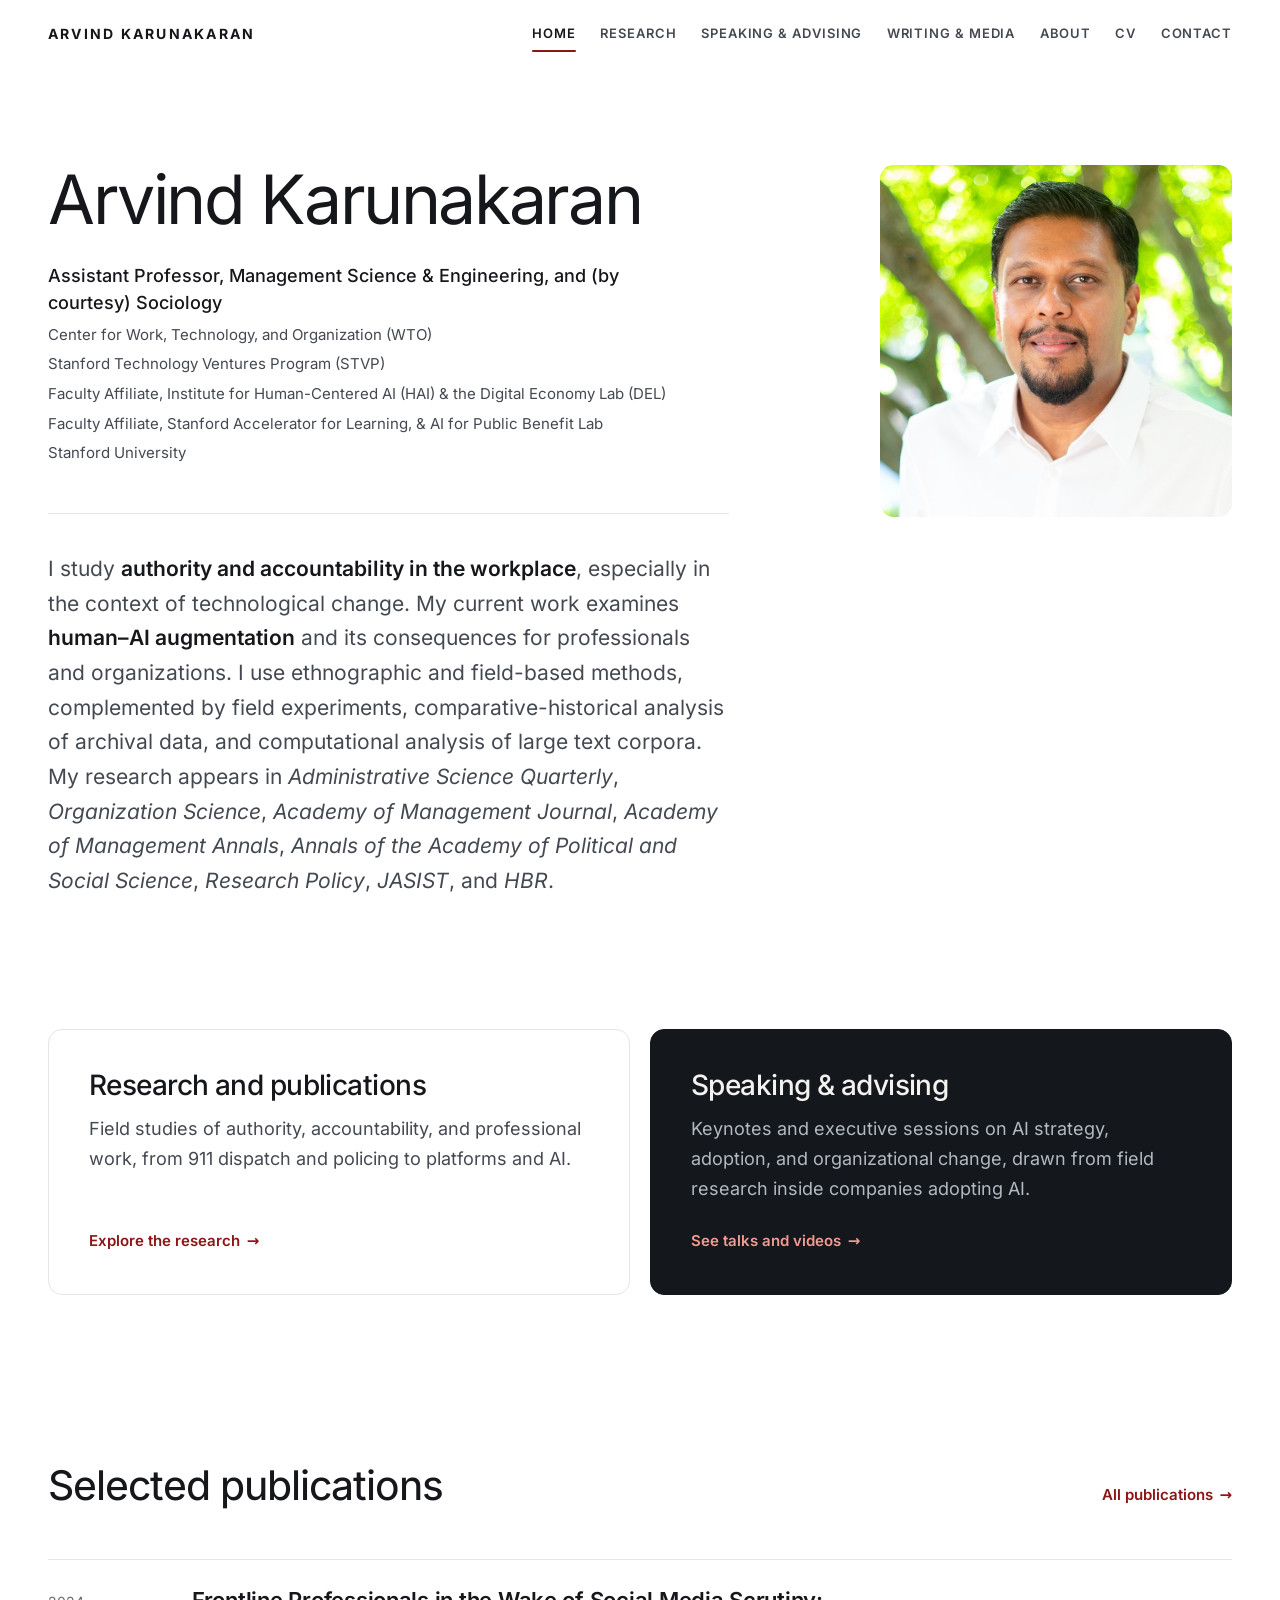
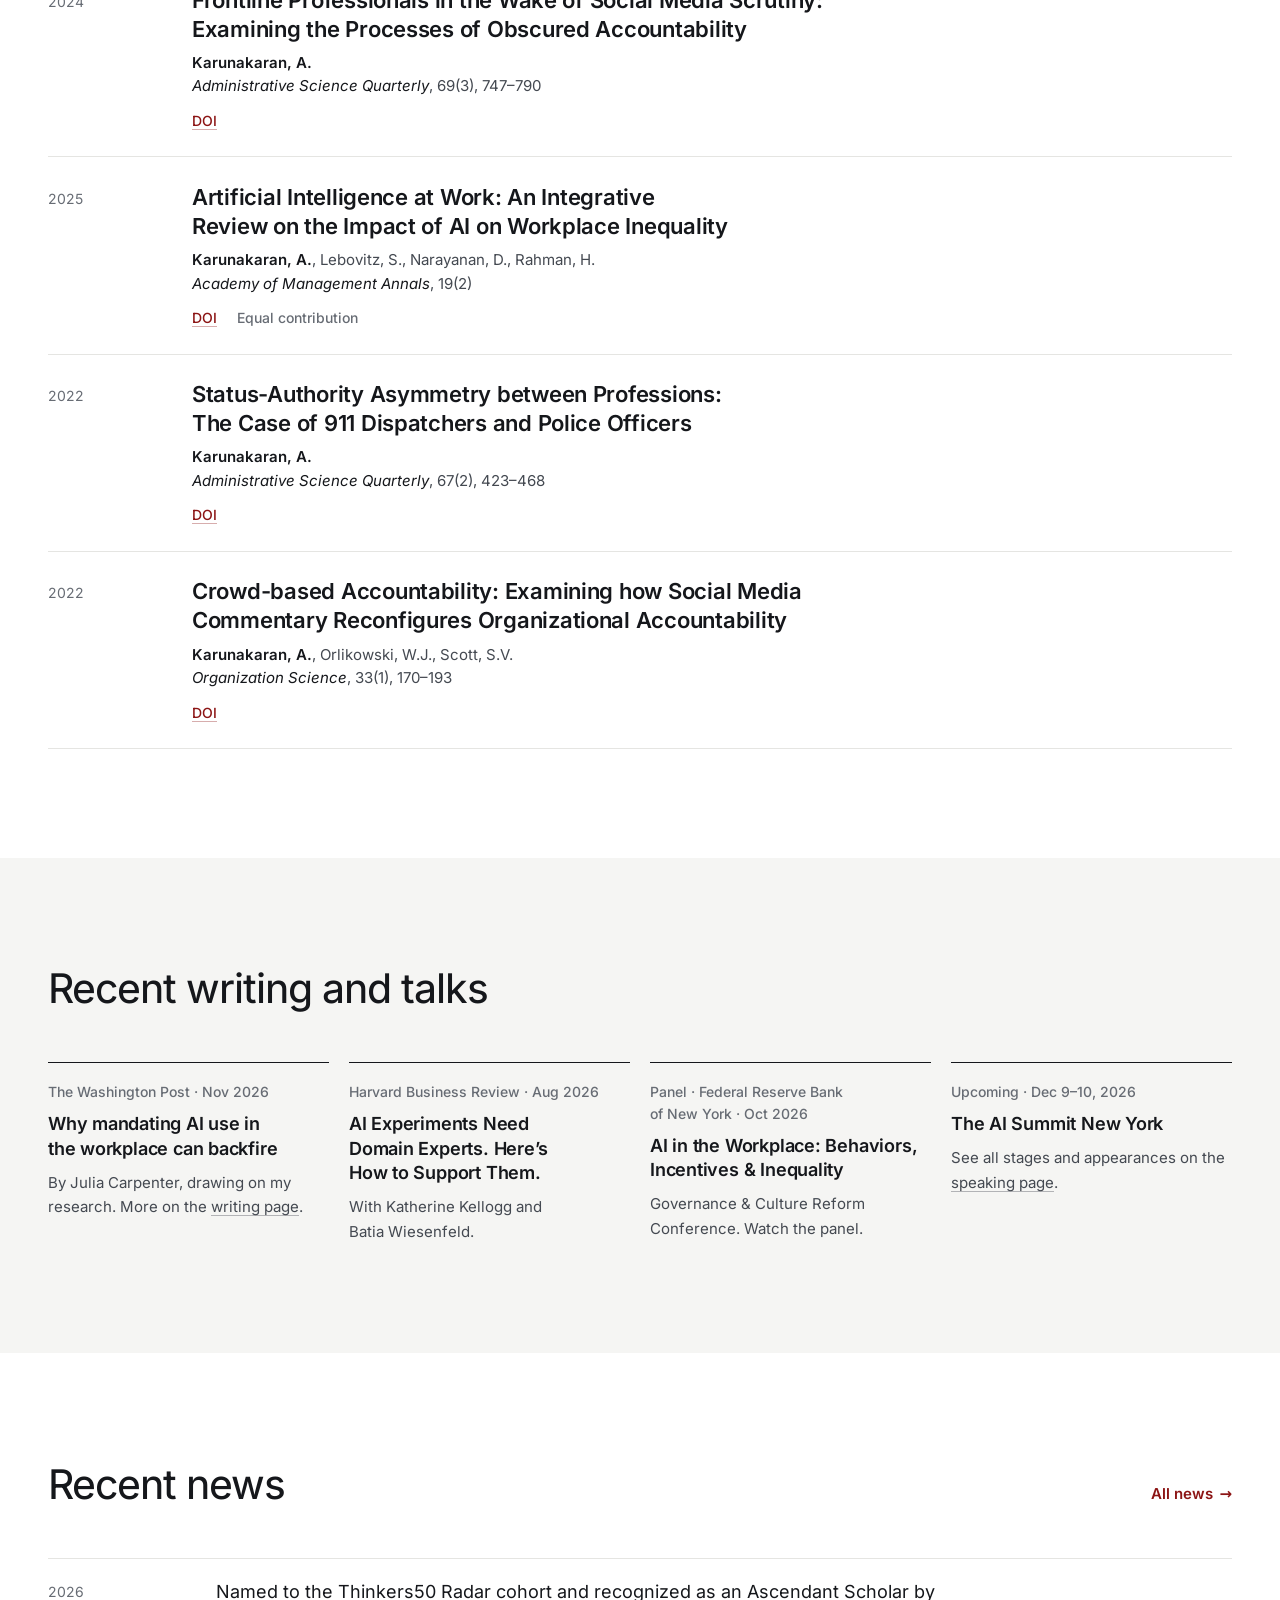
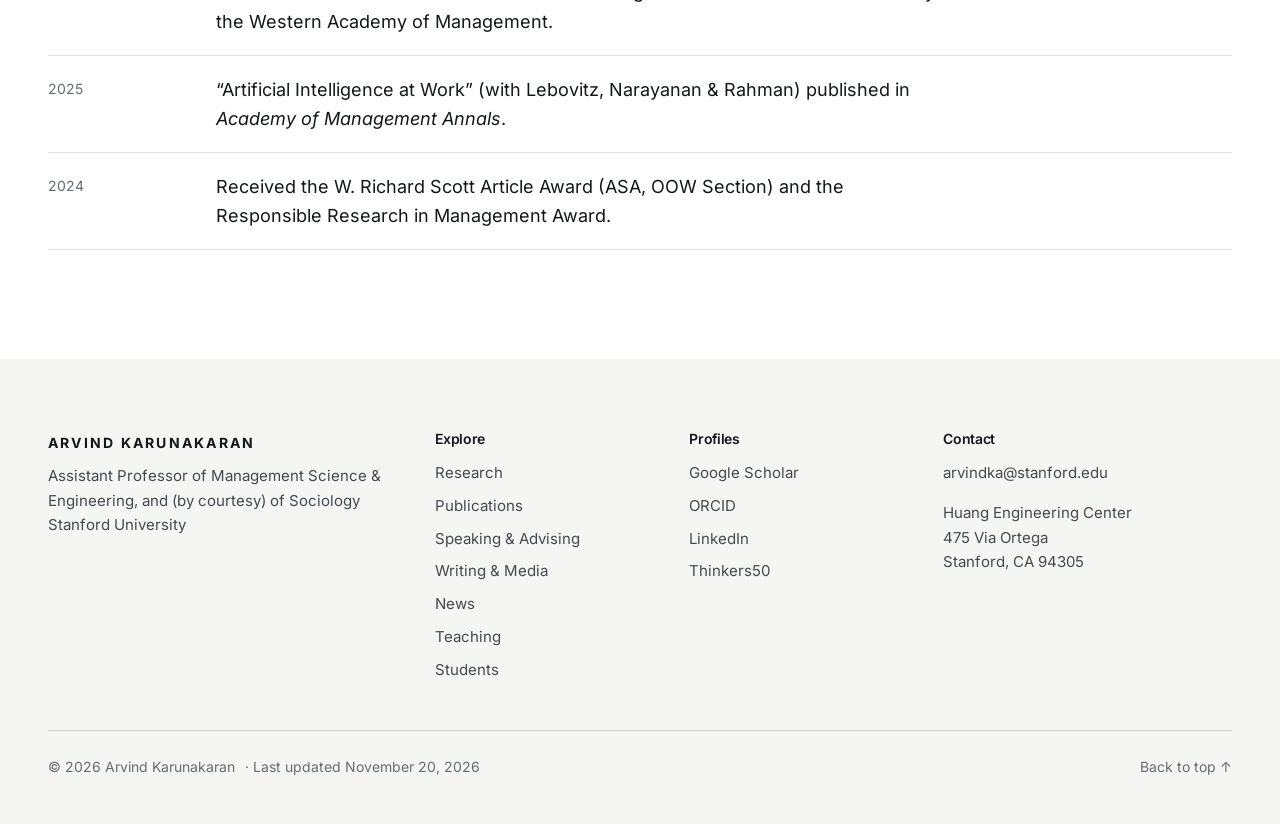
<file: index.html>
<!doctype html>
<html lang="en">
<head>
  <meta charset="utf-8">
  <meta name="viewport" content="width=device-width, initial-scale=1">
  <title>Arvind Karunakaran · Stanford University</title>
  <meta name="description" content="Arvind Karunakaran is an Assistant Professor of Management Science & Engineering at Stanford University. He studies authority and accountability in the workplace, and human–AI augmentation.">
  <link rel="canonical" href="https://www.arvindkarunakaran.com/">
  <meta property="og:type" content="website">
  <meta property="og:site_name" content="Arvind Karunakaran">
  <meta property="og:title" content="Arvind Karunakaran · Stanford University">
  <meta property="og:description" content="Research on authority, accountability, and human–AI augmentation at work. Keynotes and executive sessions on AI strategy, adoption, and organizational change.">
  <meta property="og:url" content="https://www.arvindkarunakaran.com/">
  <meta property="og:image" content="https://www.arvindkarunakaran.com/images/og-card.png">
  <meta property="og:image:width" content="1200">
  <meta property="og:image:height" content="630">
  <meta name="twitter:card" content="summary_large_image">
  <link rel="icon" href="images/favicon.svg" type="image/svg+xml">
  <link rel="preload" href="fonts/manrope-latin-wght-normal.woff2" as="font" type="font/woff2" crossorigin>
  <link rel="preload" href="fonts/inter-latin-wght-normal.woff2" as="font" type="font/woff2" crossorigin>
  <link rel="stylesheet" href="css/site.css">
  <script type="application/ld+json">
  {
    "@context": "https://schema.org",
    "@type": "Person",
    "name": "Arvind Karunakaran",
    "jobTitle": "Assistant Professor of Management Science & Engineering",
    "affiliation": { "@type": "CollegeOrUniversity", "name": "Stanford University" },
    "alumniOf": [{ "@type": "CollegeOrUniversity", "name": "MIT Sloan School of Management" }, { "@type": "CollegeOrUniversity", "name": "Penn State" }],
    "email": "mailto:arvindka@stanford.edu",
    "url": "https://www.arvindkarunakaran.com/",
    "image": "https://www.arvindkarunakaran.com/images/profile.jpg",
    "sameAs": [
      "https://scholar.google.com/citations?user=kNGnWBwAAAAJ",
      "https://orcid.org/0000-0002-6755-5815",
      "https://www.linkedin.com/in/arvind-karunakaran-7930509/",
      "https://thinkers50.com/biographies/arvind-karunakaran/"
    ]
  }
  </script>
</head>
<body data-nav="index.html">
<!-- HEADER:START -->
<a class="skip-link" href="#main">Skip to content</a>
<header class="site-header" id="top">
  <div class="container header-inner">
    <a class="wordmark" href="index.html">Arvind Karunakaran</a>
    <button class="nav-toggle" type="button" aria-expanded="false" aria-controls="site-nav"><span class="nav-toggle-text">Menu</span><span class="bars" aria-hidden="true"></span></button>
    <nav class="nav" id="site-nav" aria-label="Main">
      <ul>
        <li><a href="index.html" aria-current="page">Home</a></li>
        <li><a href="research.html">Research</a></li>
        <li><a href="speaking.html">Speaking &amp; Advising</a></li>
        <li><a href="writing.html">Writing &amp; Media</a></li>
        <li><a href="about.html">About</a></li>
        <li><a href="cv.html">CV</a></li>
        <li><a href="contact.html">Contact</a></li>
      </ul>
    </nav>
  </div>
</header>
<!-- HEADER:END -->

<main id="main">

  <section class="container intro" aria-labelledby="name">
    <div>
      <h1 id="name">Arvind Karunakaran</h1>
      <ul class="titles">
        <li>Assistant Professor, Management Science &amp; Engineering, and (by courtesy) Sociology</li>
        <li>Center for Work, Technology, and Organization (WTO)</li>
        <li>Stanford Technology Ventures Program (STVP)</li>
        <li>Faculty Affiliate, Institute for Human-Centered AI (HAI) &amp; the Digital Economy Lab (DEL)</li>
        <li>Faculty Affiliate, Stanford Accelerator for Learning, &amp; AI for Public Benefit Lab</li>
        <li>Stanford University</li>
      </ul>
      <p class="statement">I study <strong>authority and accountability in the workplace</strong>, especially in the context of technological change. My current work examines <strong>human–AI augmentation</strong> and its consequences for professionals and organizations. I use ethnographic and field-based methods, complemented by field experiments, comparative-historical analysis of archival data, and computational analysis of large text corpora. My research appears in <em>Administrative Science Quarterly</em>, <em>Organization Science</em>, <em>Academy of Management Journal</em>, <em>Academy of Management Annals</em>, <em>Annals of the Academy of Political and Social Science</em>, <em>Research Policy</em>, <em>JASIST</em>, and <em>HBR</em>.</p>
    </div>
    <figure class="portrait">
      <img src="images/profile.jpg" width="640" height="640" alt="Arvind Karunakaran">
    </figure>
  </section>


  <section class="container section--tight" aria-label="Where to go next">
    <div class="doors">
      <a class="door" href="research.html">
        <h2>Research and publications</h2>
        <p>Field studies of authority, accountability, and professional work, from 911 dispatch and policing to platforms and AI.</p>
        <span class="more">Explore the research</span>
      </a>
      <a class="door door--night" href="speaking.html">
        <h2>Speaking &amp; advising</h2>
        <p>Keynotes and executive sessions on AI strategy, adoption, and organizational change, drawn from field research inside companies adopting AI.</p>
        <span class="more">See talks and videos</span>
      </a>
    </div>
  </section>

  <section class="section" aria-labelledby="selected-publications">
    <div class="container">
      <div class="section-head section-head--row">
        <div>
          <h2 id="selected-publications">Selected publications</h2>
        </div>
        <a class="more" href="research.html#publications">All publications</a>
      </div>
      <ol class="pubs">
        <li class="pub">
          <div class="pub-year">2024</div>
          <div>
            <h3 class="pub-title"><a href="https://doi.org/10.1177/00018392241256303">Frontline Professionals in the Wake of Social Media Scrutiny: Examining the Processes of Obscured Accountability</a></h3>
            <p class="pub-authors"><span class="me">Karunakaran, A.</span></p>
            <p class="pub-venue"><em>Administrative Science Quarterly</em>, 69(3), 747–790</p>
            <div class="chips"><a class="chip" href="https://doi.org/10.1177/00018392241256303">DOI</a></div>
          </div>
        </li>
        <li class="pub">
          <div class="pub-year">2025</div>
          <div>
            <h3 class="pub-title"><a href="https://doi.org/10.5465/annals.2023.0230">Artificial Intelligence at Work: An Integrative Review on the Impact of AI on Workplace Inequality</a></h3>
            <p class="pub-authors"><span class="me">Karunakaran, A.</span>, Lebovitz, S., Narayanan, D., Rahman, H.</p>
            <p class="pub-venue"><em>Academy of Management Annals</em>, 19(2)</p>
            <div class="chips"><a class="chip" href="https://doi.org/10.5465/annals.2023.0230">DOI</a><span class="chip chip--note">Equal contribution</span></div>
          </div>
        </li>
        <li class="pub">
          <div class="pub-year">2022</div>
          <div>
            <h3 class="pub-title"><a href="https://doi.org/10.1177/00018392211059505">Status-Authority Asymmetry between Professions: The Case of 911 Dispatchers and Police Officers</a></h3>
            <p class="pub-authors"><span class="me">Karunakaran, A.</span></p>
            <p class="pub-venue"><em>Administrative Science Quarterly</em>, 67(2), 423–468</p>
            <div class="chips"><a class="chip" href="https://doi.org/10.1177/00018392211059505">DOI</a></div>
          </div>
        </li>
        <li class="pub">
          <div class="pub-year">2022</div>
          <div>
            <h3 class="pub-title"><a href="https://doi.org/10.1287/orsc.2021.1546">Crowd-based Accountability: Examining how Social Media Commentary Reconfigures Organizational Accountability</a></h3>
            <p class="pub-authors"><span class="me">Karunakaran, A.</span>, Orlikowski, W.J., Scott, S.V.</p>
            <p class="pub-venue"><em>Organization Science</em>, 33(1), 170–193</p>
            <div class="chips"><a class="chip" href="https://doi.org/10.1287/orsc.2021.1546">DOI</a></div>
          </div>
        </li>
      </ol>
    </div>
  </section>

  <section class="section band-alt" aria-labelledby="now">
    <div class="container">
      <div class="section-head">
        <h2 id="now">Recent writing and talks</h2>
      </div>
      <div class="now-grid">
        <article class="now-card">
          <span class="label">The Washington Post · Nov 2026</span>
          <h3><a href="https://www.washingtonpost.com/business/2026/11/02/why-mandating-ai-use-workplace-can-backfire/">Why mandating AI use in the workplace can backfire</a></h3>
          <p>By Julia Carpenter, drawing on my research. More on the <a href="writing.html">writing page</a>.</p>
        </article>
        <article class="now-card">
          <span class="label">Harvard Business Review · Aug 2026</span>
          <h3><a href="https://hbr.org/2026/08/ai-experiments-need-domain-experts-heres-how-to-support-them">AI Experiments Need Domain Experts. Here’s How to Support Them.</a></h3>
          <p>With Katherine Kellogg and Batia Wiesenfeld.</p>
        </article>
        <article class="now-card">
          <span class="label">Panel · Federal Reserve Bank of New York · Oct 2026</span>
          <h3><a href="speaking.html#nyfed-panel">AI in the Workplace: Behaviors, Incentives &amp; Inequality</a></h3>
          <p>Governance &amp; Culture Reform Conference. Watch the panel.</p>
        </article>
        <article class="now-card">
          <span class="label">Upcoming · Dec 9–10, 2026</span>
          <h3><a href="https://newyork.theaisummit.com/speakers/arvind-karunakaran">The AI Summit New York</a></h3>
          <p>See all stages and appearances on the <a href="speaking.html#appearances">speaking page</a>.</p>
        </article>
      </div>
    </div>
  </section>

  <section class="section" aria-labelledby="recent-news">
    <div class="container">
      <div class="section-head section-head--row">
        <div>
          <h2 id="recent-news">Recent news</h2>
        </div>
        <a class="more" href="news.html">All news</a>
      </div>
      <ul class="dated">
        <li><time datetime="2026">2026</time><div class="what">Named to the Thinkers50 Radar cohort and recognized as an Ascendant Scholar by the Western Academy of Management.</div></li>
        <li><time datetime="2025">2025</time><div class="what">“Artificial Intelligence at Work” (with Lebovitz, Narayanan &amp; Rahman) published in <em>Academy of Management Annals</em>.</div></li>
        <li><time datetime="2024">2024</time><div class="what">Received the W. Richard Scott Article Award (ASA, OOW Section) and the Responsible Research in Management Award.</div></li>
      </ul>
    </div>
  </section>

</main>

<!-- FOOTER:START -->
<footer class="site-footer">
  <div class="container footer-grid">
    <div class="footer-id">
      <a class="wordmark" href="index.html">Arvind Karunakaran</a>
      <p>Assistant Professor of Management Science &amp; Engineering, and (by courtesy) of Sociology<br>Stanford University</p>
    </div>
    <nav aria-label="Footer">
      <h2 class="footer-h">Explore</h2>
      <ul>
        <li><a href="research.html">Research</a></li>
        <li><a href="research.html#publications">Publications</a></li>
        <li><a href="speaking.html">Speaking &amp; Advising</a></li>
        <li><a href="writing.html">Writing &amp; Media</a></li>
        <li><a href="news.html">News</a></li>
        <li><a href="about.html#teaching">Teaching</a></li>
        <li><a href="about.html#students">Students</a></li>
      </ul>
    </nav>
    <div>
      <h2 class="footer-h">Profiles</h2>
      <ul>
        <li><a href="https://scholar.google.com/citations?user=kNGnWBwAAAAJ&amp;hl=en">Google Scholar</a></li>
        <li><a href="https://orcid.org/0000-0002-6755-5815">ORCID</a></li>
        <li><a href="https://www.linkedin.com/in/arvind-karunakaran-7930509/">LinkedIn</a></li>
        <li><a href="https://thinkers50.com/biographies/arvind-karunakaran/">Thinkers50</a></li>
      </ul>
    </div>
    <div>
      <h2 class="footer-h">Contact</h2>
      <p><a href="mailto:arvindka@stanford.edu">arvindka@stanford.edu</a></p>
      <p>Huang Engineering Center<br>475 Via Ortega<br>Stanford, CA 94305</p>
    </div>
  </div>
  <div class="container footer-base">
    <p>© 2026 Arvind Karunakaran <span class="build-date">Last updated November 20, 2026</span></p>
    <p><a href="#top">Back to top ↑</a></p>
  </div>
</footer>
<script src="js/site.js" defer></script>
<!-- FOOTER:END -->
</body>
</html>
</file>
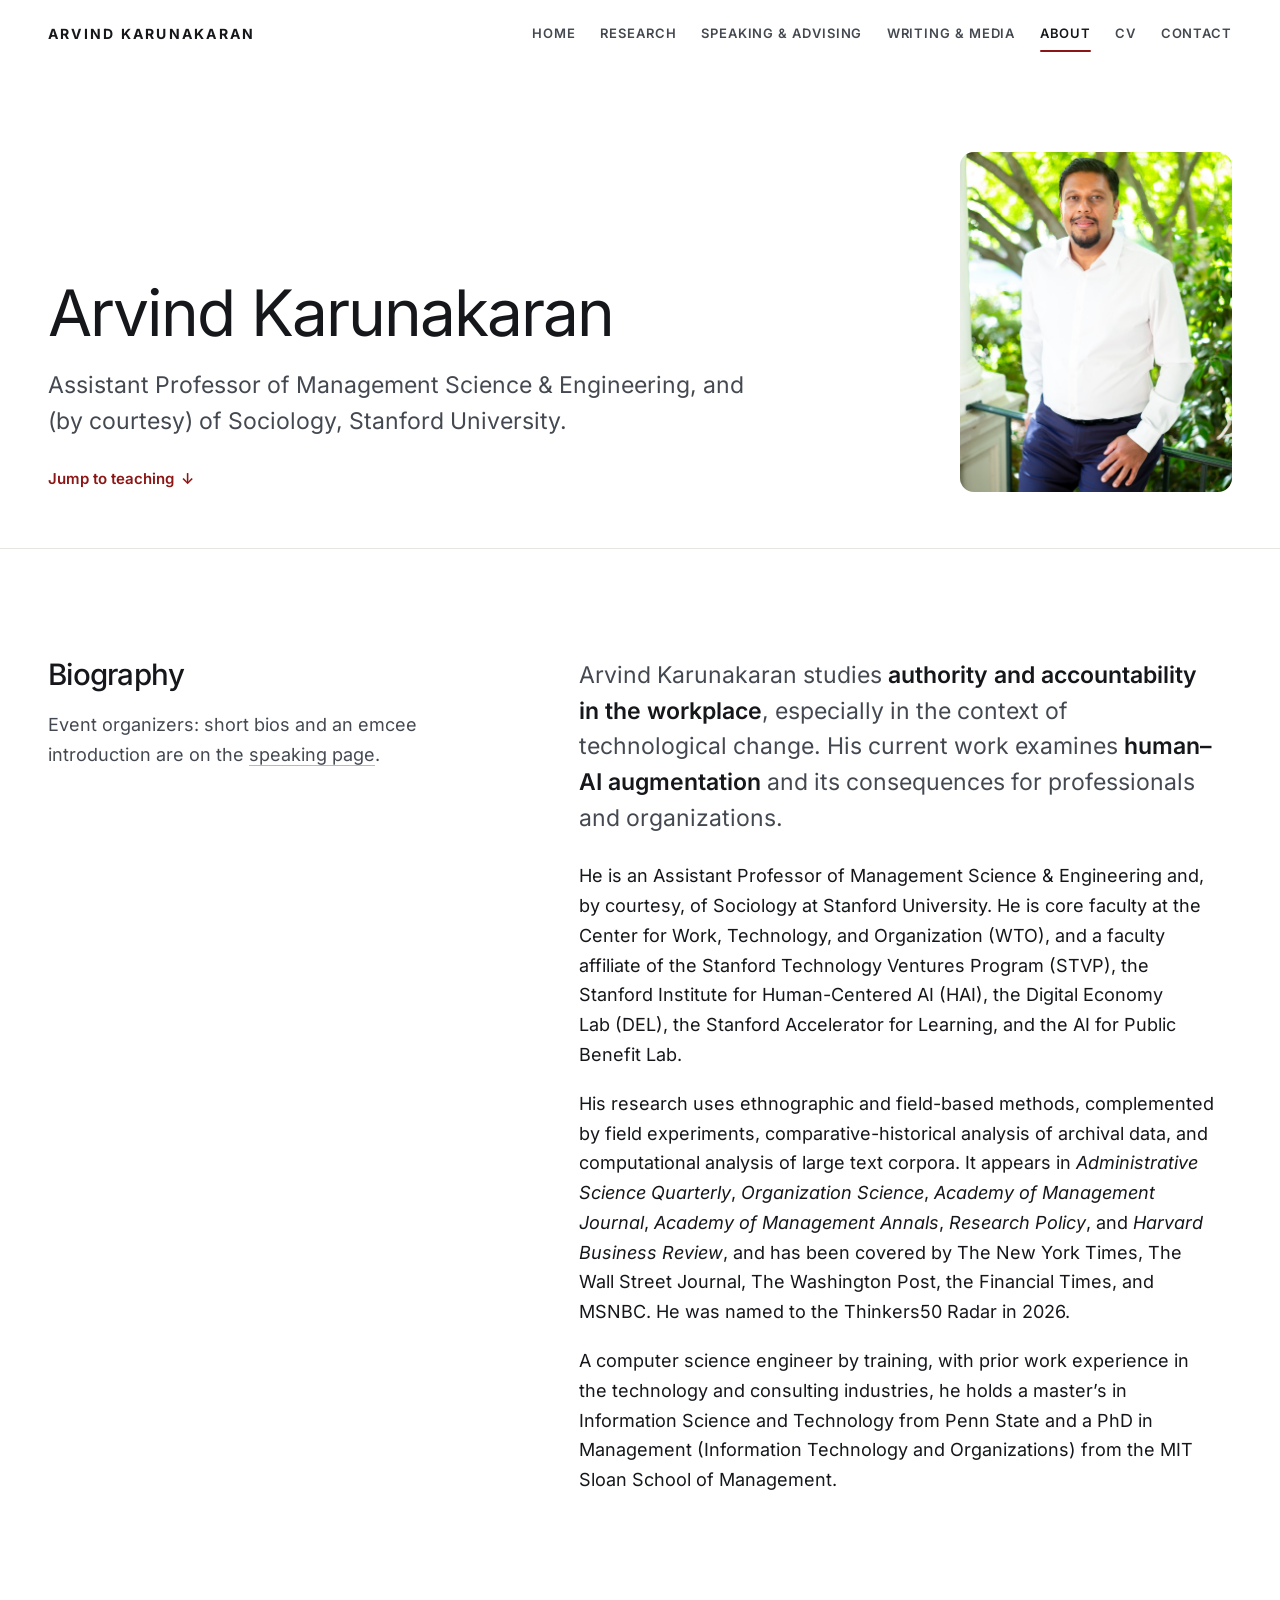
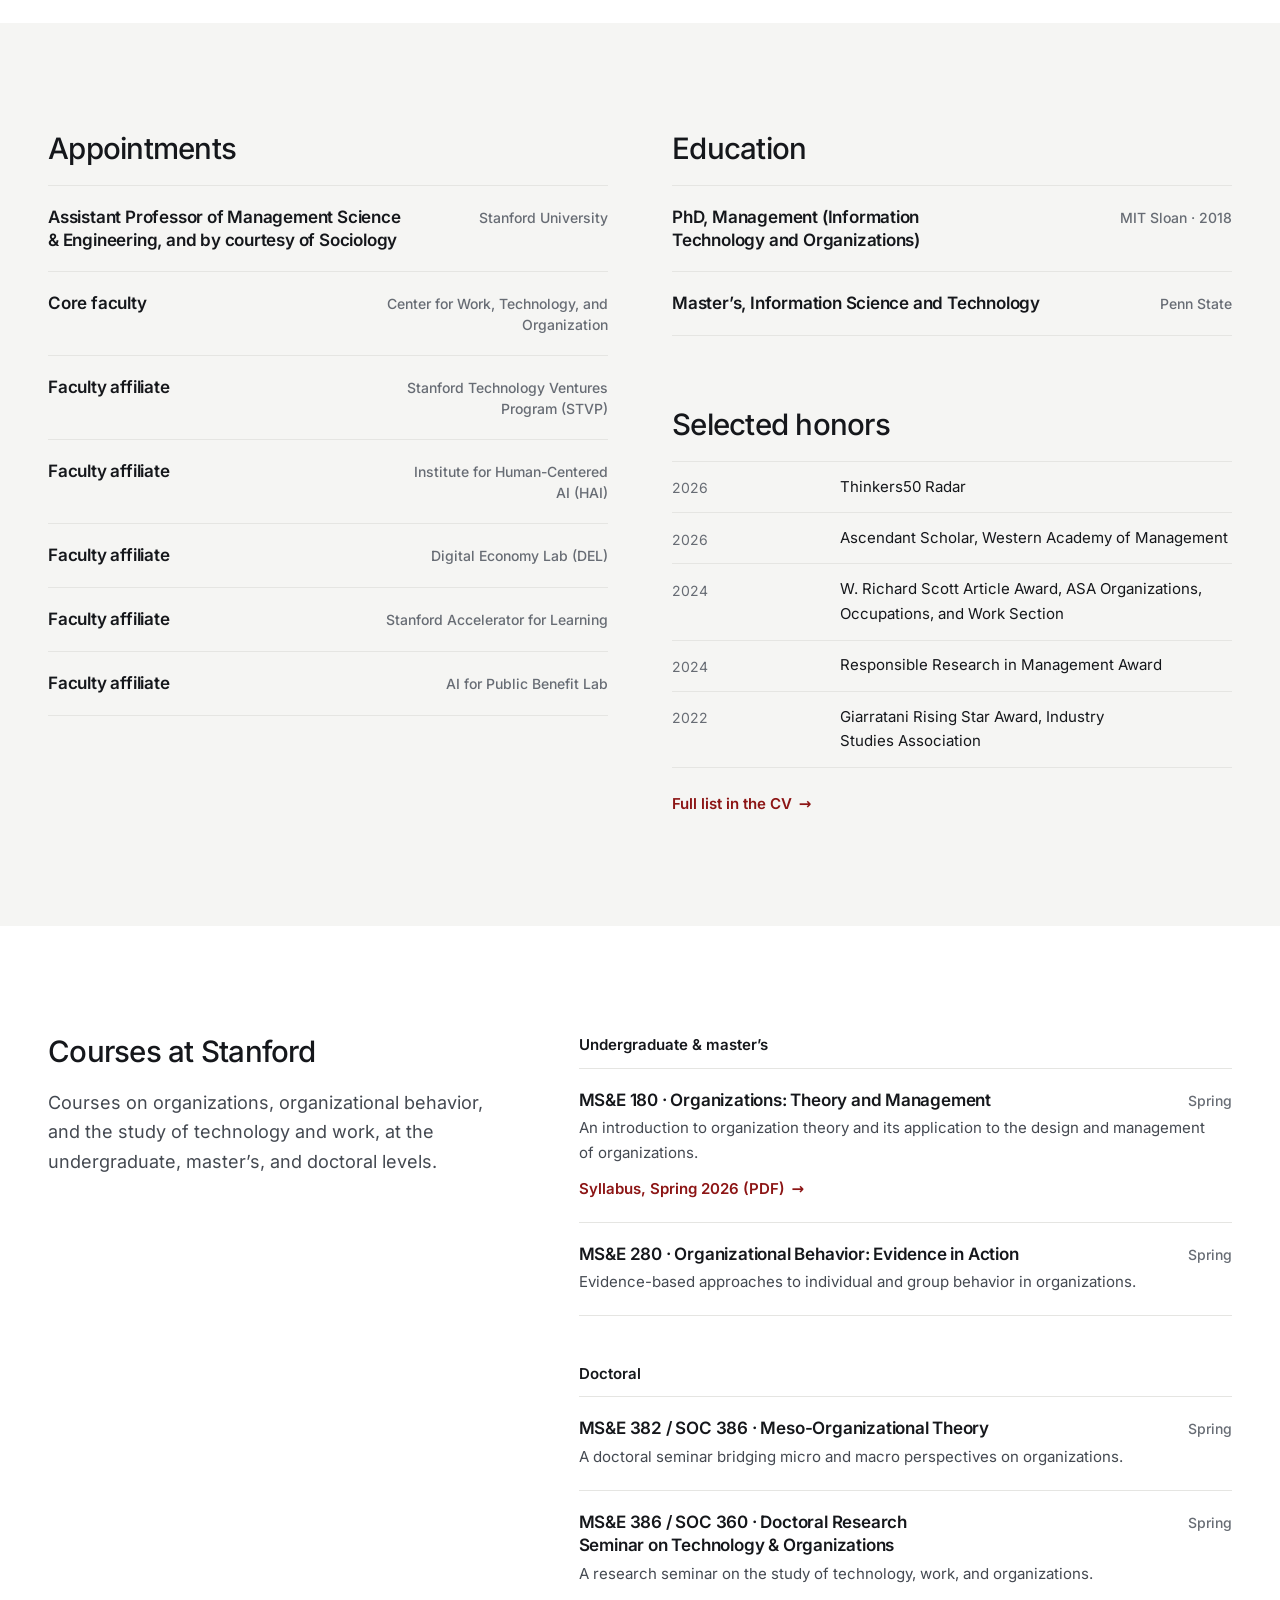
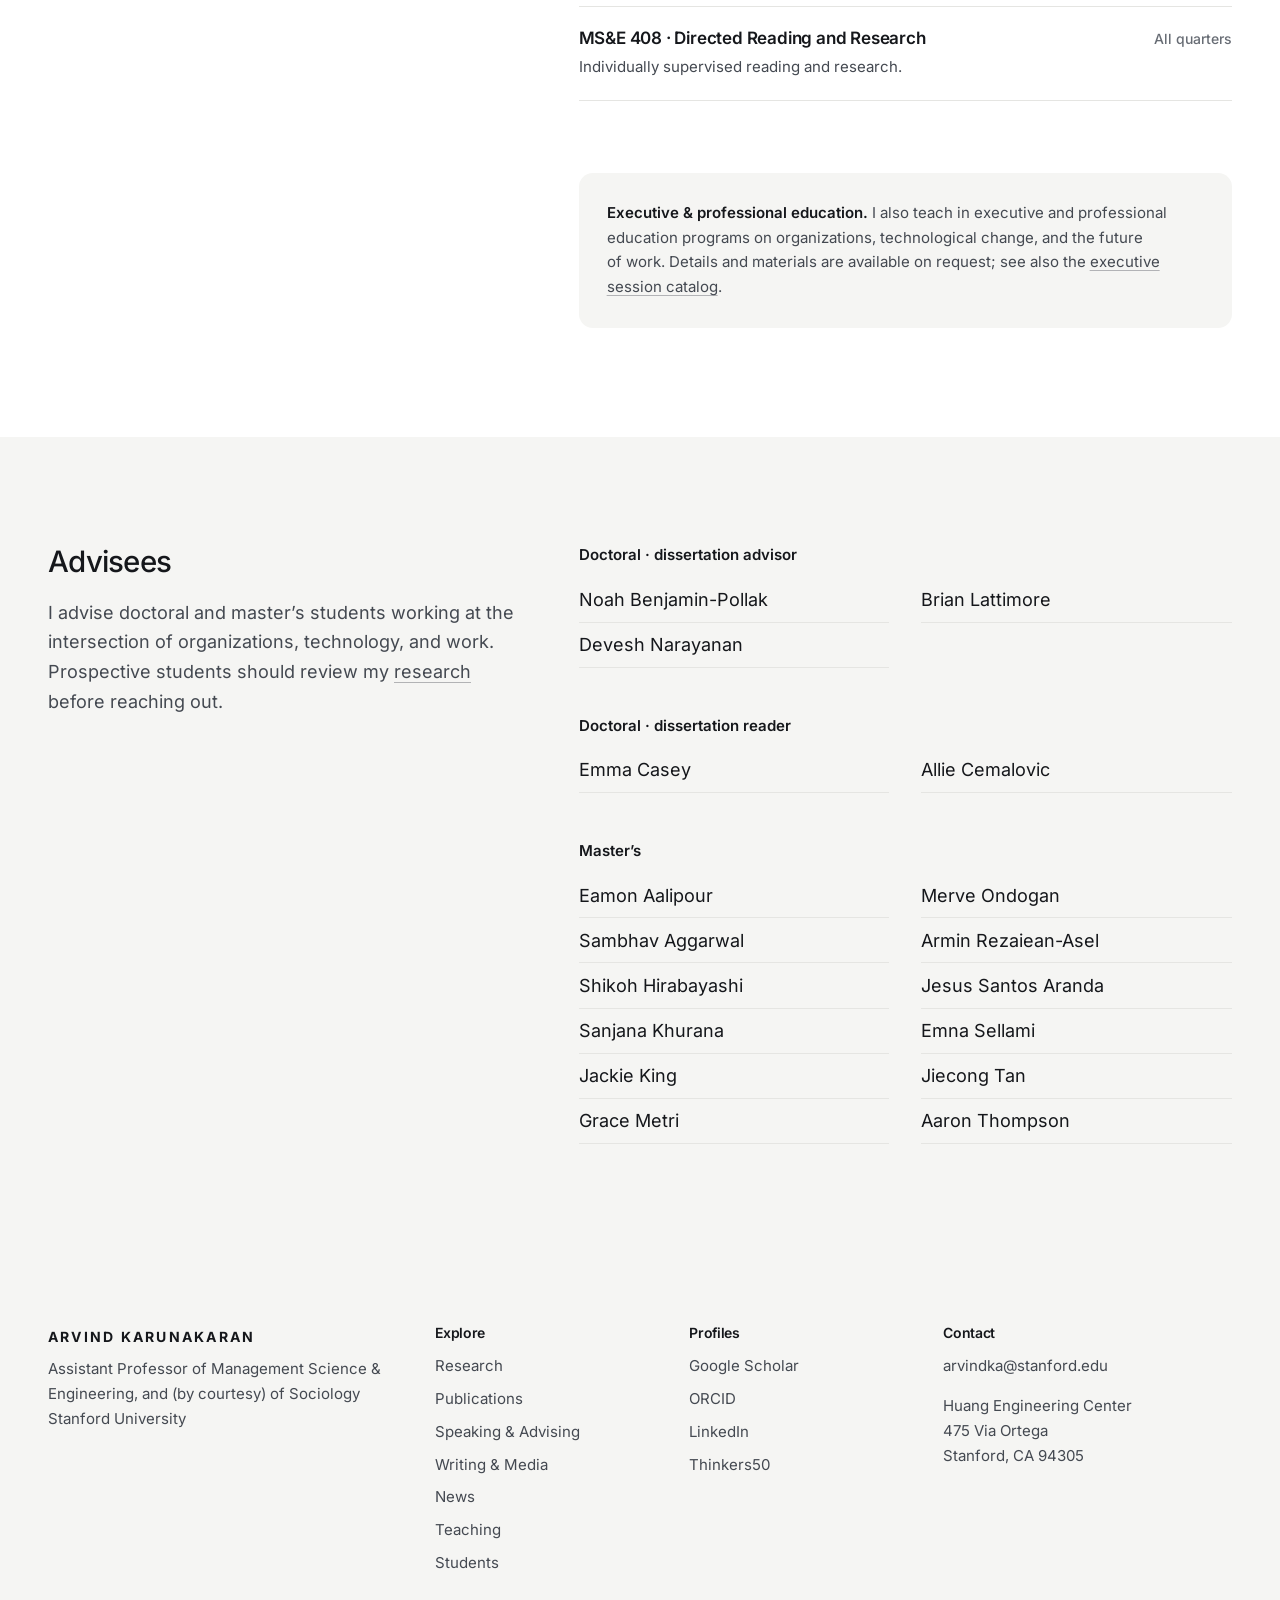
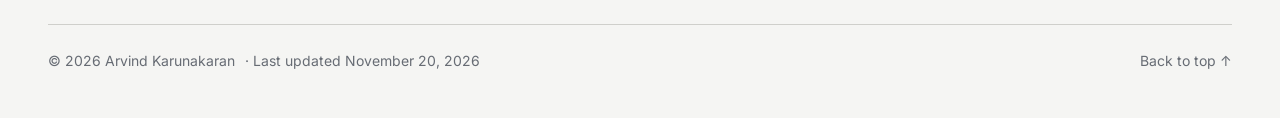
<file: about.html>
<!doctype html>
<html lang="en">
<head>
  <meta charset="utf-8">
  <meta name="viewport" content="width=device-width, initial-scale=1">
  <title>About · Arvind Karunakaran</title>
  <meta name="description" content="Biography of Arvind Karunakaran, Assistant Professor of Management Science & Engineering at Stanford University: appointments, education, teaching, and students.">
  <link rel="canonical" href="https://www.arvindkarunakaran.com/about.html">
  <meta property="og:type" content="profile">
  <meta property="og:site_name" content="Arvind Karunakaran">
  <meta property="og:title" content="About · Arvind Karunakaran">
  <meta property="og:description" content="Biography, appointments, education, teaching, and students.">
  <meta property="og:image" content="https://www.arvindkarunakaran.com/images/og-card.png">
  <meta name="twitter:card" content="summary_large_image">
  <link rel="icon" href="images/favicon.svg" type="image/svg+xml">
  <link rel="preload" href="fonts/manrope-latin-wght-normal.woff2" as="font" type="font/woff2" crossorigin>
  <link rel="preload" href="fonts/inter-latin-wght-normal.woff2" as="font" type="font/woff2" crossorigin>
  <link rel="stylesheet" href="css/site.css">
</head>
<body data-nav="about.html">
<!-- HEADER:START -->
<a class="skip-link" href="#main">Skip to content</a>
<header class="site-header" id="top">
  <div class="container header-inner">
    <a class="wordmark" href="index.html">Arvind Karunakaran</a>
    <button class="nav-toggle" type="button" aria-expanded="false" aria-controls="site-nav"><span class="nav-toggle-text">Menu</span><span class="bars" aria-hidden="true"></span></button>
    <nav class="nav" id="site-nav" aria-label="Main">
      <ul>
        <li><a href="index.html">Home</a></li>
        <li><a href="research.html">Research</a></li>
        <li><a href="speaking.html">Speaking &amp; Advising</a></li>
        <li><a href="writing.html">Writing &amp; Media</a></li>
        <li><a href="about.html" aria-current="page">About</a></li>
        <li><a href="cv.html">CV</a></li>
        <li><a href="contact.html">Contact</a></li>
      </ul>
    </nav>
  </div>
</header>
<!-- HEADER:END -->

<main id="main">

  <header class="page-head">
    <div class="container page-head--media">
      <div>
        <h1>Arvind Karunakaran</h1>
        <p class="lead">Assistant Professor of Management Science &amp; Engineering, and (by courtesy) of Sociology, Stanford University.</p>
        <p class="page-jumps"><a class="more more--down" href="#teaching">Jump to teaching</a></p>
      </div>
      <img src="images/arvind-hero.jpg" width="1100" height="1647" alt="Arvind Karunakaran">
    </div>
  </header>

  <section class="section" id="bio" aria-labelledby="bio-h">
    <div class="container split">
      <div class="split-aside">
        <h2 id="bio-h" class="subhead">Biography</h2>
        <p class="muted">Event organizers: short bios and an emcee introduction are on the <a href="speaking.html#bio">speaking page</a>.</p>
      </div>
      <div class="prose">
        <p class="lead">Arvind Karunakaran studies <strong>authority and accountability in the workplace</strong>, especially in the context of technological change. His current work examines <strong>human–AI augmentation</strong> and its consequences for professionals and organizations.</p>
        <p>He is an Assistant Professor of Management Science &amp; Engineering and, by courtesy, of Sociology at Stanford University. He is core faculty at the Center for Work, Technology, and Organization (WTO), and a faculty affiliate of the Stanford Technology Ventures Program (STVP), the Stanford Institute for Human-Centered AI (HAI), the Digital Economy Lab (DEL), the Stanford Accelerator for Learning, and the AI for Public Benefit Lab.</p>
        <p>His research uses ethnographic and field-based methods, complemented by field experiments, comparative-historical analysis of archival data, and computational analysis of large text corpora. It appears in <em>Administrative Science Quarterly</em>, <em>Organization Science</em>, <em>Academy of Management Journal</em>, <em>Academy of Management Annals</em>, <em>Research Policy</em>, and <em>Harvard Business Review</em>, and has been covered by The New York Times, The Wall Street Journal, The Washington Post, the Financial Times, and MSNBC. He was named to the Thinkers50 Radar in 2026.</p>
        <p>A computer science engineer by training, with prior work experience in the technology and consulting industries, he holds a master’s in Information Science and Technology from Penn State and a PhD in Management (Information Technology and Organizations) from the MIT Sloan School of Management.</p>
      </div>
    </div>
  </section>

  <section class="section band-alt" aria-labelledby="appointments-h">
    <div class="container split split--even">
      <div>
        <h2 id="appointments-h" class="subhead">Appointments</h2>
        <ul class="rows">
          <li><h3>Assistant Professor of Management Science &amp; Engineering, and by courtesy of Sociology</h3><span class="label">Stanford University</span></li>
          <li><h3>Core faculty</h3><span class="label">Center for Work, Technology, and Organization</span></li>
          <li><h3>Faculty affiliate</h3><span class="label">Stanford Technology Ventures Program (STVP)</span></li>
          <li><h3>Faculty affiliate</h3><span class="label">Institute for Human-Centered AI (HAI)</span></li>
          <li><h3>Faculty affiliate</h3><span class="label">Digital Economy Lab (DEL)</span></li>
          <li><h3>Faculty affiliate</h3><span class="label">Stanford Accelerator for Learning</span></li>
          <li><h3>Faculty affiliate</h3><span class="label">AI for Public Benefit Lab</span></li>
        </ul>
      </div>
      <div>
        <h2 class="subhead">Education</h2>
        <ul class="rows">
          <li><h3>PhD, Management (Information Technology and Organizations)</h3><span class="label">MIT Sloan · 2018</span></li>
          <li><h3>Master’s, Information Science and Technology</h3><span class="label">Penn State</span></li>
        </ul>
        <h2 class="subhead gap-top">Selected honors</h2>
        <ul class="dated dated--compact">
          <li><span class="when">2026</span><div class="what">Thinkers50 Radar</div></li>
          <li><span class="when">2026</span><div class="what">Ascendant Scholar, Western Academy of Management</div></li>
          <li><span class="when">2024</span><div class="what">W. Richard Scott Article Award, ASA Organizations, Occupations, and Work Section</div></li>
          <li><span class="when">2024</span><div class="what">Responsible Research in Management Award</div></li>
          <li><span class="when">2022</span><div class="what">Giarratani Rising Star Award, Industry Studies Association</div></li>
        </ul>
        <p class="mt-m"><a class="more" href="cv.html#honors">Full list in the CV</a></p>
      </div>
    </div>
  </section>

  <section class="section" id="teaching" aria-labelledby="teaching-h">
    <div class="container split">
      <div class="split-aside">
        <h2 id="teaching-h" class="subhead">Courses at Stanford</h2>
        <p class="muted">Courses on organizations, organizational behavior, and the study of technology and work, at the undergraduate, master’s, and doctoral levels.</p>
      </div>
      <div>
        <h3 class="list-label">Undergraduate &amp; master’s</h3>
        <ul class="rows">
          <li><h3>MS&amp;E 180 · Organizations: Theory and Management</h3><span class="label">Spring</span><p>An introduction to organization theory and its application to the design and management of organizations.</p><a class="more" href="files/syllabi/msande180-spring2026.pdf">Syllabus, Spring 2026 (PDF)</a></li>
          <li><h3>MS&amp;E 280 · Organizational Behavior: Evidence in Action</h3><span class="label">Spring</span><p>Evidence-based approaches to individual and group behavior in organizations.</p></li>
        </ul>
        <h3 class="list-label gap-top">Doctoral</h3>
        <ul class="rows">
          <li><h3>MS&amp;E 382 / SOC 386 · Meso-Organizational Theory</h3><span class="label">Spring</span><p>A doctoral seminar bridging micro and macro perspectives on organizations.</p></li>
          <li><h3>MS&amp;E 386 / SOC 360 · Doctoral Research Seminar on Technology &amp; Organizations</h3><span class="label">Spring</span><p>A research seminar on the study of technology, work, and organizations.</p></li>
          <li><h3>MS&amp;E 408 · Directed Reading and Research</h3><span class="label">All quarters</span><p>Individually supervised reading and research.</p></li>
        </ul>
        <p class="callout gap-top"><strong>Executive &amp; professional education.</strong> I also teach in executive and professional education programs on organizations, technological change, and the future of work. Details and materials are available on request; see also the <a href="speaking.html#sessions">executive session catalog</a>.</p>
      </div>
    </div>
  </section>

  <section class="section band-alt" id="students" aria-labelledby="students-h">
    <div class="container split">
      <div class="split-aside">
        <h2 id="students-h" class="subhead">Advisees</h2>
        <p class="muted">I advise doctoral and master’s students working at the intersection of organizations, technology, and work. Prospective students should review my <a href="research.html">research</a> before reaching out.</p>
      </div>
      <div>
        <h3 class="list-label">Doctoral · dissertation advisor</h3>
        <ul class="names">
          <li>Noah Benjamin-Pollak</li>
          <li>Devesh Narayanan</li>
          <li>Brian Lattimore</li>
        </ul>
        <h3 class="list-label gap-top">Doctoral · dissertation reader</h3>
        <ul class="names">
          <li>Emma Casey</li>
          <li>Allie Cemalovic</li>
        </ul>
        <h3 class="list-label gap-top">Master’s</h3>
        <ul class="names">
          <li>Eamon Aalipour</li>
          <li>Sambhav Aggarwal</li>
          <li>Shikoh Hirabayashi</li>
          <li>Sanjana Khurana</li>
          <li>Jackie King</li>
          <li>Grace Metri</li>
          <li>Merve Ondogan</li>
          <li>Armin Rezaiean-Asel</li>
          <li>Jesus Santos Aranda</li>
          <li>Emna Sellami</li>
          <li>Jiecong Tan</li>
          <li>Aaron Thompson</li>
        </ul>
      </div>
    </div>
  </section>

</main>

<!-- FOOTER:START -->
<footer class="site-footer">
  <div class="container footer-grid">
    <div class="footer-id">
      <a class="wordmark" href="index.html">Arvind Karunakaran</a>
      <p>Assistant Professor of Management Science &amp; Engineering, and (by courtesy) of Sociology<br>Stanford University</p>
    </div>
    <nav aria-label="Footer">
      <h2 class="footer-h">Explore</h2>
      <ul>
        <li><a href="research.html">Research</a></li>
        <li><a href="research.html#publications">Publications</a></li>
        <li><a href="speaking.html">Speaking &amp; Advising</a></li>
        <li><a href="writing.html">Writing &amp; Media</a></li>
        <li><a href="news.html">News</a></li>
        <li><a href="about.html#teaching">Teaching</a></li>
        <li><a href="about.html#students">Students</a></li>
      </ul>
    </nav>
    <div>
      <h2 class="footer-h">Profiles</h2>
      <ul>
        <li><a href="https://scholar.google.com/citations?user=kNGnWBwAAAAJ&amp;hl=en">Google Scholar</a></li>
        <li><a href="https://orcid.org/0000-0002-6755-5815">ORCID</a></li>
        <li><a href="https://www.linkedin.com/in/arvind-karunakaran-7930509/">LinkedIn</a></li>
        <li><a href="https://thinkers50.com/biographies/arvind-karunakaran/">Thinkers50</a></li>
      </ul>
    </div>
    <div>
      <h2 class="footer-h">Contact</h2>
      <p><a href="mailto:arvindka@stanford.edu">arvindka@stanford.edu</a></p>
      <p>Huang Engineering Center<br>475 Via Ortega<br>Stanford, CA 94305</p>
    </div>
  </div>
  <div class="container footer-base">
    <p>© 2026 Arvind Karunakaran <span class="build-date">Last updated November 20, 2026</span></p>
    <p><a href="#top">Back to top ↑</a></p>
  </div>
</footer>
<script src="js/site.js" defer></script>
<!-- FOOTER:END -->
</body>
</html>
</file>
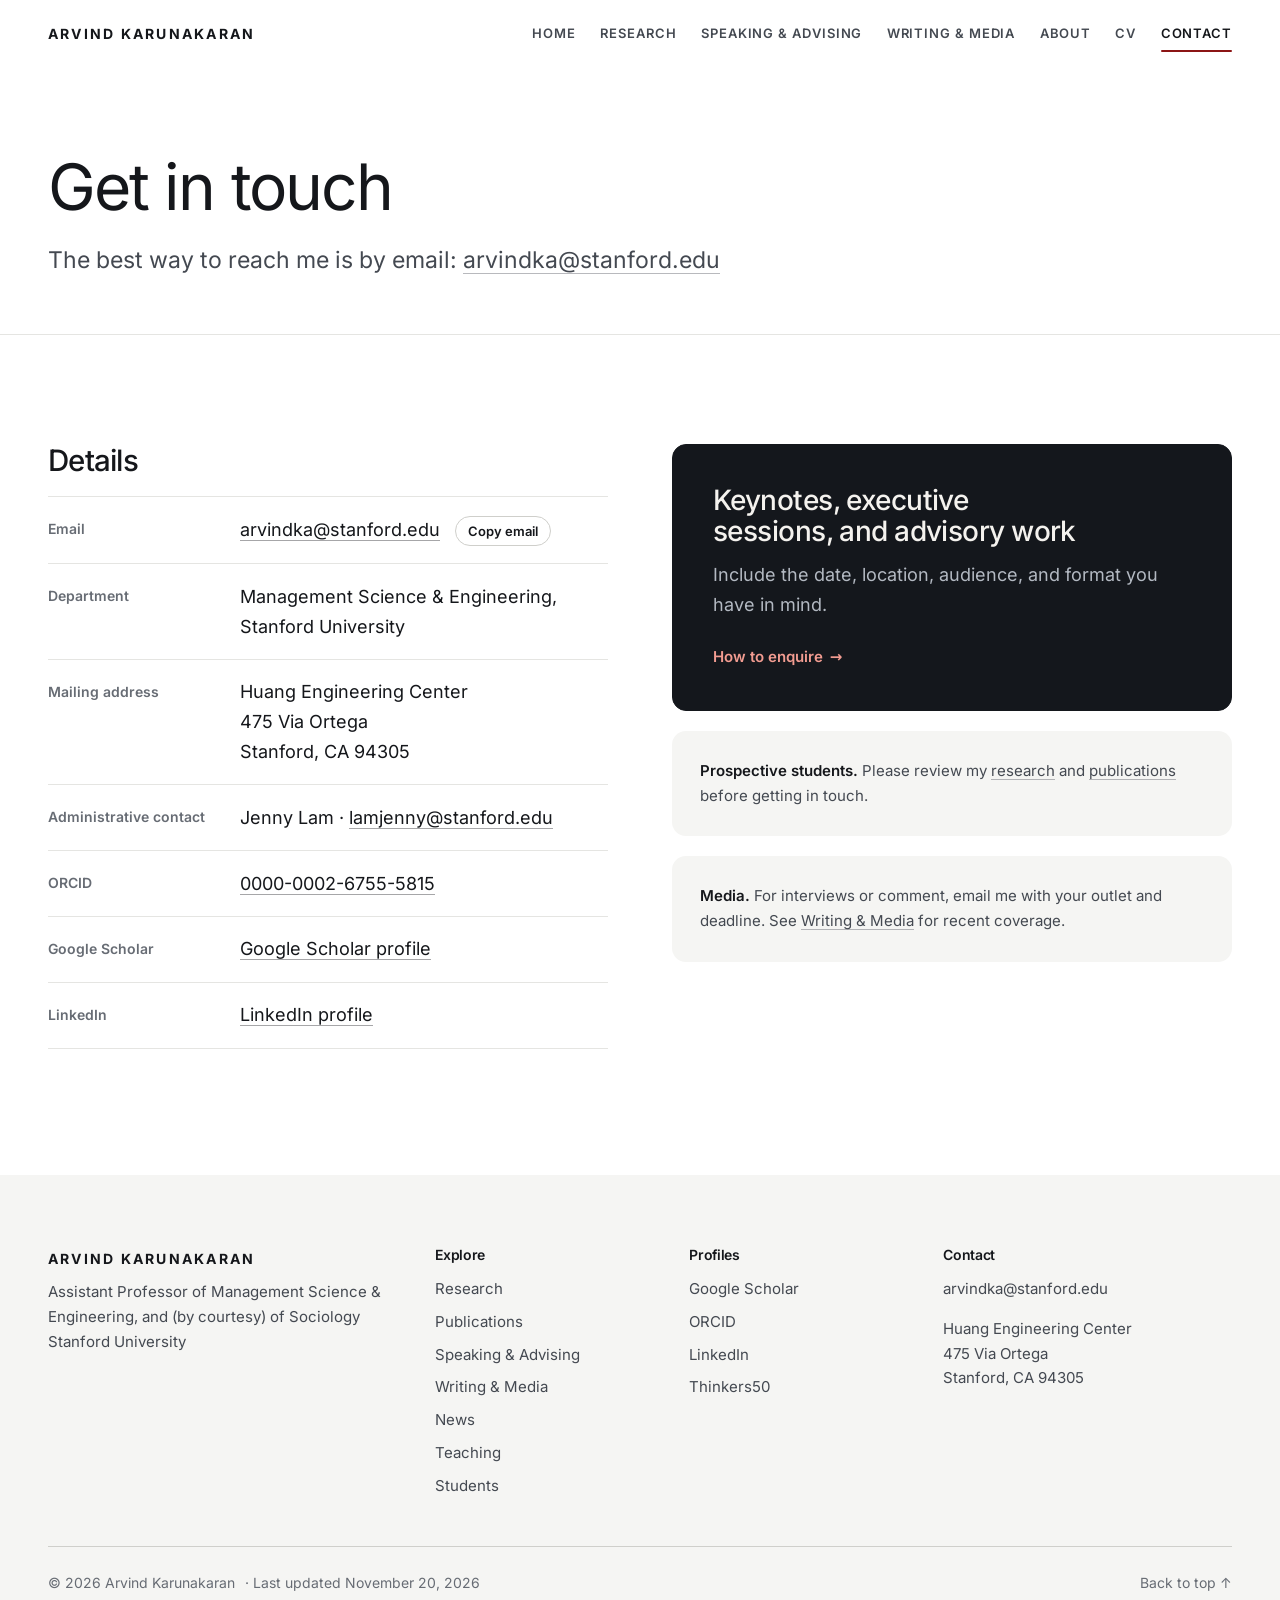
<file: contact.html>
<!doctype html>
<html lang="en">
<head>
  <meta charset="utf-8">
  <meta name="viewport" content="width=device-width, initial-scale=1">
  <title>Contact · Arvind Karunakaran</title>
  <meta name="description" content="How to reach Arvind Karunakaran at Stanford University, for research, students, speaking, and media.">
  <link rel="canonical" href="https://www.arvindkarunakaran.com/contact.html">
  <meta property="og:type" content="website">
  <meta property="og:site_name" content="Arvind Karunakaran">
  <meta property="og:title" content="Contact · Arvind Karunakaran">
  <meta property="og:description" content="How to reach Arvind Karunakaran at Stanford University.">
  <meta property="og:image" content="https://www.arvindkarunakaran.com/images/og-card.png">
  <meta name="twitter:card" content="summary_large_image">
  <link rel="icon" href="images/favicon.svg" type="image/svg+xml">
  <link rel="preload" href="fonts/manrope-latin-wght-normal.woff2" as="font" type="font/woff2" crossorigin>
  <link rel="preload" href="fonts/inter-latin-wght-normal.woff2" as="font" type="font/woff2" crossorigin>
  <link rel="stylesheet" href="css/site.css">
</head>
<body data-nav="contact.html">
<!-- HEADER:START -->
<a class="skip-link" href="#main">Skip to content</a>
<header class="site-header" id="top">
  <div class="container header-inner">
    <a class="wordmark" href="index.html">Arvind Karunakaran</a>
    <button class="nav-toggle" type="button" aria-expanded="false" aria-controls="site-nav"><span class="nav-toggle-text">Menu</span><span class="bars" aria-hidden="true"></span></button>
    <nav class="nav" id="site-nav" aria-label="Main">
      <ul>
        <li><a href="index.html">Home</a></li>
        <li><a href="research.html">Research</a></li>
        <li><a href="speaking.html">Speaking &amp; Advising</a></li>
        <li><a href="writing.html">Writing &amp; Media</a></li>
        <li><a href="about.html">About</a></li>
        <li><a href="cv.html">CV</a></li>
        <li><a href="contact.html" aria-current="page">Contact</a></li>
      </ul>
    </nav>
  </div>
</header>
<!-- HEADER:END -->

<main id="main">

  <header class="page-head">
    <div class="container">
      <h1>Get in touch</h1>
      <p class="lead">The best way to reach me is by email: <a href="mailto:arvindka@stanford.edu">arvindka@stanford.edu</a></p>
    </div>
  </header>

  <section class="section">
    <div class="container split split--even">
      <div>
        <h2 class="subhead">Details</h2>
        <dl class="kv">
          <div><dt>Email</dt><dd><a id="contact-email" href="mailto:arvindka@stanford.edu">arvindka@stanford.edu</a> <button type="button" class="copy-btn" data-copy="#contact-email">Copy email</button></dd></div>
          <div><dt>Department</dt><dd>Management Science &amp; Engineering, Stanford University</dd></div>
          <div><dt>Mailing address</dt><dd>Huang Engineering Center<br>475 Via Ortega<br>Stanford, CA 94305</dd></div>
          <div><dt>Administrative contact</dt><dd>Jenny Lam · <a href="mailto:lamjenny@stanford.edu">lamjenny@stanford.edu</a></dd></div>
          <div><dt>ORCID</dt><dd><a href="https://orcid.org/0000-0002-6755-5815">0000-0002-6755-5815</a></dd></div>
          <div><dt>Google Scholar</dt><dd><a href="https://scholar.google.com/citations?user=kNGnWBwAAAAJ&amp;hl=en">Google Scholar profile</a></dd></div>
          <div><dt>LinkedIn</dt><dd><a href="https://www.linkedin.com/in/arvind-karunakaran-7930509/">LinkedIn profile</a></dd></div>
        </dl>
      </div>
      <div class="stack" style="--stack:1.25rem">
        <a class="door door--night" href="speaking.html#enquire">
          <h2>Keynotes, executive sessions, and advisory work</h2>
          <p>Include the date, location, audience, and format you have in mind.</p>
          <span class="more">How to enquire</span>
        </a>
        <div class="callout">
          <p><strong>Prospective students.</strong> Please review my <a href="research.html">research</a> and <a href="research.html#publications">publications</a> before getting in touch.</p>
        </div>
        <div class="callout">
          <p><strong>Media.</strong> For interviews or comment, email me with your outlet and deadline. See <a href="writing.html">Writing &amp; Media</a> for recent coverage.</p>
        </div>
      </div>
    </div>
  </section>

</main>

<!-- FOOTER:START -->
<footer class="site-footer">
  <div class="container footer-grid">
    <div class="footer-id">
      <a class="wordmark" href="index.html">Arvind Karunakaran</a>
      <p>Assistant Professor of Management Science &amp; Engineering, and (by courtesy) of Sociology<br>Stanford University</p>
    </div>
    <nav aria-label="Footer">
      <h2 class="footer-h">Explore</h2>
      <ul>
        <li><a href="research.html">Research</a></li>
        <li><a href="research.html#publications">Publications</a></li>
        <li><a href="speaking.html">Speaking &amp; Advising</a></li>
        <li><a href="writing.html">Writing &amp; Media</a></li>
        <li><a href="news.html">News</a></li>
        <li><a href="about.html#teaching">Teaching</a></li>
        <li><a href="about.html#students">Students</a></li>
      </ul>
    </nav>
    <div>
      <h2 class="footer-h">Profiles</h2>
      <ul>
        <li><a href="https://scholar.google.com/citations?user=kNGnWBwAAAAJ&amp;hl=en">Google Scholar</a></li>
        <li><a href="https://orcid.org/0000-0002-6755-5815">ORCID</a></li>
        <li><a href="https://www.linkedin.com/in/arvind-karunakaran-7930509/">LinkedIn</a></li>
        <li><a href="https://thinkers50.com/biographies/arvind-karunakaran/">Thinkers50</a></li>
      </ul>
    </div>
    <div>
      <h2 class="footer-h">Contact</h2>
      <p><a href="mailto:arvindka@stanford.edu">arvindka@stanford.edu</a></p>
      <p>Huang Engineering Center<br>475 Via Ortega<br>Stanford, CA 94305</p>
    </div>
  </div>
  <div class="container footer-base">
    <p>© 2026 Arvind Karunakaran <span class="build-date">Last updated November 20, 2026</span></p>
    <p><a href="#top">Back to top ↑</a></p>
  </div>
</footer>
<script src="js/site.js" defer></script>
<!-- FOOTER:END -->
</body>
</html>
</file>
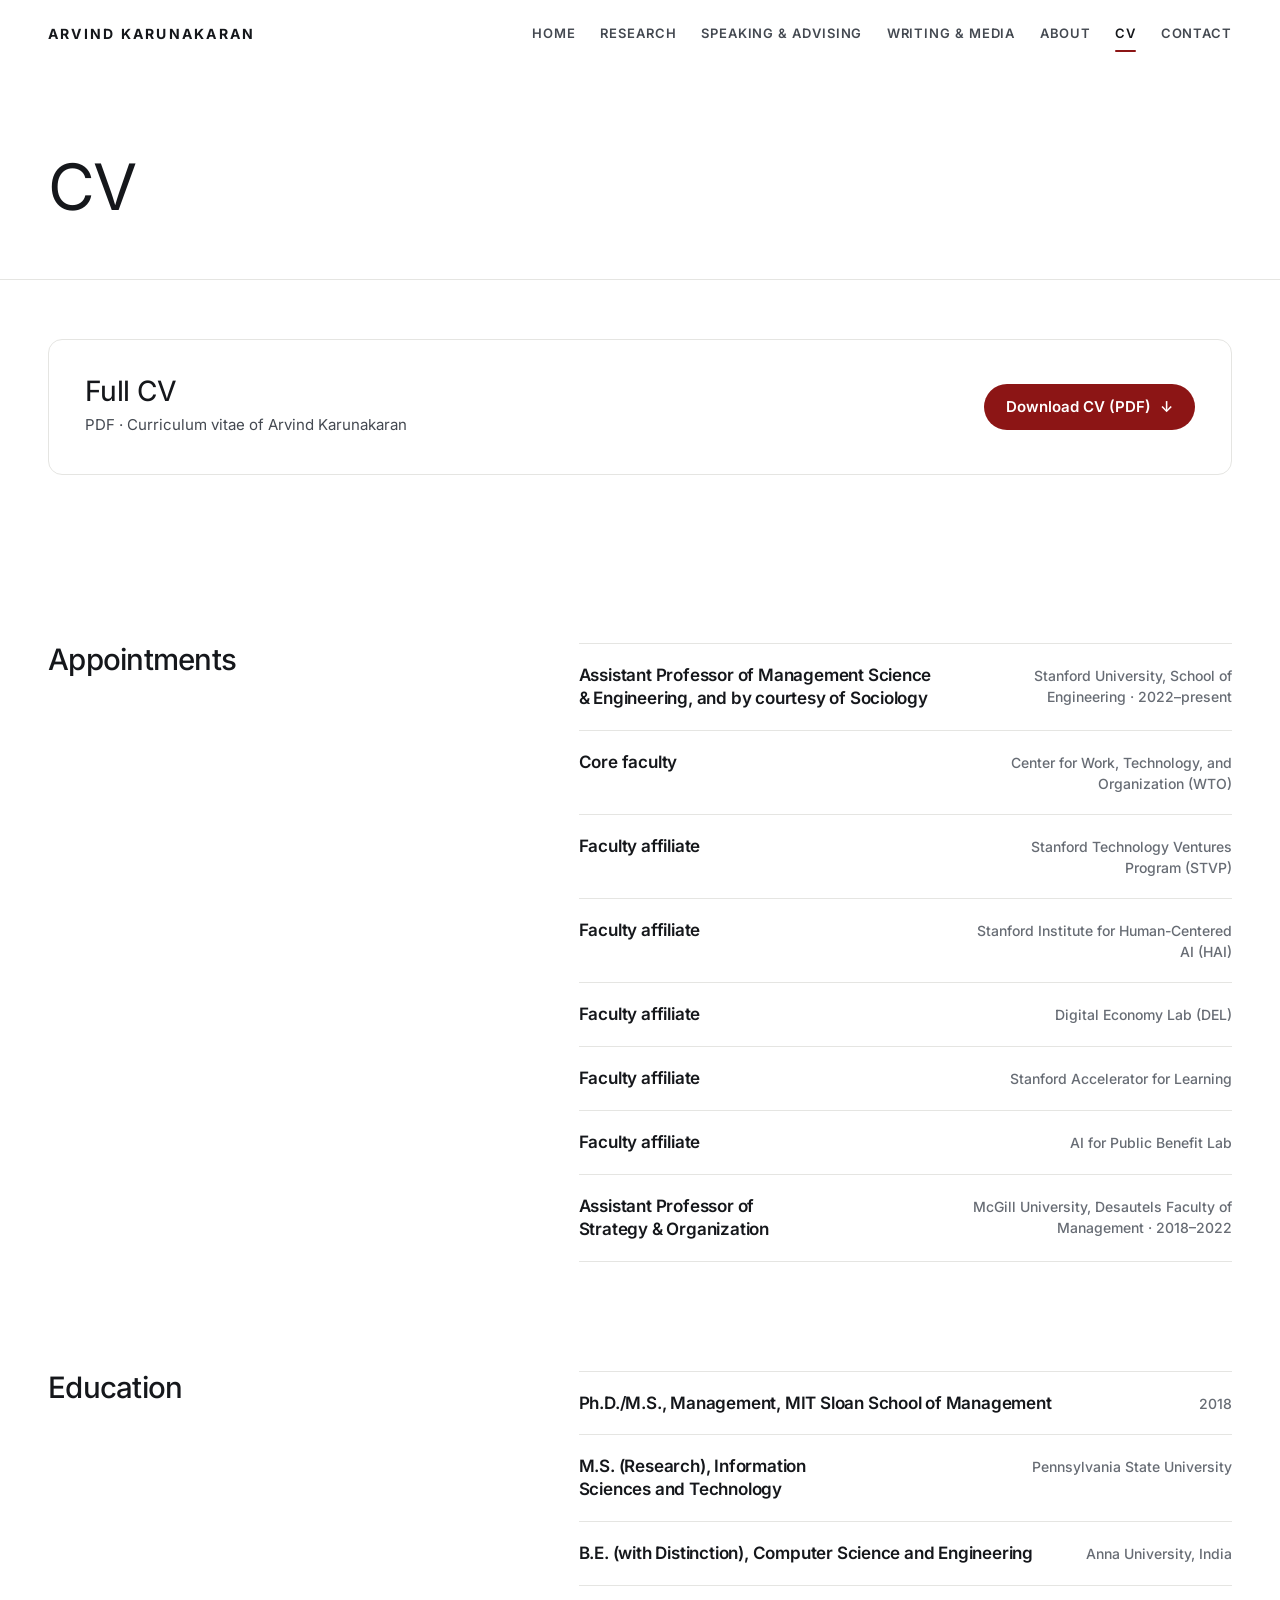
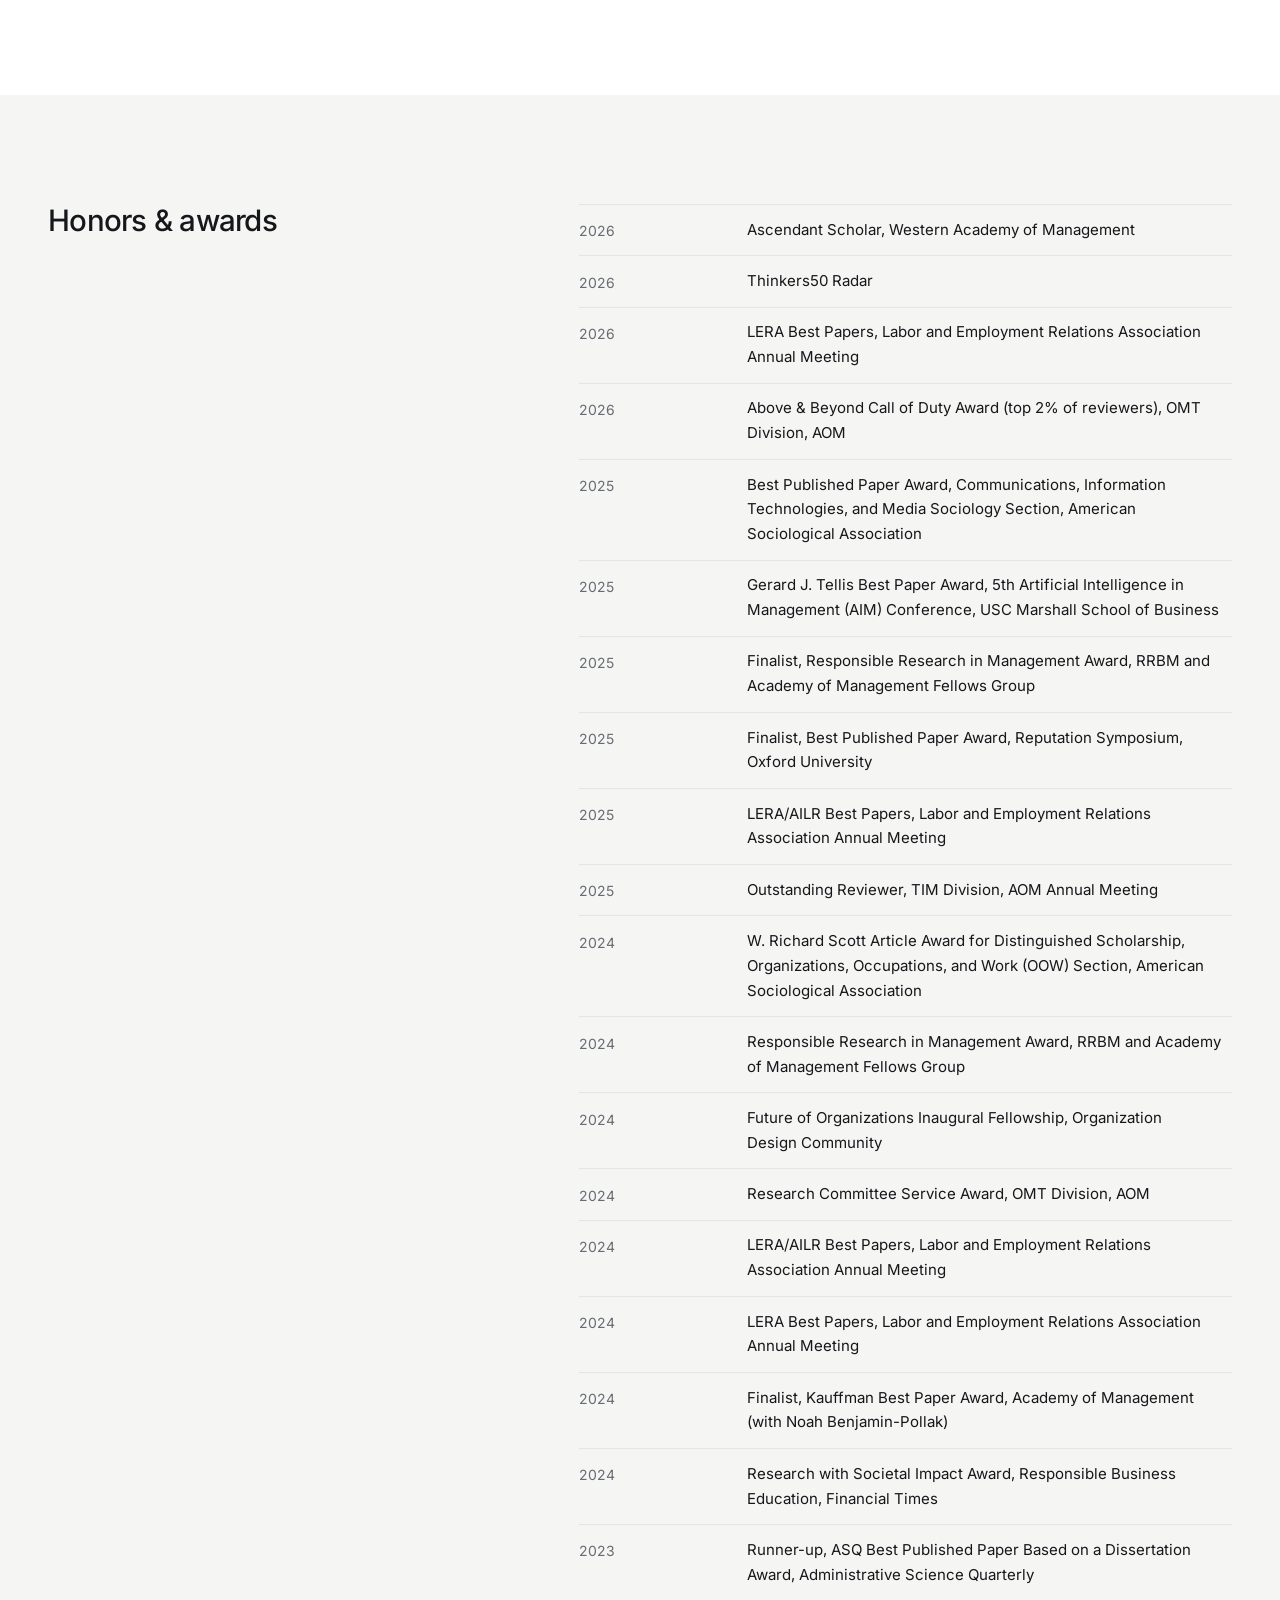
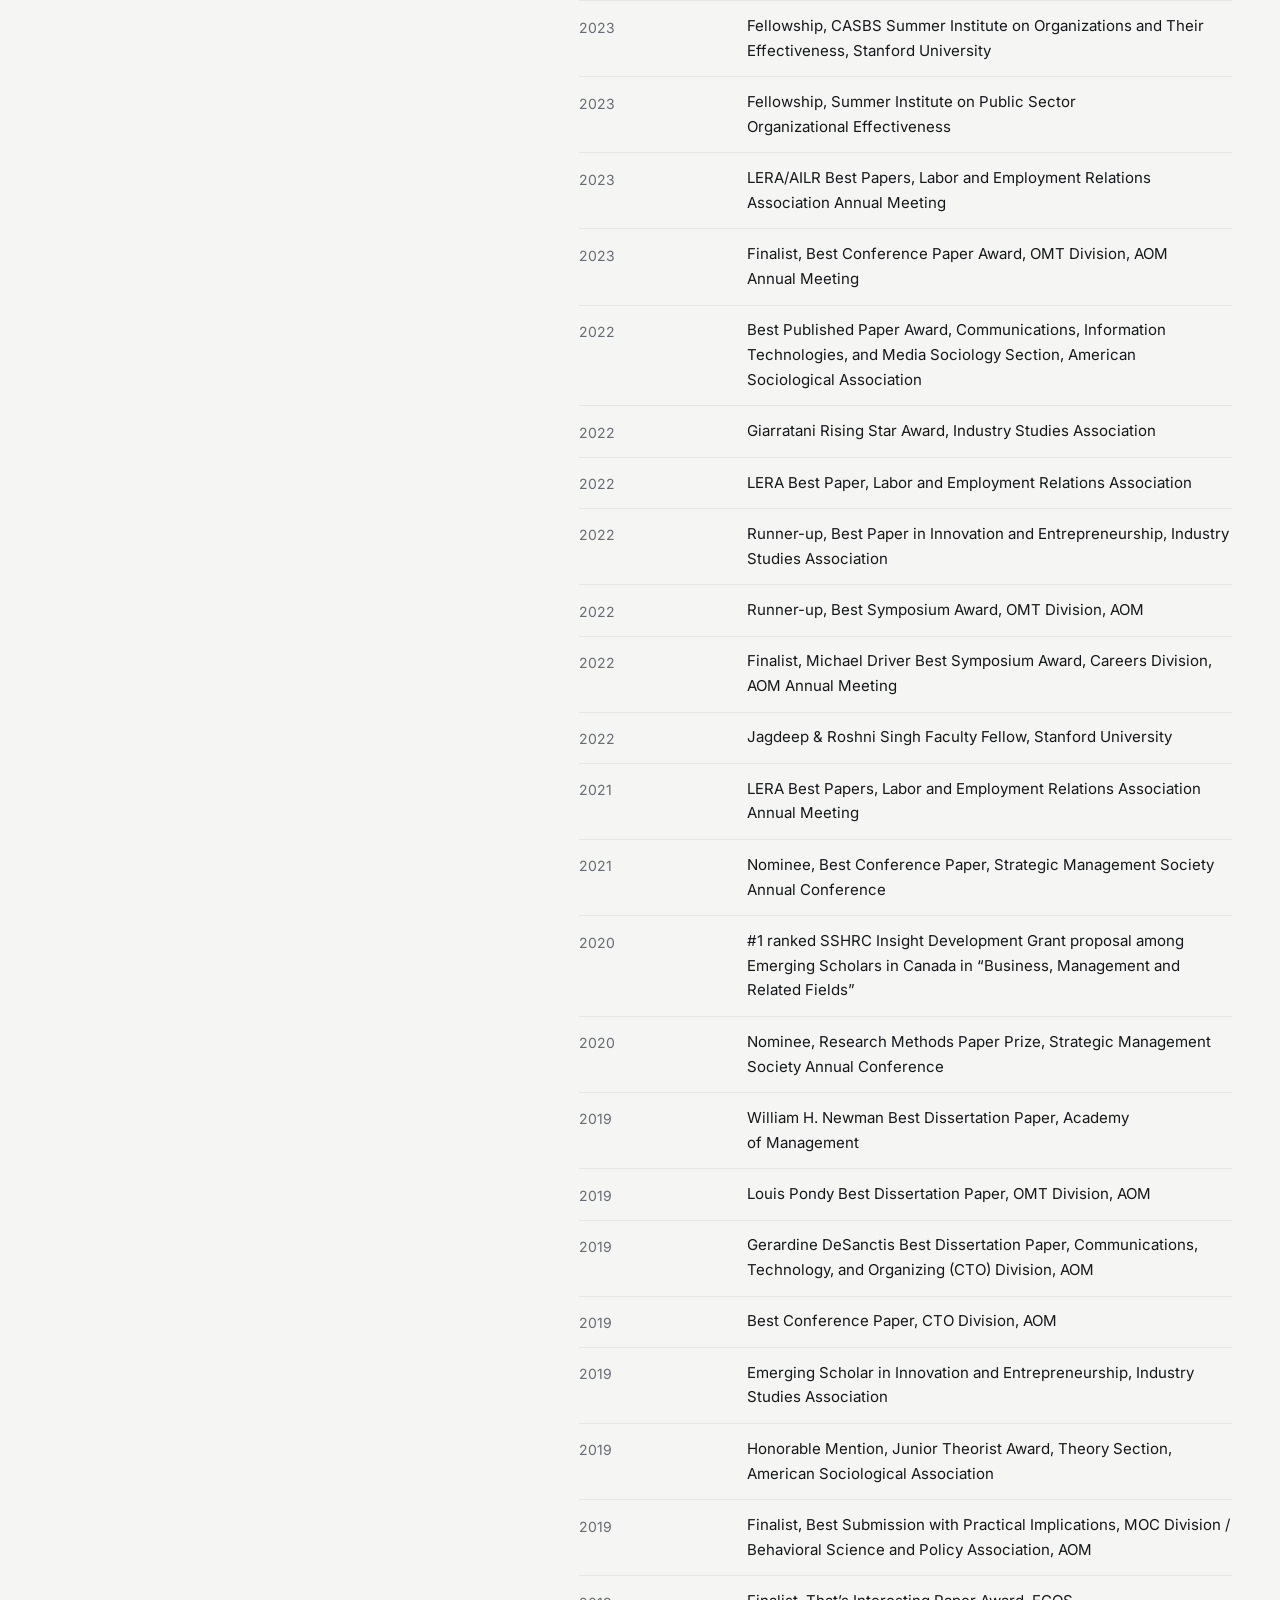
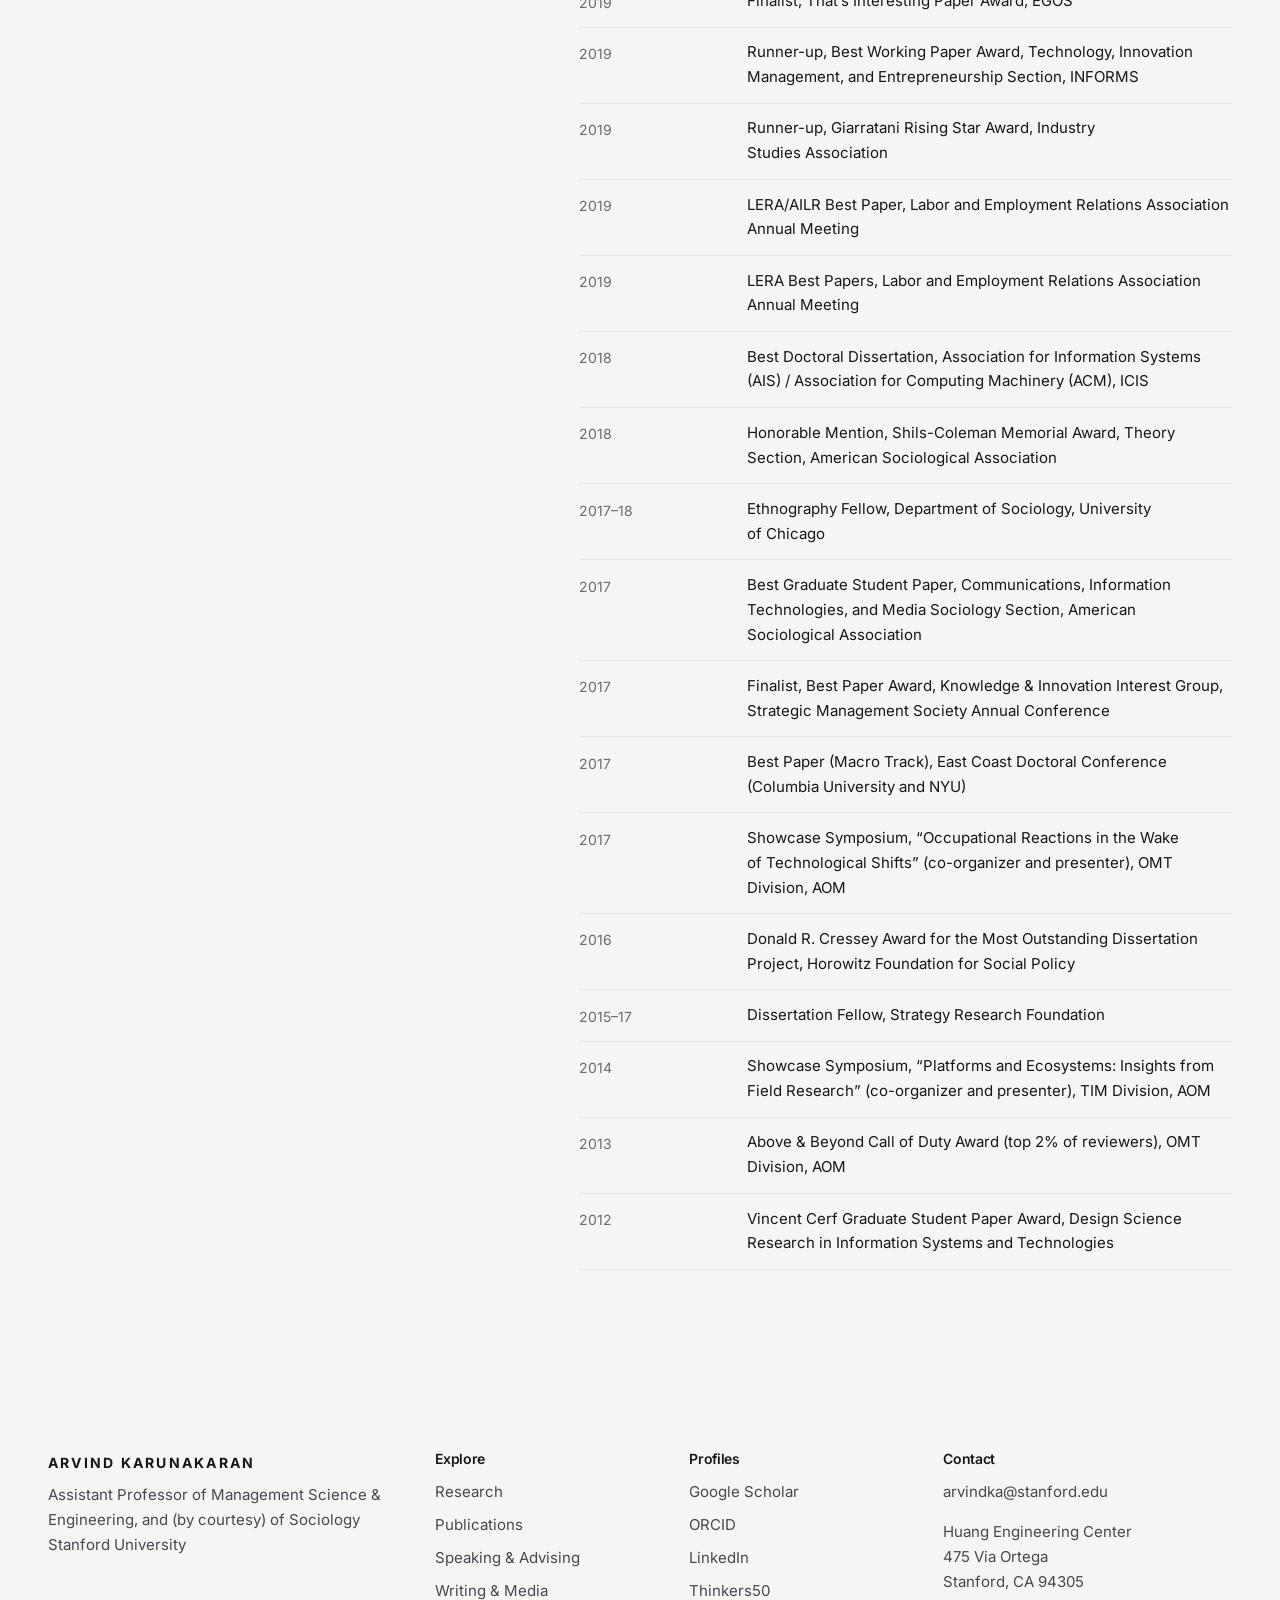
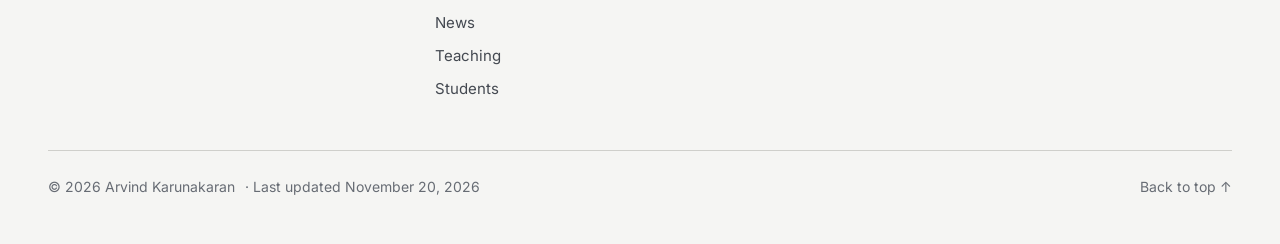
<file: cv.html>
<!doctype html>
<html lang="en">
<head>
  <meta charset="utf-8">
  <meta name="viewport" content="width=device-width, initial-scale=1">
  <title>CV · Arvind Karunakaran</title>
  <meta name="description" content="Curriculum vitae of Arvind Karunakaran, Stanford University: appointments, education, and honors and awards.">
  <link rel="canonical" href="https://www.arvindkarunakaran.com/cv.html">
  <meta property="og:type" content="website">
  <meta property="og:site_name" content="Arvind Karunakaran">
  <meta property="og:title" content="CV · Arvind Karunakaran">
  <meta property="og:description" content="Appointments, education, and honors and awards.">
  <meta property="og:image" content="https://www.arvindkarunakaran.com/images/og-card.png">
  <meta name="twitter:card" content="summary_large_image">
  <link rel="icon" href="images/favicon.svg" type="image/svg+xml">
  <link rel="preload" href="fonts/manrope-latin-wght-normal.woff2" as="font" type="font/woff2" crossorigin>
  <link rel="preload" href="fonts/inter-latin-wght-normal.woff2" as="font" type="font/woff2" crossorigin>
  <link rel="stylesheet" href="css/site.css">
</head>
<body data-nav="cv.html">
<!-- HEADER:START -->
<a class="skip-link" href="#main">Skip to content</a>
<header class="site-header" id="top">
  <div class="container header-inner">
    <a class="wordmark" href="index.html">Arvind Karunakaran</a>
    <button class="nav-toggle" type="button" aria-expanded="false" aria-controls="site-nav"><span class="nav-toggle-text">Menu</span><span class="bars" aria-hidden="true"></span></button>
    <nav class="nav" id="site-nav" aria-label="Main">
      <ul>
        <li><a href="index.html">Home</a></li>
        <li><a href="research.html">Research</a></li>
        <li><a href="speaking.html">Speaking &amp; Advising</a></li>
        <li><a href="writing.html">Writing &amp; Media</a></li>
        <li><a href="about.html">About</a></li>
        <li><a href="cv.html" aria-current="page">CV</a></li>
        <li><a href="contact.html">Contact</a></li>
      </ul>
    </nav>
  </div>
</header>
<!-- HEADER:END -->

<main id="main">

  <header class="page-head">
    <div class="container">
      <h1>CV</h1>
    </div>
  </header>

  <section class="section--tight">
    <div class="container">
      <div class="download">
        <div>
          <h2>Full CV</h2>
          <p>PDF · Curriculum vitae of Arvind Karunakaran</p>
        </div>
        <a class="btn btn--primary" href="files/cv/cv.pdf">Download CV (PDF) <span class="arrow" aria-hidden="true">↓</span></a>
      </div>
    </div>
  </section>

  <section class="section" aria-labelledby="appointments-h">
    <div class="container split">
      <div class="split-aside"><h2 id="appointments-h" class="subhead">Appointments</h2></div>
      <ul class="rows">
        <li><h3>Assistant Professor of Management Science &amp; Engineering, and by courtesy of Sociology</h3><span class="label">Stanford University, School of Engineering · 2022–present</span></li>
        <li><h3>Core faculty</h3><span class="label">Center for Work, Technology, and Organization (WTO)</span></li>
        <li><h3>Faculty affiliate</h3><span class="label">Stanford Technology Ventures Program (STVP)</span></li>
        <li><h3>Faculty affiliate</h3><span class="label">Stanford Institute for Human-Centered AI (HAI)</span></li>
        <li><h3>Faculty affiliate</h3><span class="label">Digital Economy Lab (DEL)</span></li>
        <li><h3>Faculty affiliate</h3><span class="label">Stanford Accelerator for Learning</span></li>
        <li><h3>Faculty affiliate</h3><span class="label">AI for Public Benefit Lab</span></li>
        <li><h3>Assistant Professor of Strategy &amp; Organization</h3><span class="label">McGill University, Desautels Faculty of Management · 2018–2022</span></li>
      </ul>
    </div>
  </section>

  <section class="section" aria-labelledby="education-h">
    <div class="container split">
      <div class="split-aside"><h2 id="education-h" class="subhead">Education</h2></div>
      <ul class="rows">
        <li><h3>Ph.D./M.S., Management, MIT Sloan School of Management</h3><span class="label">2018</span></li>
        <li><h3>M.S. (Research), Information Sciences and Technology</h3><span class="label">Pennsylvania State University</span></li>
        <li><h3>B.E. (with Distinction), Computer Science and Engineering</h3><span class="label">Anna University, India</span></li>
      </ul>
    </div>
  </section>

  <section class="section band-alt" id="honors" aria-labelledby="honors-h">
    <div class="container split">
      <div class="split-aside"><h2 id="honors-h" class="subhead">Honors &amp; awards</h2></div>
      <ul class="dated dated--compact">
        <li><span class="when">2026</span><div class="what">Ascendant Scholar, Western Academy of Management</div></li>
        <li><span class="when">2026</span><div class="what">Thinkers50 Radar</div></li>
        <li><span class="when">2026</span><div class="what">LERA Best Papers, Labor and Employment Relations Association Annual Meeting</div></li>
        <li><span class="when">2026</span><div class="what">Above &amp; Beyond Call of Duty Award (top 2% of reviewers), OMT Division, AOM</div></li>
        <li><span class="when">2025</span><div class="what">Best Published Paper Award, Communications, Information Technologies, and Media Sociology Section, American Sociological Association</div></li>
        <li><span class="when">2025</span><div class="what">Gerard J. Tellis Best Paper Award, 5th Artificial Intelligence in Management (AIM) Conference, USC Marshall School of Business</div></li>
        <li><span class="when">2025</span><div class="what">Finalist, Responsible Research in Management Award, RRBM and Academy of Management Fellows Group</div></li>
        <li><span class="when">2025</span><div class="what">Finalist, Best Published Paper Award, Reputation Symposium, Oxford University</div></li>
        <li><span class="when">2025</span><div class="what">LERA/AILR Best Papers, Labor and Employment Relations Association Annual Meeting</div></li>
        <li><span class="when">2025</span><div class="what">Outstanding Reviewer, TIM Division, AOM Annual Meeting</div></li>
        <li><span class="when">2024</span><div class="what">W. Richard Scott Article Award for Distinguished Scholarship, Organizations, Occupations, and Work (OOW) Section, American Sociological Association</div></li>
        <li><span class="when">2024</span><div class="what">Responsible Research in Management Award, RRBM and Academy of Management Fellows Group</div></li>
        <li><span class="when">2024</span><div class="what">Future of Organizations Inaugural Fellowship, Organization Design Community</div></li>
        <li><span class="when">2024</span><div class="what">Research Committee Service Award, OMT Division, AOM</div></li>
        <li><span class="when">2024</span><div class="what">LERA/AILR Best Papers, Labor and Employment Relations Association Annual Meeting</div></li>
        <li><span class="when">2024</span><div class="what">LERA Best Papers, Labor and Employment Relations Association Annual Meeting</div></li>
        <li><span class="when">2024</span><div class="what">Finalist, Kauffman Best Paper Award, Academy of Management (with Noah Benjamin-Pollak)</div></li>
        <li><span class="when">2024</span><div class="what">Research with Societal Impact Award, Responsible Business Education, Financial Times</div></li>
        <li><span class="when">2023</span><div class="what">Runner-up, ASQ Best Published Paper Based on a Dissertation Award, Administrative Science Quarterly</div></li>
        <li><span class="when">2023</span><div class="what">Fellowship, CASBS Summer Institute on Organizations and Their Effectiveness, Stanford University</div></li>
        <li><span class="when">2023</span><div class="what">Fellowship, Summer Institute on Public Sector Organizational Effectiveness</div></li>
        <li><span class="when">2023</span><div class="what">LERA/AILR Best Papers, Labor and Employment Relations Association Annual Meeting</div></li>
        <li><span class="when">2023</span><div class="what">Finalist, Best Conference Paper Award, OMT Division, AOM Annual Meeting</div></li>
        <li><span class="when">2022</span><div class="what">Best Published Paper Award, Communications, Information Technologies, and Media Sociology Section, American Sociological Association</div></li>
        <li><span class="when">2022</span><div class="what">Giarratani Rising Star Award, Industry Studies Association</div></li>
        <li><span class="when">2022</span><div class="what">LERA Best Paper, Labor and Employment Relations Association</div></li>
        <li><span class="when">2022</span><div class="what">Runner-up, Best Paper in Innovation and Entrepreneurship, Industry Studies Association</div></li>
        <li><span class="when">2022</span><div class="what">Runner-up, Best Symposium Award, OMT Division, AOM</div></li>
        <li><span class="when">2022</span><div class="what">Finalist, Michael Driver Best Symposium Award, Careers Division, AOM Annual Meeting</div></li>
        <li><span class="when">2022</span><div class="what">Jagdeep &amp; Roshni Singh Faculty Fellow, Stanford University</div></li>
        <li><span class="when">2021</span><div class="what">LERA Best Papers, Labor and Employment Relations Association Annual Meeting</div></li>
        <li><span class="when">2021</span><div class="what">Nominee, Best Conference Paper, Strategic Management Society Annual Conference</div></li>
        <li><span class="when">2020</span><div class="what">#1 ranked SSHRC Insight Development Grant proposal among Emerging Scholars in Canada in “Business, Management and Related Fields”</div></li>
        <li><span class="when">2020</span><div class="what">Nominee, Research Methods Paper Prize, Strategic Management Society Annual Conference</div></li>
        <li><span class="when">2019</span><div class="what">William H. Newman Best Dissertation Paper, Academy of Management</div></li>
        <li><span class="when">2019</span><div class="what">Louis Pondy Best Dissertation Paper, OMT Division, AOM</div></li>
        <li><span class="when">2019</span><div class="what">Gerardine DeSanctis Best Dissertation Paper, Communications, Technology, and Organizing (CTO) Division, AOM</div></li>
        <li><span class="when">2019</span><div class="what">Best Conference Paper, CTO Division, AOM</div></li>
        <li><span class="when">2019</span><div class="what">Emerging Scholar in Innovation and Entrepreneurship, Industry Studies Association</div></li>
        <li><span class="when">2019</span><div class="what">Honorable Mention, Junior Theorist Award, Theory Section, American Sociological Association</div></li>
        <li><span class="when">2019</span><div class="what">Finalist, Best Submission with Practical Implications, MOC Division / Behavioral Science and Policy Association, AOM</div></li>
        <li><span class="when">2019</span><div class="what">Finalist, That’s Interesting Paper Award, EGOS</div></li>
        <li><span class="when">2019</span><div class="what">Runner-up, Best Working Paper Award, Technology, Innovation Management, and Entrepreneurship Section, INFORMS</div></li>
        <li><span class="when">2019</span><div class="what">Runner-up, Giarratani Rising Star Award, Industry Studies Association</div></li>
        <li><span class="when">2019</span><div class="what">LERA/AILR Best Paper, Labor and Employment Relations Association Annual Meeting</div></li>
        <li><span class="when">2019</span><div class="what">LERA Best Papers, Labor and Employment Relations Association Annual Meeting</div></li>
        <li><span class="when">2018</span><div class="what">Best Doctoral Dissertation, Association for Information Systems (AIS) / Association for Computing Machinery (ACM), ICIS</div></li>
        <li><span class="when">2018</span><div class="what">Honorable Mention, Shils-Coleman Memorial Award, Theory Section, American Sociological Association</div></li>
        <li><span class="when">2017–18</span><div class="what">Ethnography Fellow, Department of Sociology, University of Chicago</div></li>
        <li><span class="when">2017</span><div class="what">Best Graduate Student Paper, Communications, Information Technologies, and Media Sociology Section, American Sociological Association</div></li>
        <li><span class="when">2017</span><div class="what">Finalist, Best Paper Award, Knowledge &amp; Innovation Interest Group, Strategic Management Society Annual Conference</div></li>
        <li><span class="when">2017</span><div class="what">Best Paper (Macro Track), East Coast Doctoral Conference (Columbia University and NYU)</div></li>
        <li><span class="when">2017</span><div class="what">Showcase Symposium, “Occupational Reactions in the Wake of Technological Shifts” (co-organizer and presenter), OMT Division, AOM</div></li>
        <li><span class="when">2016</span><div class="what">Donald R. Cressey Award for the Most Outstanding Dissertation Project, Horowitz Foundation for Social Policy</div></li>
        <li><span class="when">2015–17</span><div class="what">Dissertation Fellow, Strategy Research Foundation</div></li>
        <li><span class="when">2014</span><div class="what">Showcase Symposium, “Platforms and Ecosystems: Insights from Field Research” (co-organizer and presenter), TIM Division, AOM</div></li>
        <li><span class="when">2013</span><div class="what">Above &amp; Beyond Call of Duty Award (top 2% of reviewers), OMT Division, AOM</div></li>
        <li><span class="when">2012</span><div class="what">Vincent Cerf Graduate Student Paper Award, Design Science Research in Information Systems and Technologies</div></li>
      </ul>
    </div>
  </section>

</main>

<!-- FOOTER:START -->
<footer class="site-footer">
  <div class="container footer-grid">
    <div class="footer-id">
      <a class="wordmark" href="index.html">Arvind Karunakaran</a>
      <p>Assistant Professor of Management Science &amp; Engineering, and (by courtesy) of Sociology<br>Stanford University</p>
    </div>
    <nav aria-label="Footer">
      <h2 class="footer-h">Explore</h2>
      <ul>
        <li><a href="research.html">Research</a></li>
        <li><a href="research.html#publications">Publications</a></li>
        <li><a href="speaking.html">Speaking &amp; Advising</a></li>
        <li><a href="writing.html">Writing &amp; Media</a></li>
        <li><a href="news.html">News</a></li>
        <li><a href="about.html#teaching">Teaching</a></li>
        <li><a href="about.html#students">Students</a></li>
      </ul>
    </nav>
    <div>
      <h2 class="footer-h">Profiles</h2>
      <ul>
        <li><a href="https://scholar.google.com/citations?user=kNGnWBwAAAAJ&amp;hl=en">Google Scholar</a></li>
        <li><a href="https://orcid.org/0000-0002-6755-5815">ORCID</a></li>
        <li><a href="https://www.linkedin.com/in/arvind-karunakaran-7930509/">LinkedIn</a></li>
        <li><a href="https://thinkers50.com/biographies/arvind-karunakaran/">Thinkers50</a></li>
      </ul>
    </div>
    <div>
      <h2 class="footer-h">Contact</h2>
      <p><a href="mailto:arvindka@stanford.edu">arvindka@stanford.edu</a></p>
      <p>Huang Engineering Center<br>475 Via Ortega<br>Stanford, CA 94305</p>
    </div>
  </div>
  <div class="container footer-base">
    <p>© 2026 Arvind Karunakaran <span class="build-date">Last updated November 20, 2026</span></p>
    <p><a href="#top">Back to top ↑</a></p>
  </div>
</footer>
<script src="js/site.js" defer></script>
<!-- FOOTER:END -->
</body>
</html>
</file>
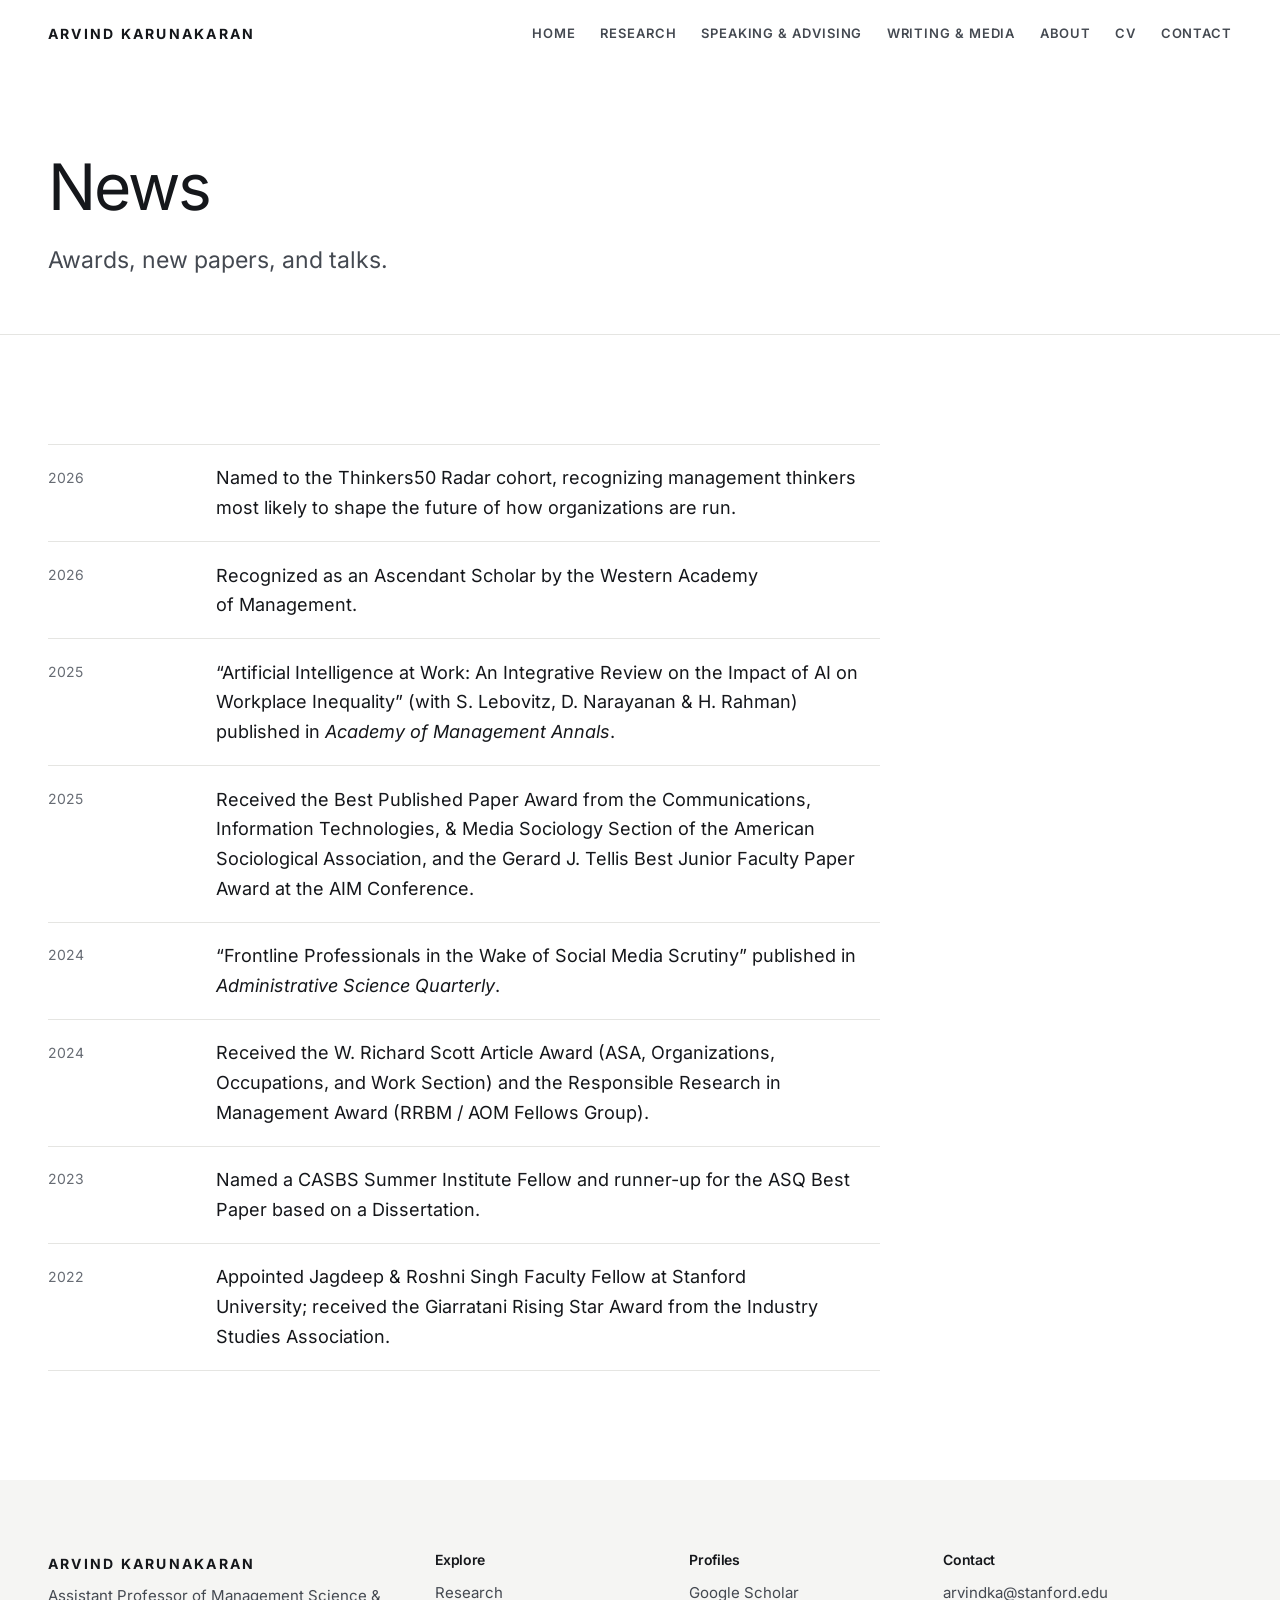
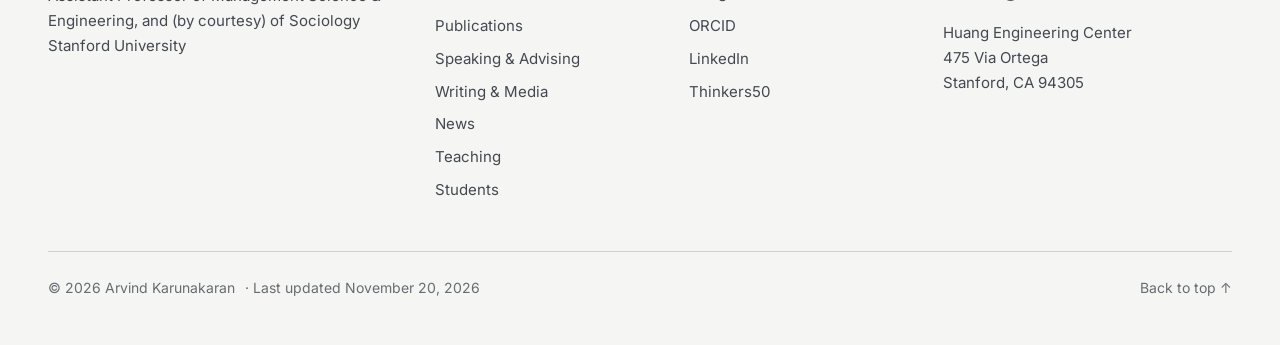
<file: news.html>
<!doctype html>
<html lang="en">
<head>
  <meta charset="utf-8">
  <meta name="viewport" content="width=device-width, initial-scale=1">
  <title>News · Arvind Karunakaran</title>
  <meta name="description" content="Recent updates from Arvind Karunakaran: awards, new papers, and talks.">
  <link rel="canonical" href="https://www.arvindkarunakaran.com/news.html">
  <meta property="og:type" content="website">
  <meta property="og:site_name" content="Arvind Karunakaran">
  <meta property="og:title" content="News · Arvind Karunakaran">
  <meta property="og:description" content="Awards, new papers, and talks.">
  <meta property="og:image" content="https://www.arvindkarunakaran.com/images/og-card.png">
  <meta name="twitter:card" content="summary_large_image">
  <link rel="icon" href="images/favicon.svg" type="image/svg+xml">
  <link rel="preload" href="fonts/manrope-latin-wght-normal.woff2" as="font" type="font/woff2" crossorigin>
  <link rel="preload" href="fonts/inter-latin-wght-normal.woff2" as="font" type="font/woff2" crossorigin>
  <link rel="stylesheet" href="css/site.css">
</head>
<body data-nav="news.html">
<!-- HEADER:START -->
<a class="skip-link" href="#main">Skip to content</a>
<header class="site-header" id="top">
  <div class="container header-inner">
    <a class="wordmark" href="index.html">Arvind Karunakaran</a>
    <button class="nav-toggle" type="button" aria-expanded="false" aria-controls="site-nav"><span class="nav-toggle-text">Menu</span><span class="bars" aria-hidden="true"></span></button>
    <nav class="nav" id="site-nav" aria-label="Main">
      <ul>
        <li><a href="index.html">Home</a></li>
        <li><a href="research.html">Research</a></li>
        <li><a href="speaking.html">Speaking &amp; Advising</a></li>
        <li><a href="writing.html">Writing &amp; Media</a></li>
        <li><a href="about.html">About</a></li>
        <li><a href="cv.html">CV</a></li>
        <li><a href="contact.html">Contact</a></li>
      </ul>
    </nav>
  </div>
</header>
<!-- HEADER:END -->

<main id="main">

  <header class="page-head">
    <div class="container">
      <h1>News</h1>
      <p class="lead">Awards, new papers, and talks.</p>
    </div>
  </header>

  <section class="section">
    <div class="container--narrow">
      <ul class="dated">
        <li><time datetime="2026">2026</time><div class="what">Named to the Thinkers50 Radar cohort, recognizing management thinkers most likely to shape the future of how organizations are run.</div></li>
        <li><time datetime="2026">2026</time><div class="what">Recognized as an Ascendant Scholar by the Western Academy of Management.</div></li>
        <li><time datetime="2025">2025</time><div class="what">“Artificial Intelligence at Work: An Integrative Review on the Impact of AI on Workplace Inequality” (with S. Lebovitz, D. Narayanan &amp; H. Rahman) published in <em>Academy of Management Annals</em>.</div></li>
        <li><time datetime="2025">2025</time><div class="what">Received the Best Published Paper Award from the Communications, Information Technologies, &amp; Media Sociology Section of the American Sociological Association, and the Gerard J. Tellis Best Junior Faculty Paper Award at the AIM Conference.</div></li>
        <li><time datetime="2024">2024</time><div class="what">“Frontline Professionals in the Wake of Social Media Scrutiny” published in <em>Administrative Science Quarterly</em>.</div></li>
        <li><time datetime="2024">2024</time><div class="what">Received the W. Richard Scott Article Award (ASA, Organizations, Occupations, and Work Section) and the Responsible Research in Management Award (RRBM / AOM Fellows Group).</div></li>
        <li><time datetime="2023">2023</time><div class="what">Named a CASBS Summer Institute Fellow and runner-up for the ASQ Best Paper based on a Dissertation.</div></li>
        <li><time datetime="2022">2022</time><div class="what">Appointed Jagdeep &amp; Roshni Singh Faculty Fellow at Stanford University; received the Giarratani Rising Star Award from the Industry Studies Association.</div></li>
      </ul>
    </div>
  </section>

</main>

<!-- FOOTER:START -->
<footer class="site-footer">
  <div class="container footer-grid">
    <div class="footer-id">
      <a class="wordmark" href="index.html">Arvind Karunakaran</a>
      <p>Assistant Professor of Management Science &amp; Engineering, and (by courtesy) of Sociology<br>Stanford University</p>
    </div>
    <nav aria-label="Footer">
      <h2 class="footer-h">Explore</h2>
      <ul>
        <li><a href="research.html">Research</a></li>
        <li><a href="research.html#publications">Publications</a></li>
        <li><a href="speaking.html">Speaking &amp; Advising</a></li>
        <li><a href="writing.html">Writing &amp; Media</a></li>
        <li><a href="news.html">News</a></li>
        <li><a href="about.html#teaching">Teaching</a></li>
        <li><a href="about.html#students">Students</a></li>
      </ul>
    </nav>
    <div>
      <h2 class="footer-h">Profiles</h2>
      <ul>
        <li><a href="https://scholar.google.com/citations?user=kNGnWBwAAAAJ&amp;hl=en">Google Scholar</a></li>
        <li><a href="https://orcid.org/0000-0002-6755-5815">ORCID</a></li>
        <li><a href="https://www.linkedin.com/in/arvind-karunakaran-7930509/">LinkedIn</a></li>
        <li><a href="https://thinkers50.com/biographies/arvind-karunakaran/">Thinkers50</a></li>
      </ul>
    </div>
    <div>
      <h2 class="footer-h">Contact</h2>
      <p><a href="mailto:arvindka@stanford.edu">arvindka@stanford.edu</a></p>
      <p>Huang Engineering Center<br>475 Via Ortega<br>Stanford, CA 94305</p>
    </div>
  </div>
  <div class="container footer-base">
    <p>© 2026 Arvind Karunakaran <span class="build-date">Last updated November 20, 2026</span></p>
    <p><a href="#top">Back to top ↑</a></p>
  </div>
</footer>
<script src="js/site.js" defer></script>
<!-- FOOTER:END -->
</body>
</html>
</file>
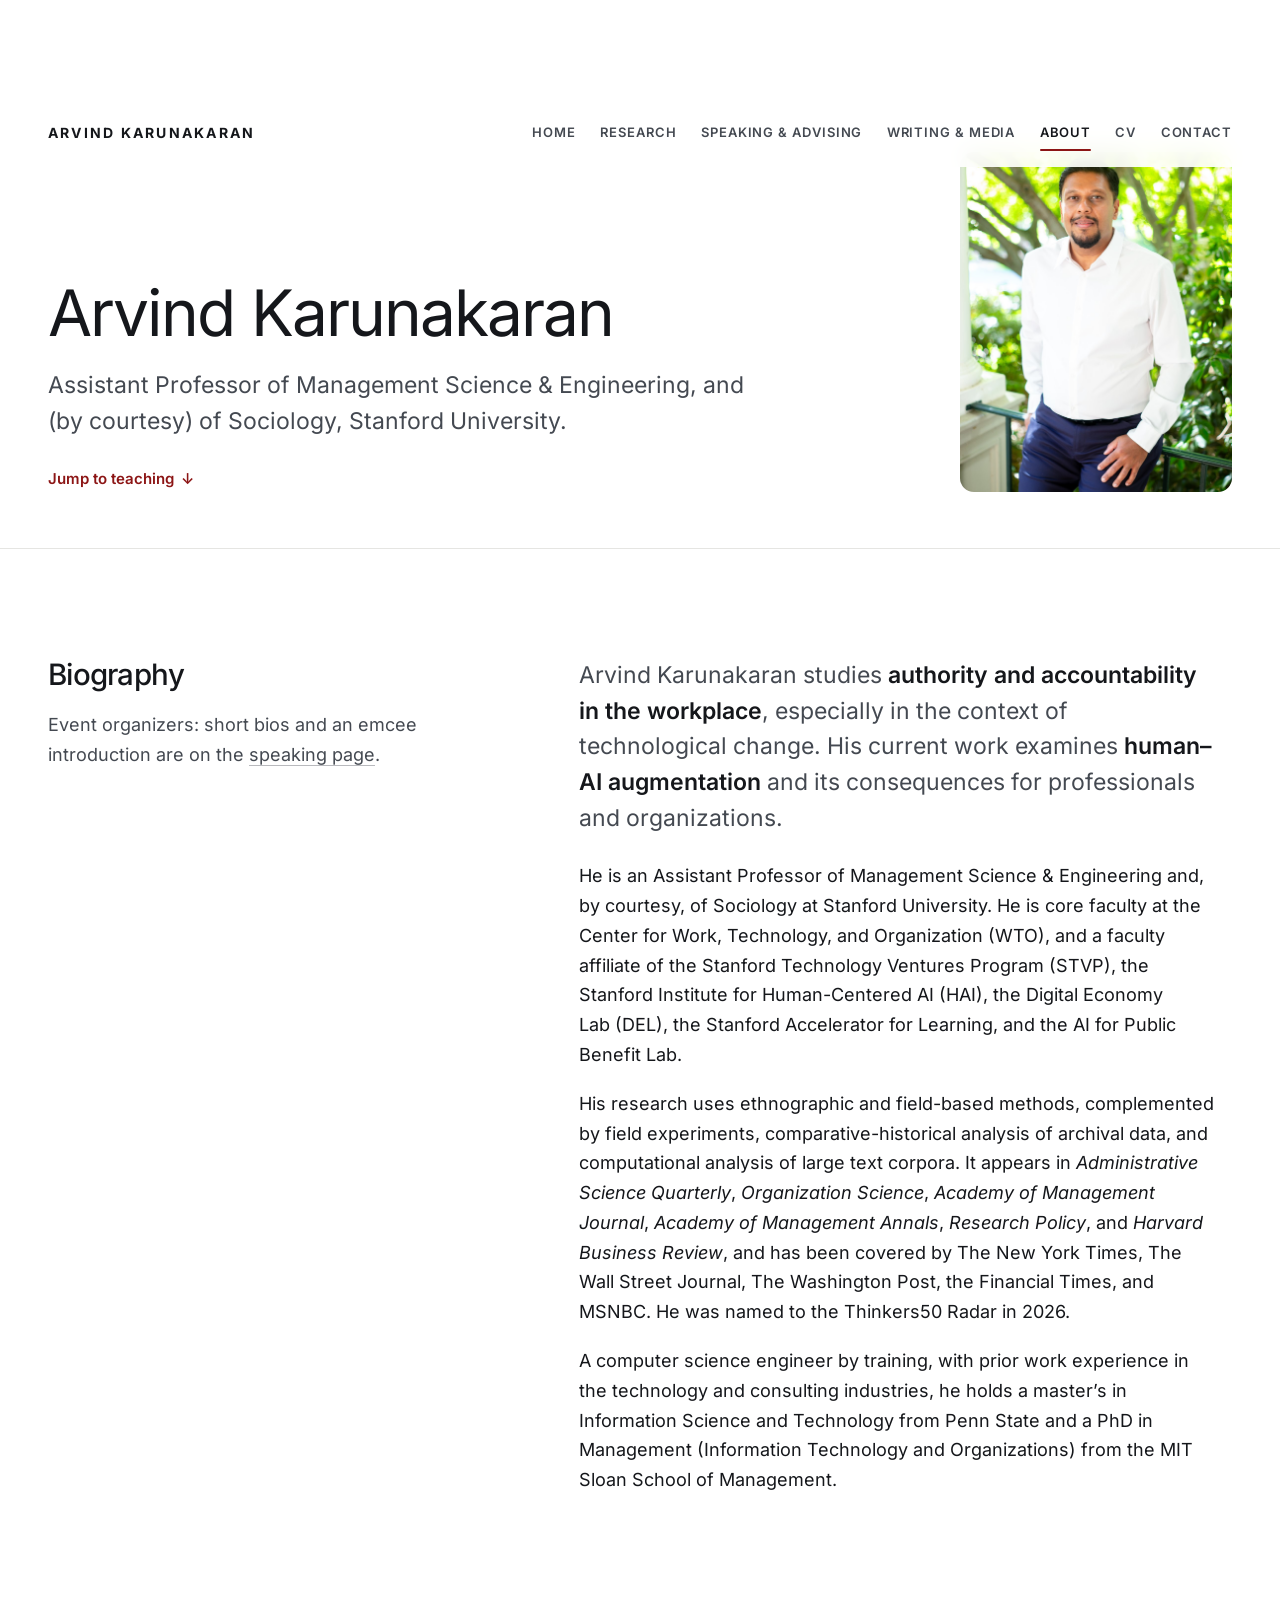
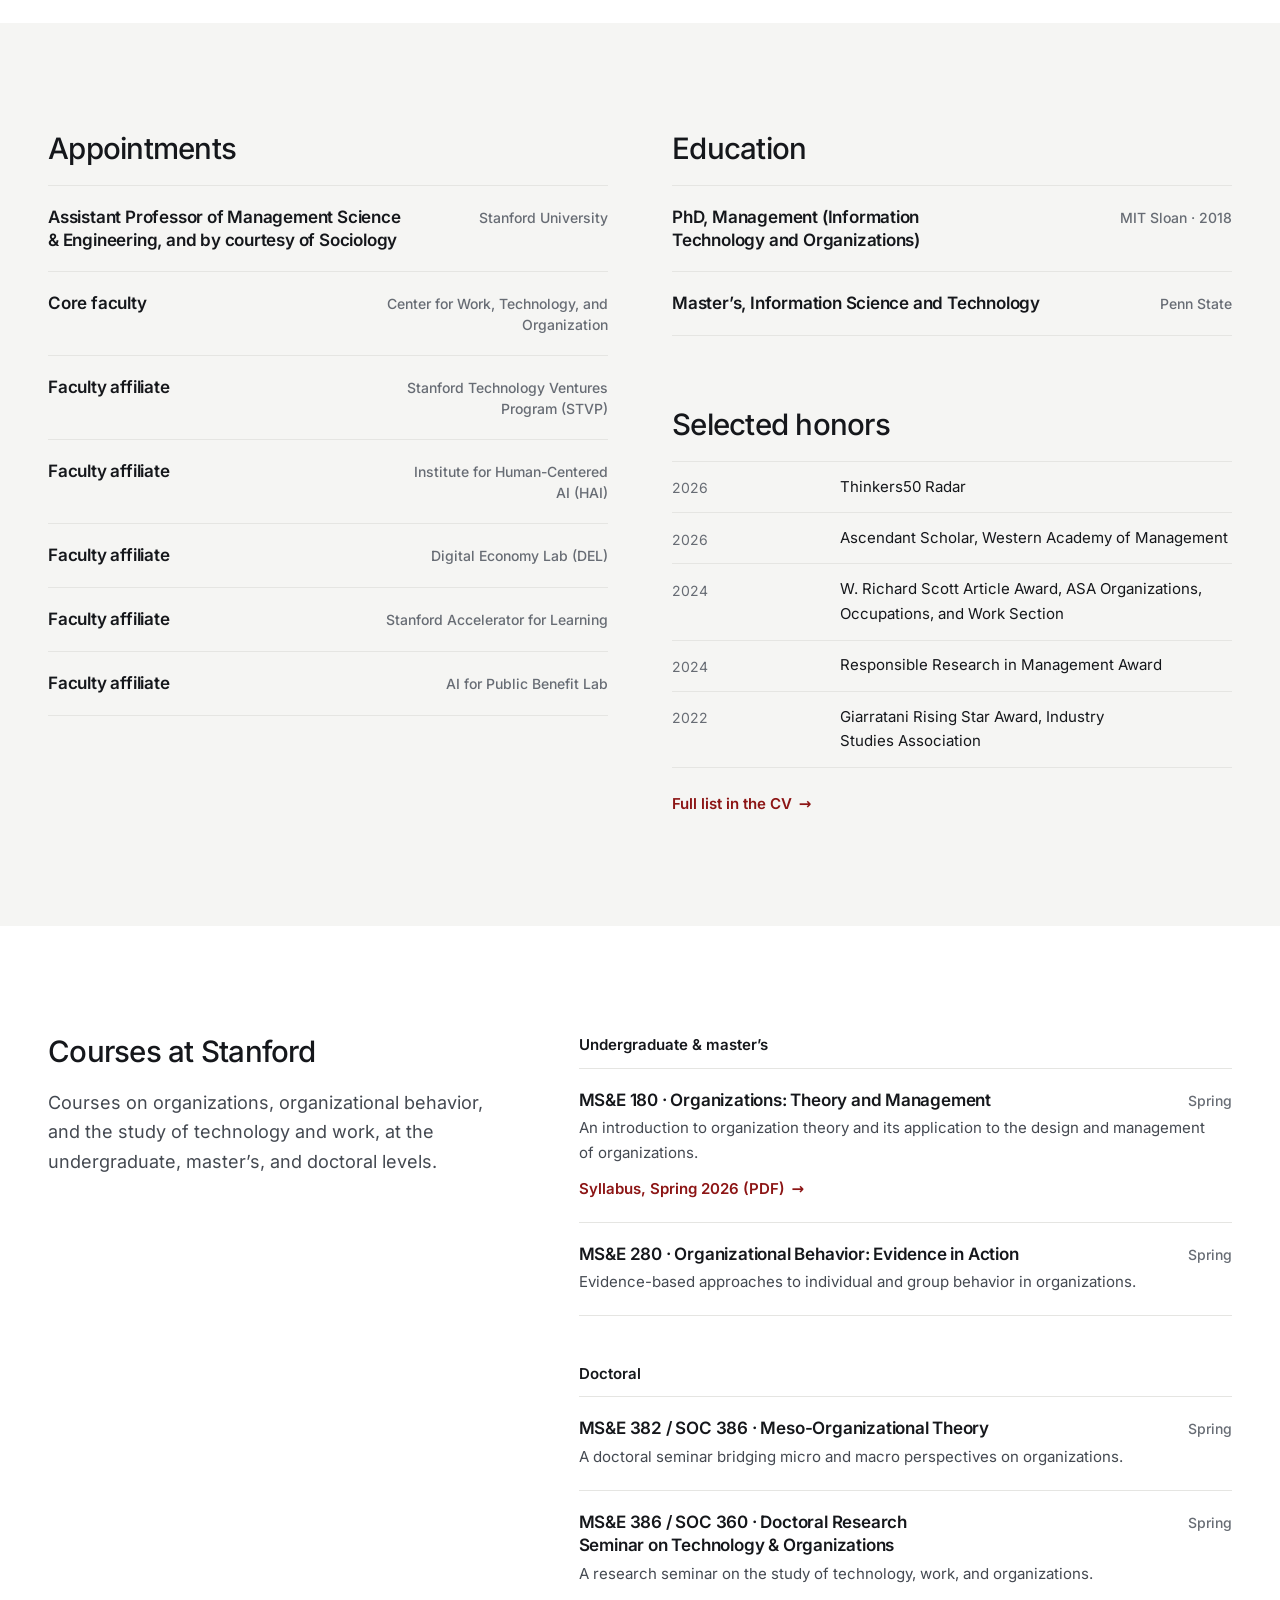
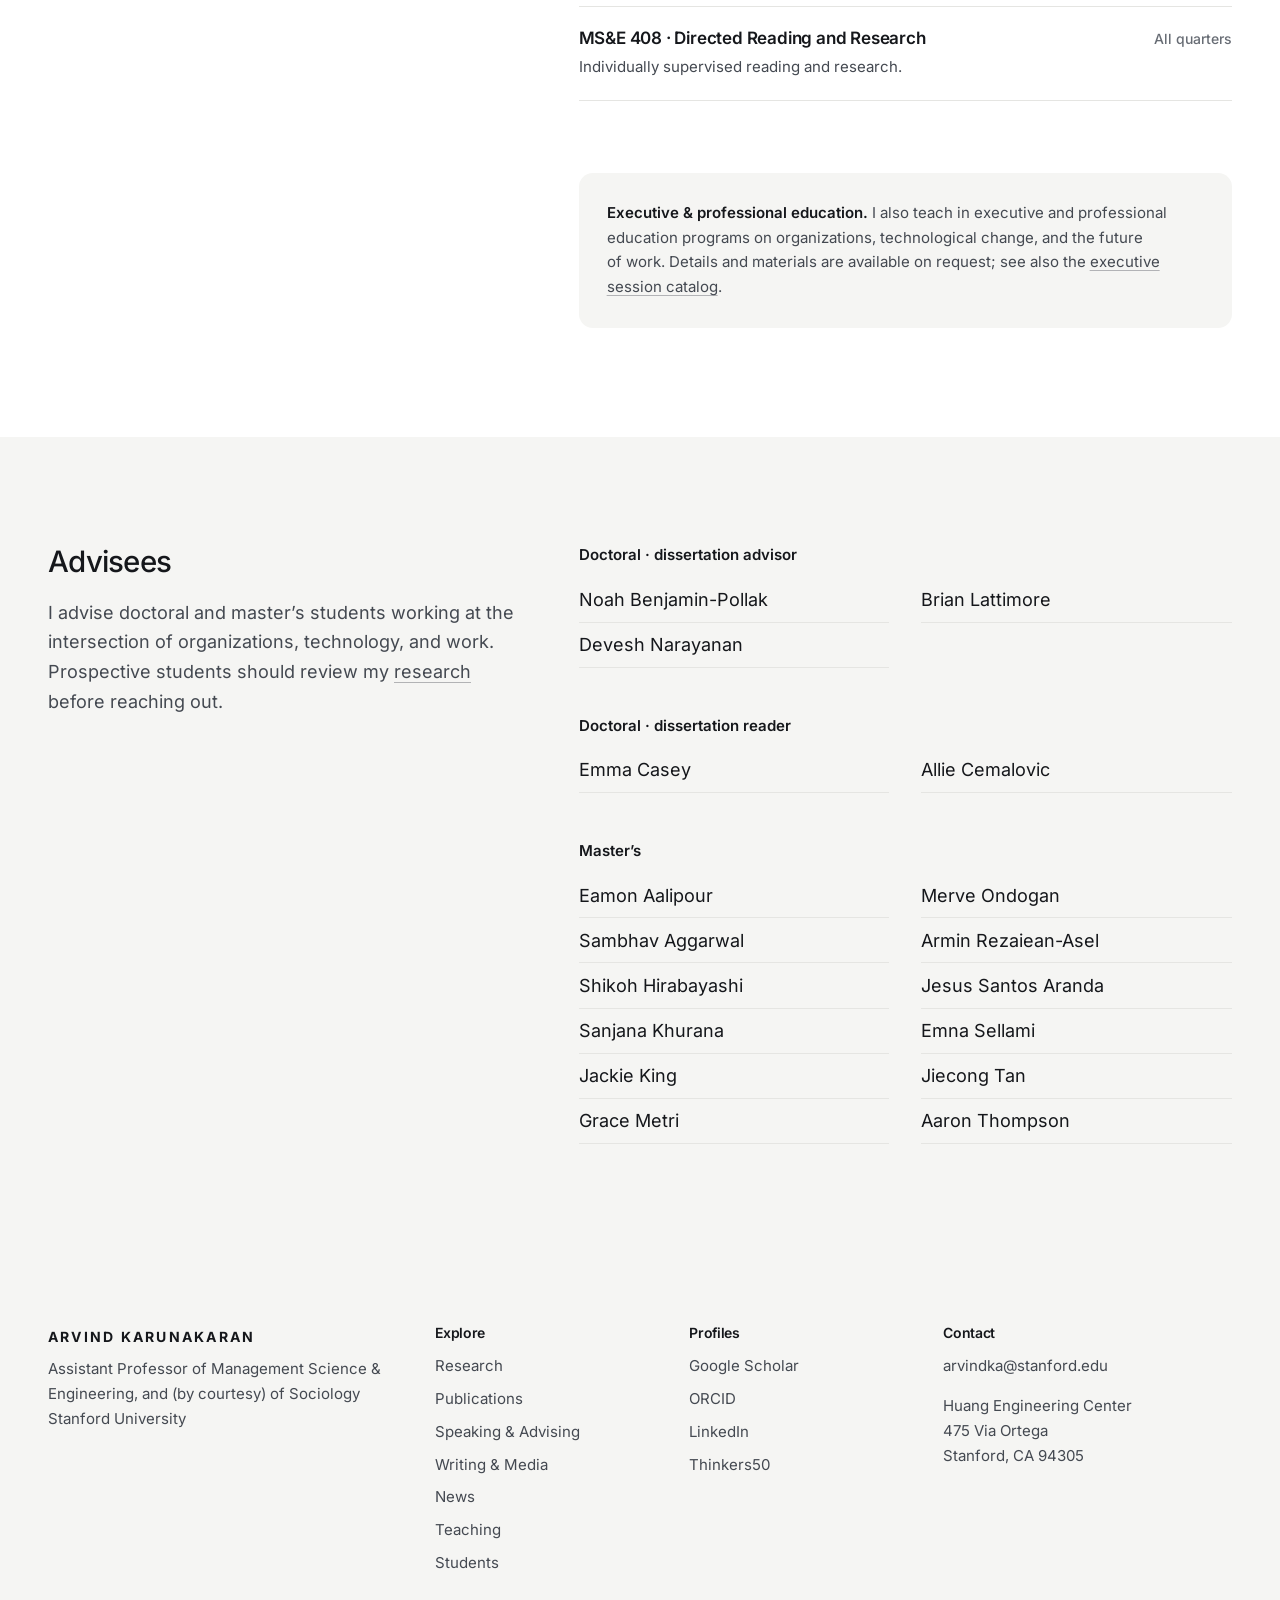
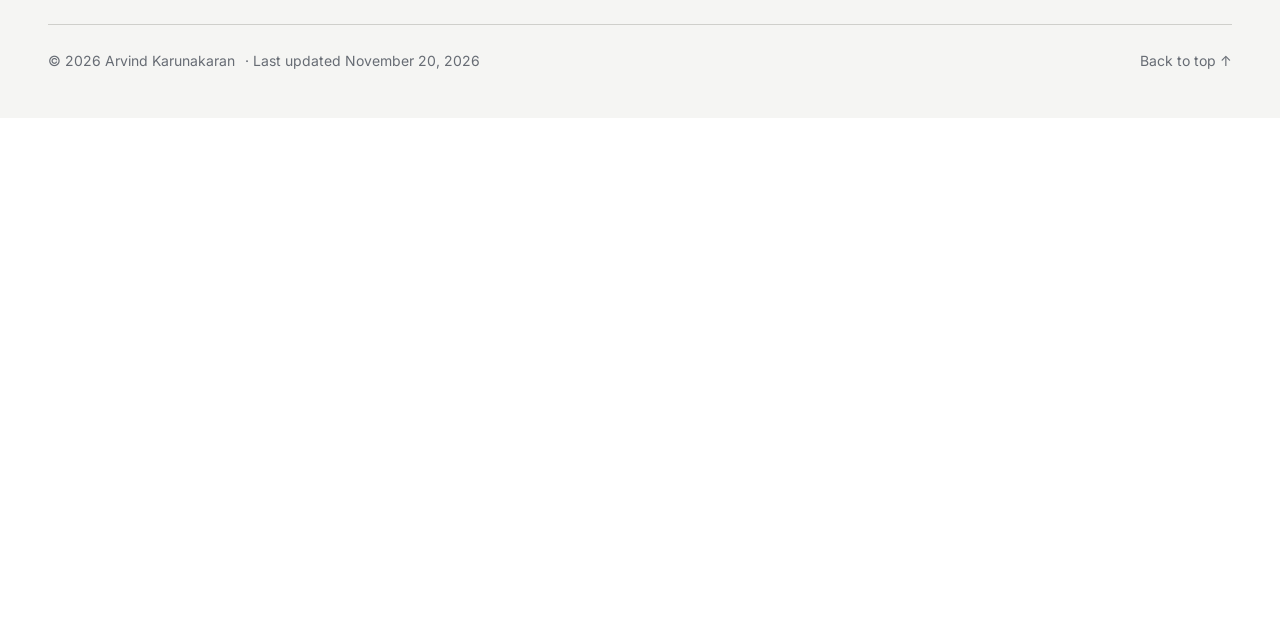
<file: people.html>
<!doctype html>
<html lang="en">
<head>
  <meta charset="utf-8">
  <meta name="viewport" content="width=device-width, initial-scale=1">
  <title>Students · Arvind Karunakaran</title>
  <meta name="robots" content="noindex">
  <link rel="canonical" href="https://www.arvindkarunakaran.com/about.html#students">
  <meta http-equiv="refresh" content="0; url=about.html#students">
  <link rel="stylesheet" href="css/site.css">
</head>
<body>
  <main class="container redirect">
    <p>Students has moved. <a href="about.html#students">Continue to the new page</a>.</p>
  </main>
</body>
</html>
</file>
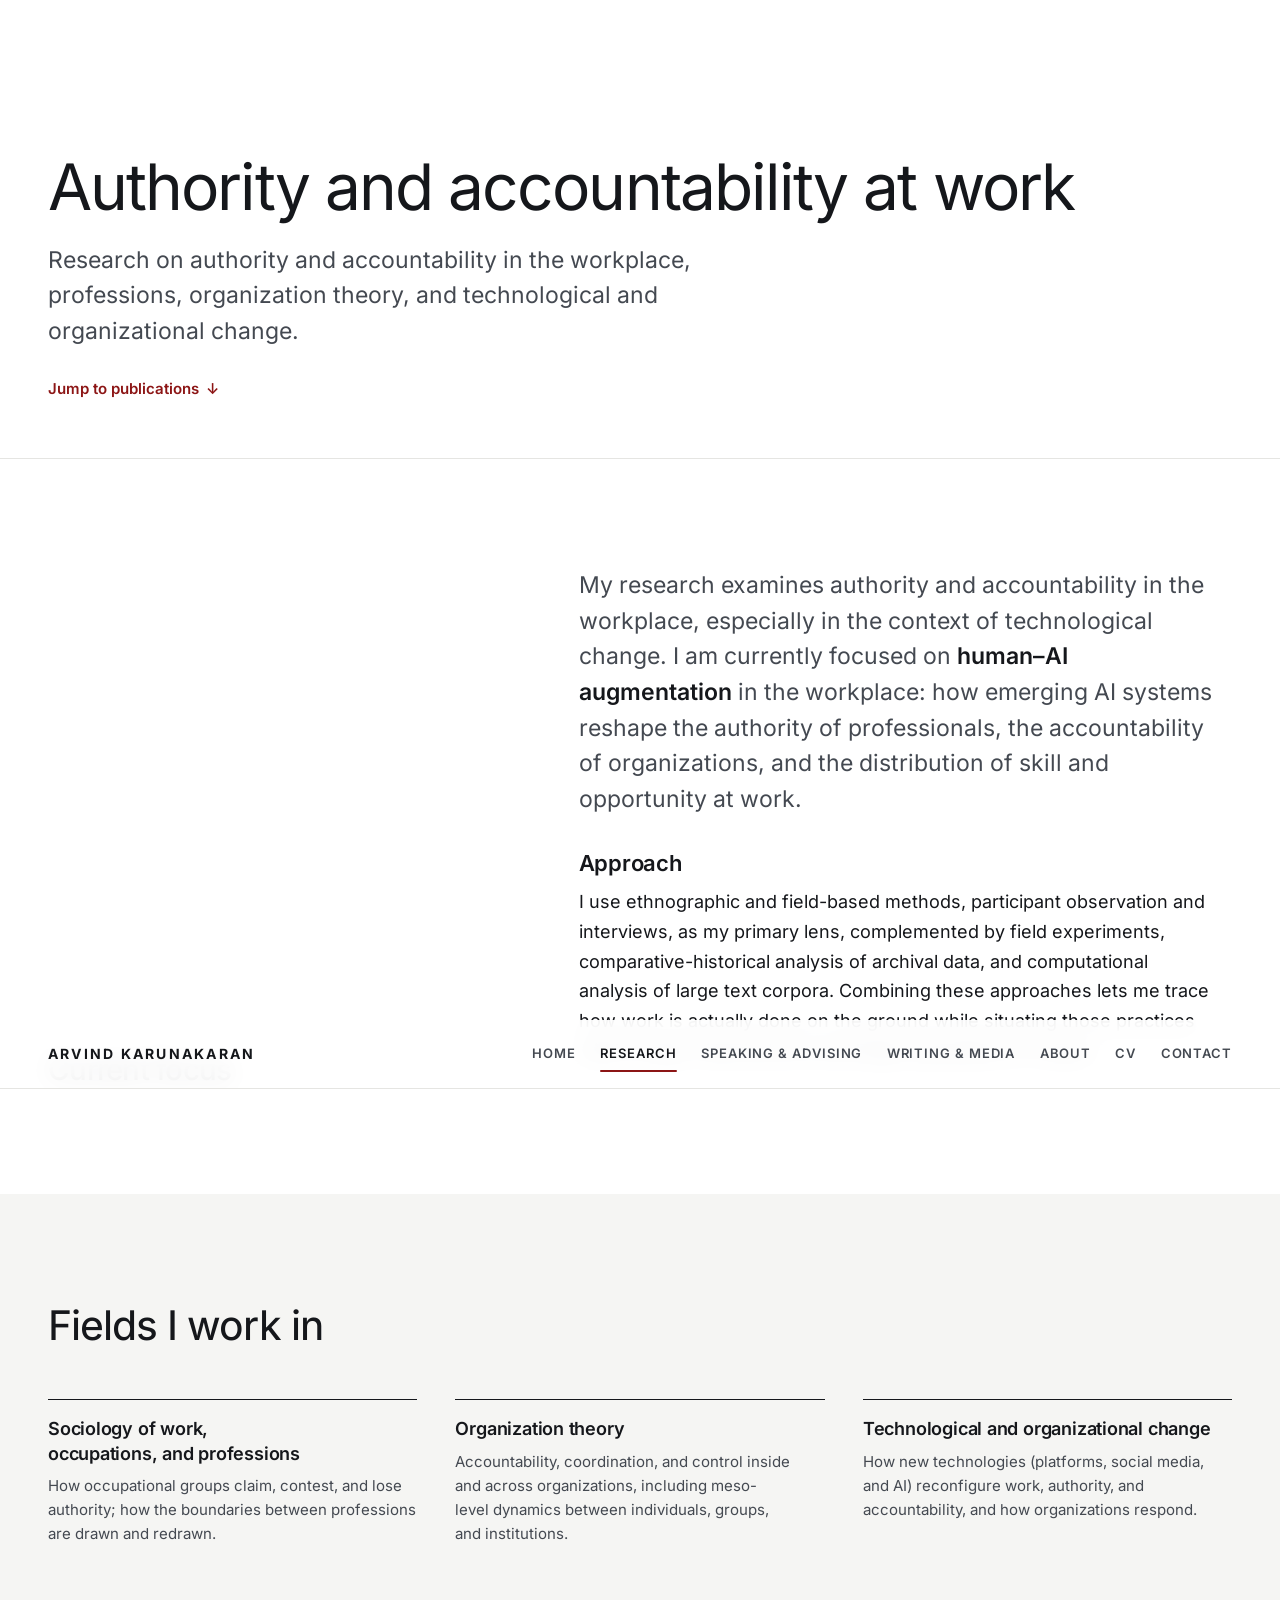
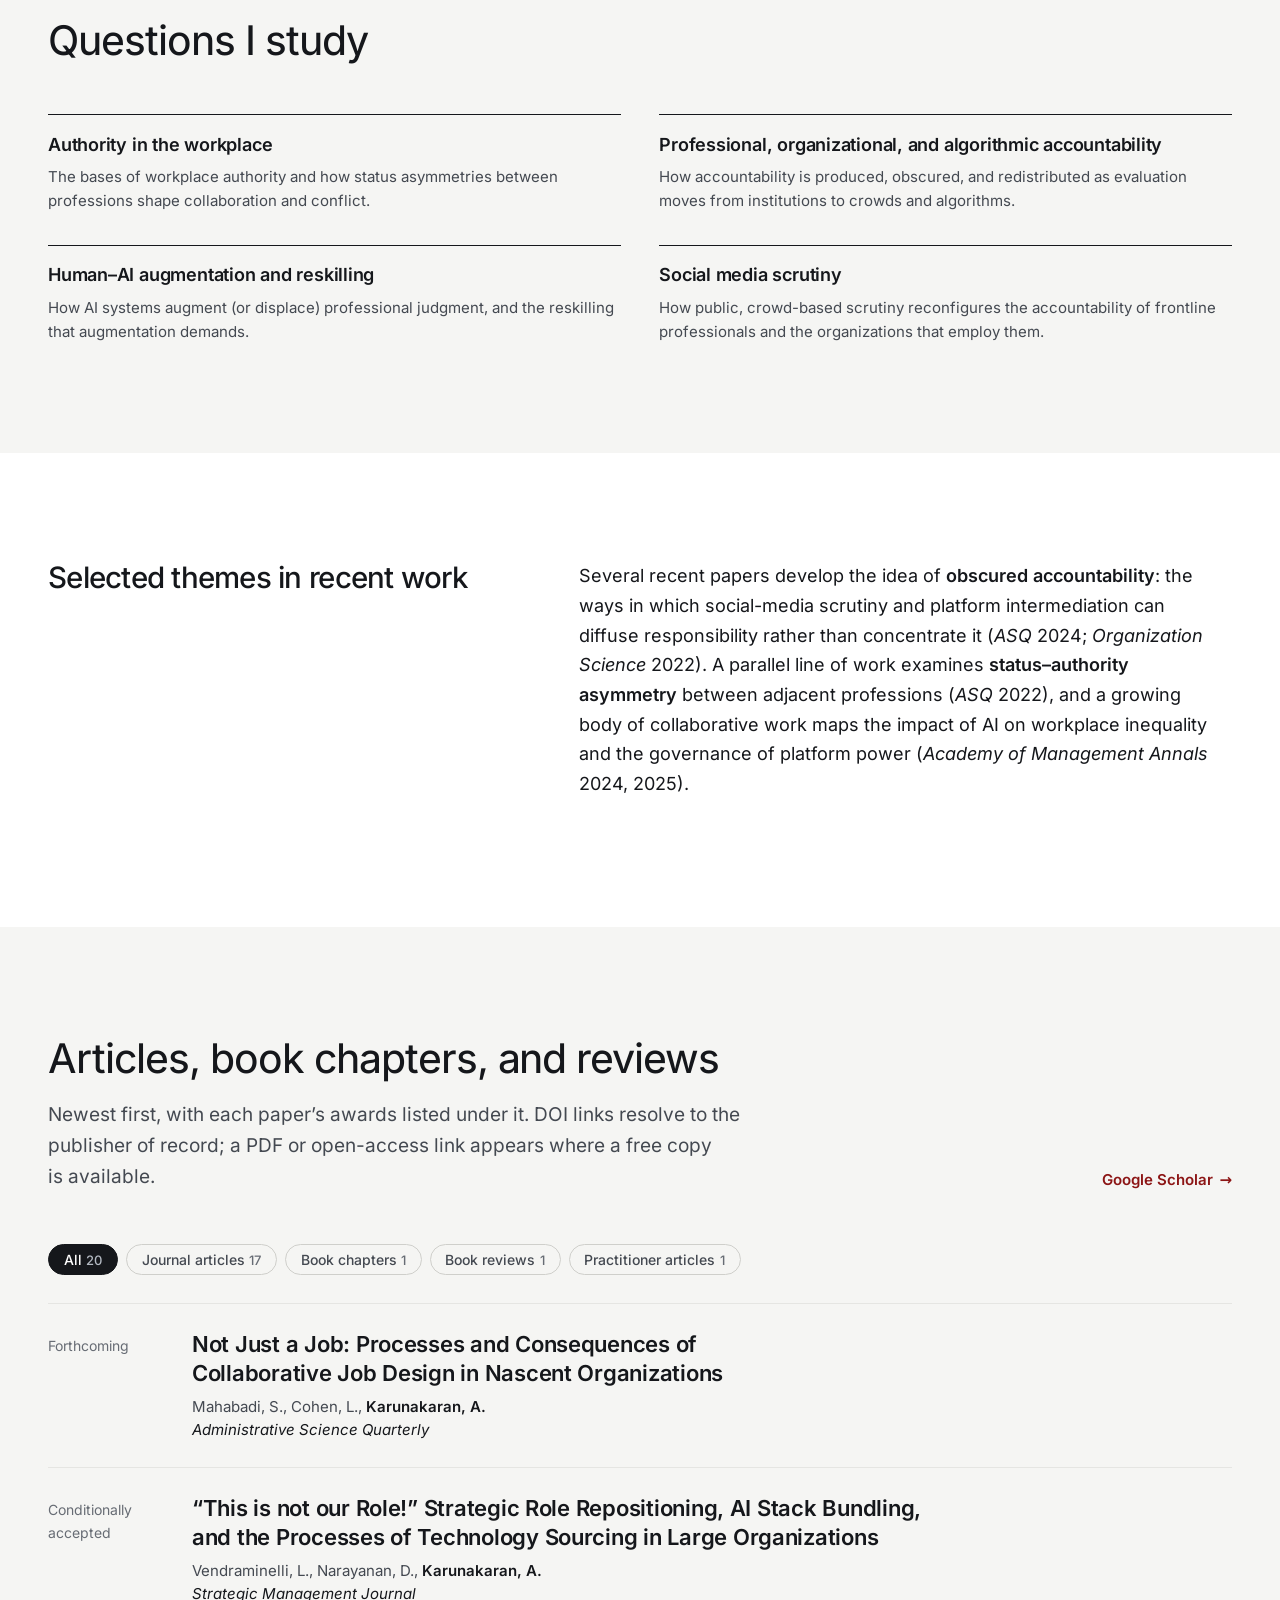
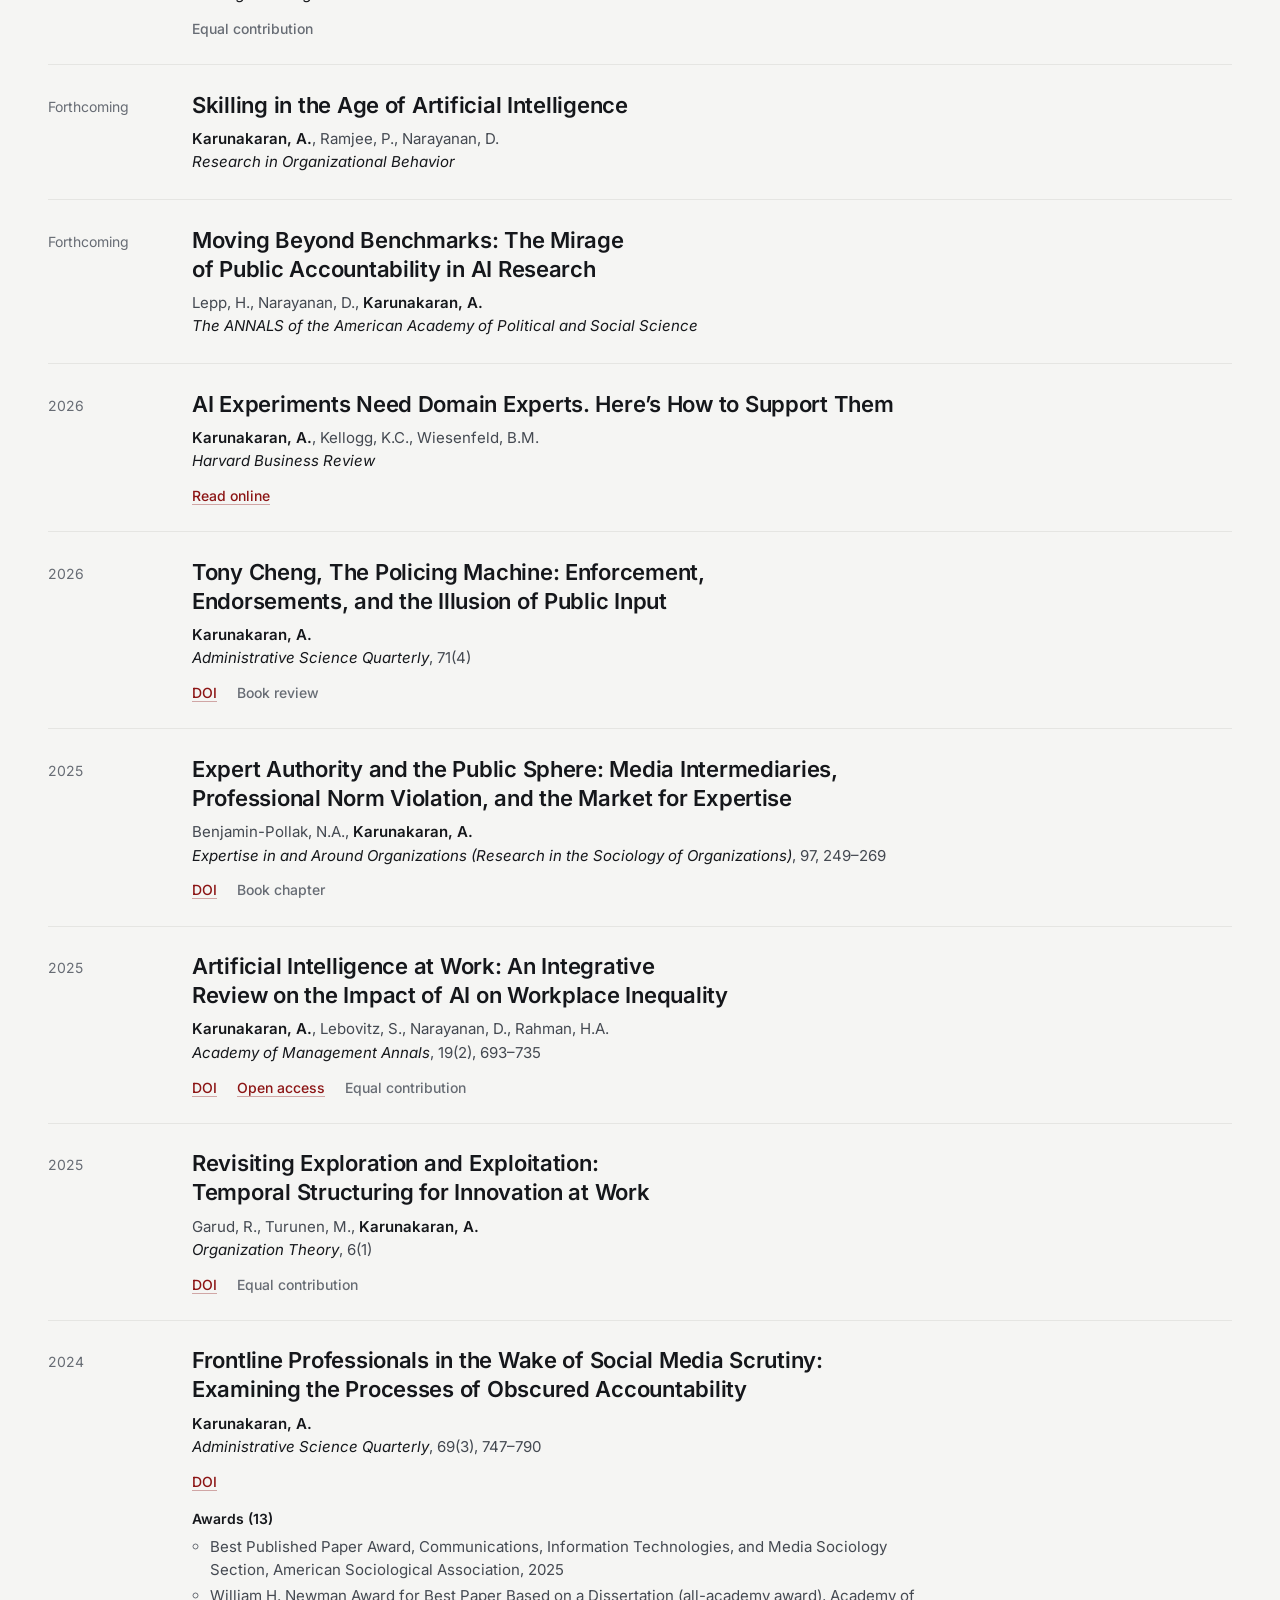
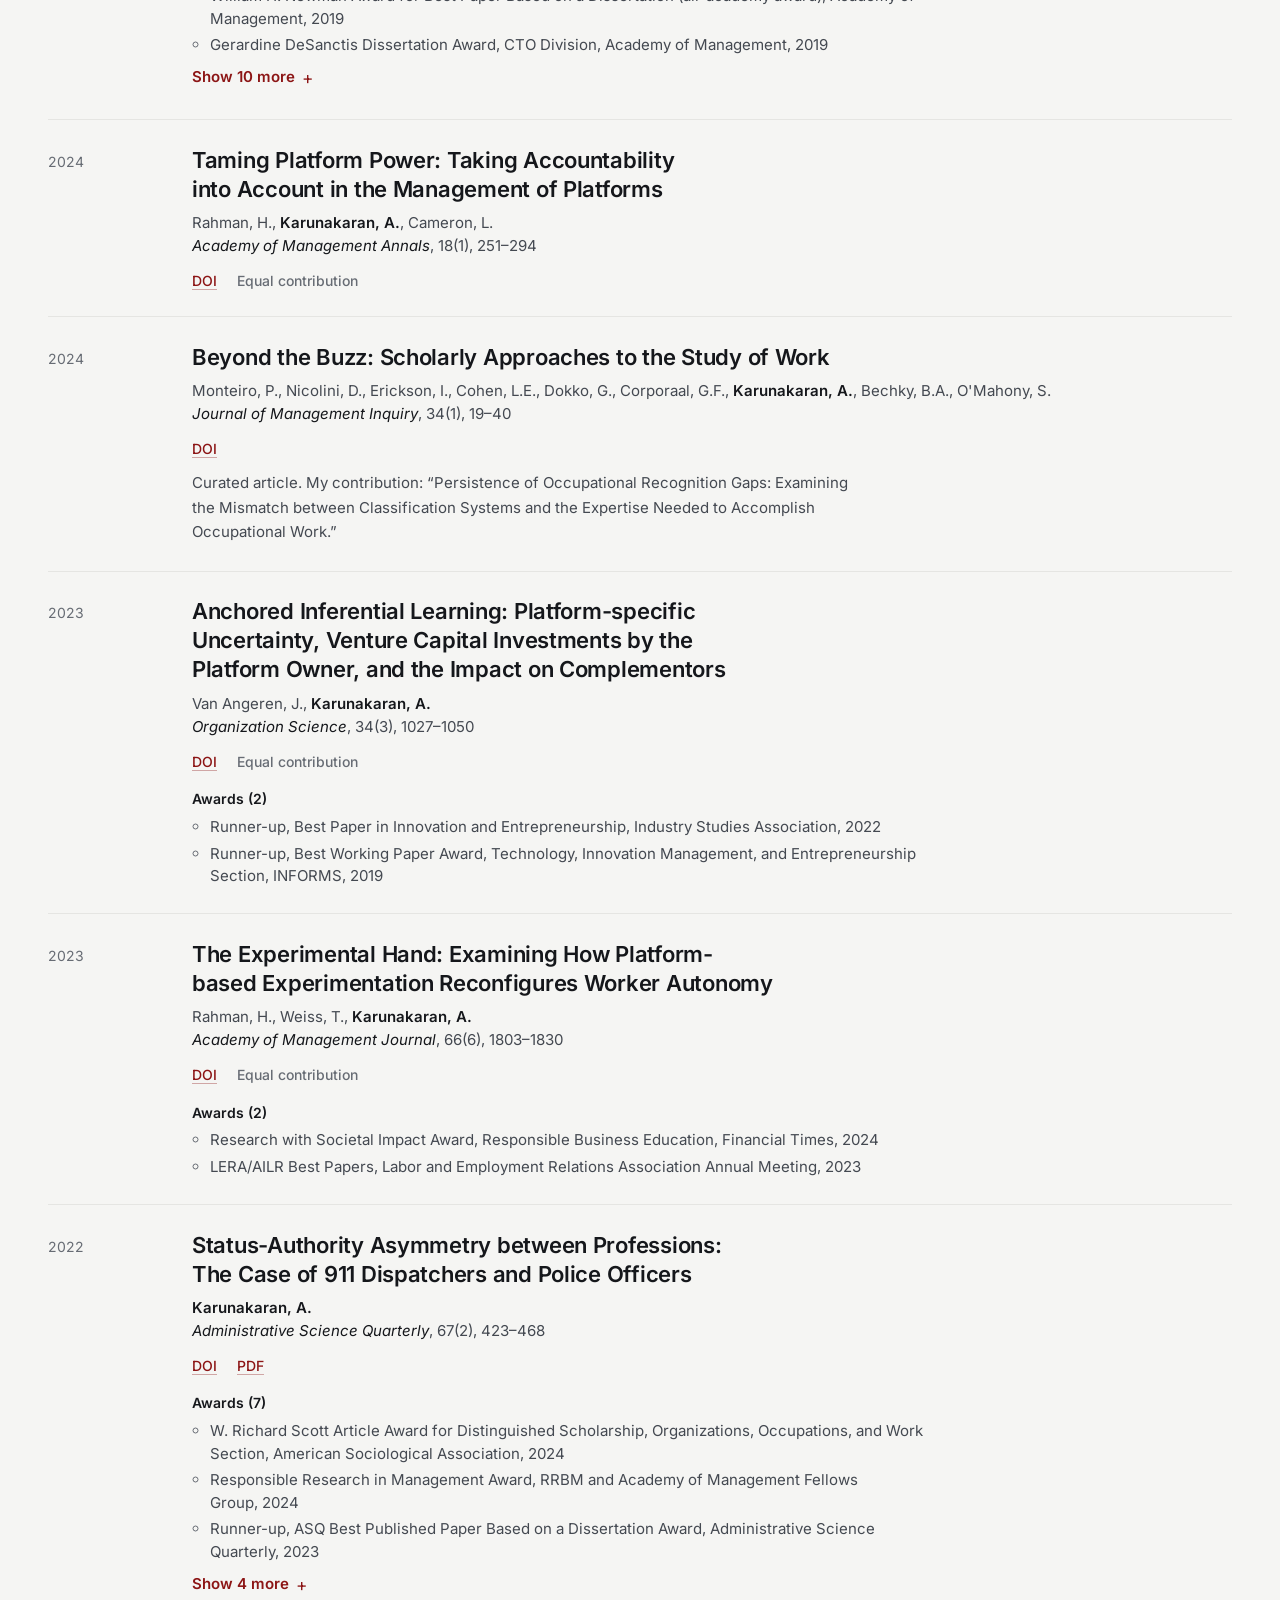
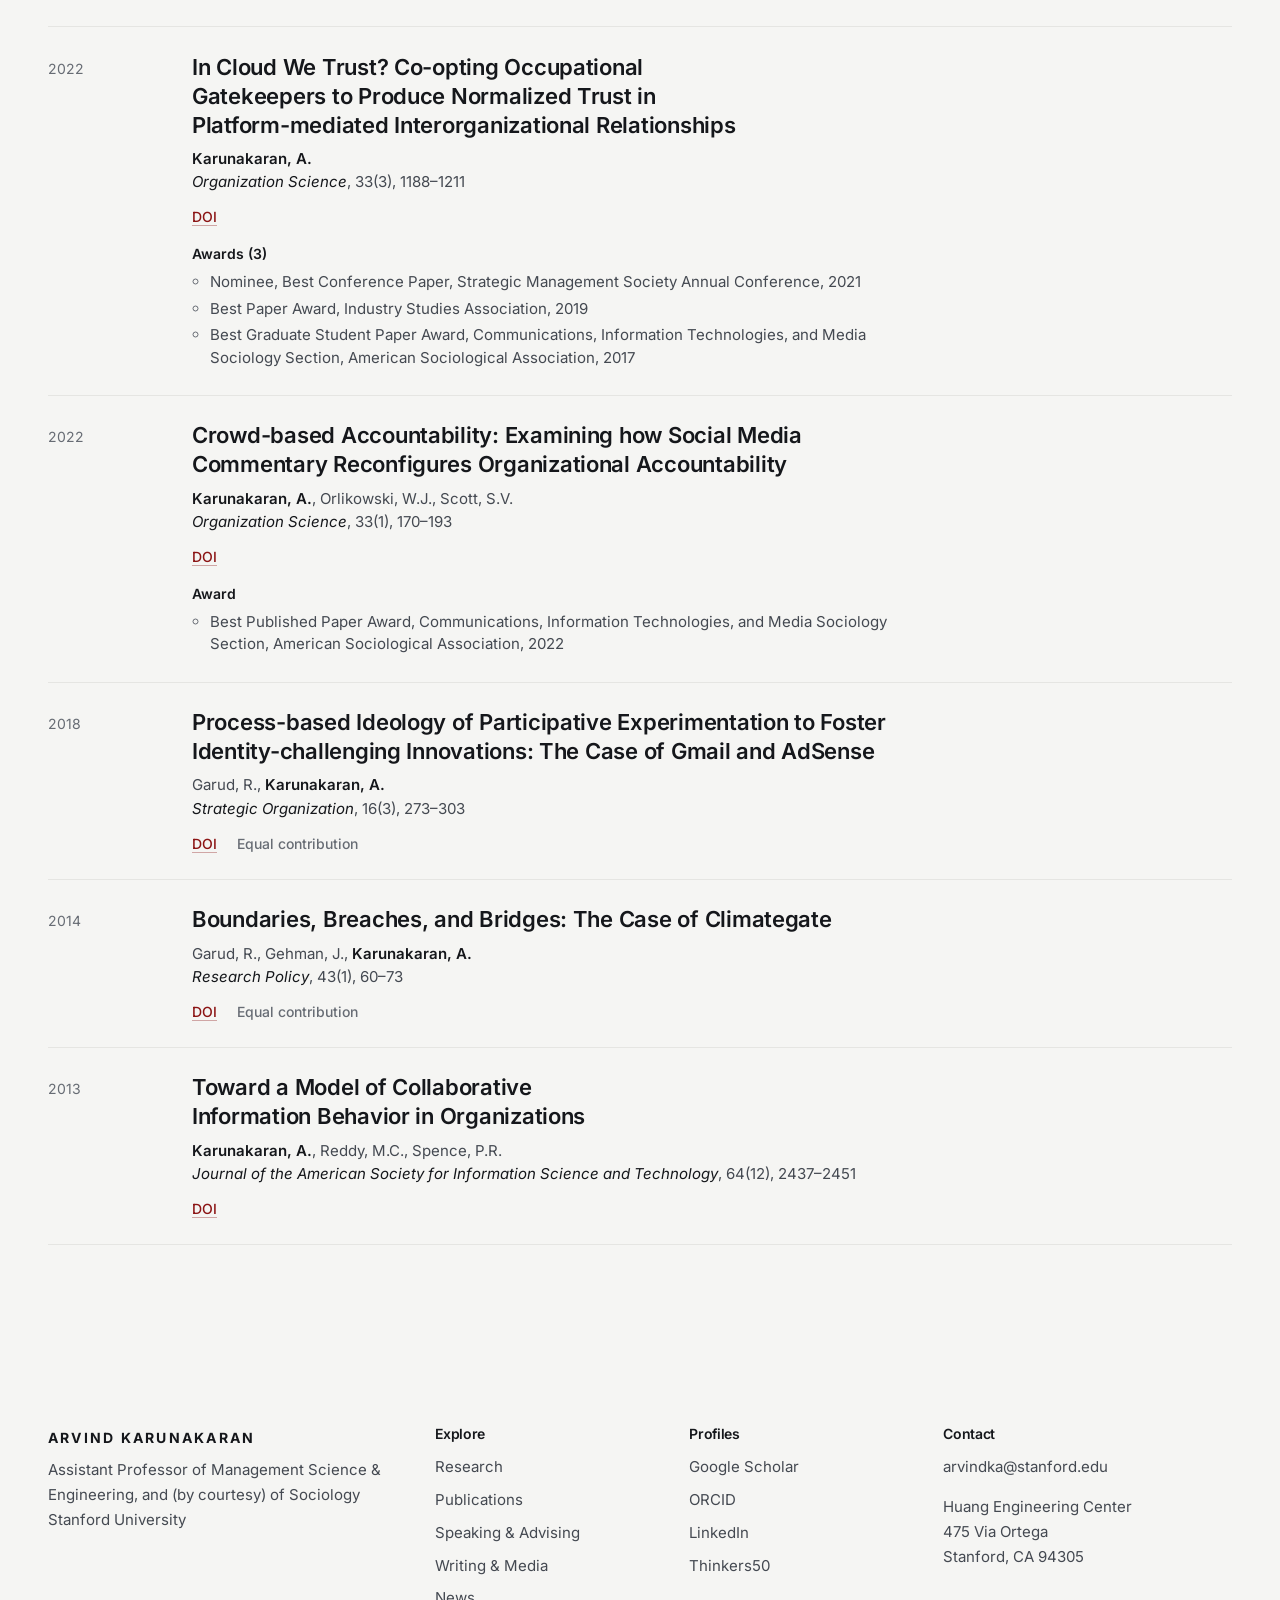
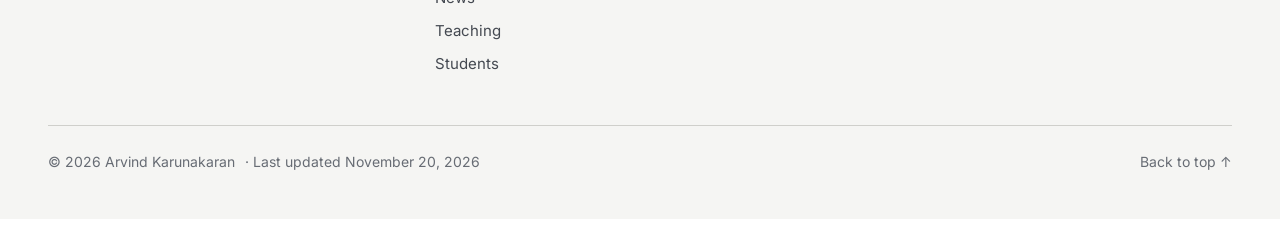
<file: publications.html>
<!doctype html>
<html lang="en">
<head>
  <meta charset="utf-8">
  <meta name="viewport" content="width=device-width, initial-scale=1">
  <title>Publications · Arvind Karunakaran</title>
  <meta name="robots" content="noindex">
  <link rel="canonical" href="https://www.arvindkarunakaran.com/research.html#publications">
  <meta http-equiv="refresh" content="0; url=research.html#publications">
  <link rel="stylesheet" href="css/site.css">
</head>
<body>
  <main class="container redirect">
    <p>Publications has moved. <a href="research.html#publications">Continue to the new page</a>.</p>
  </main>
</body>
</html>
</file>
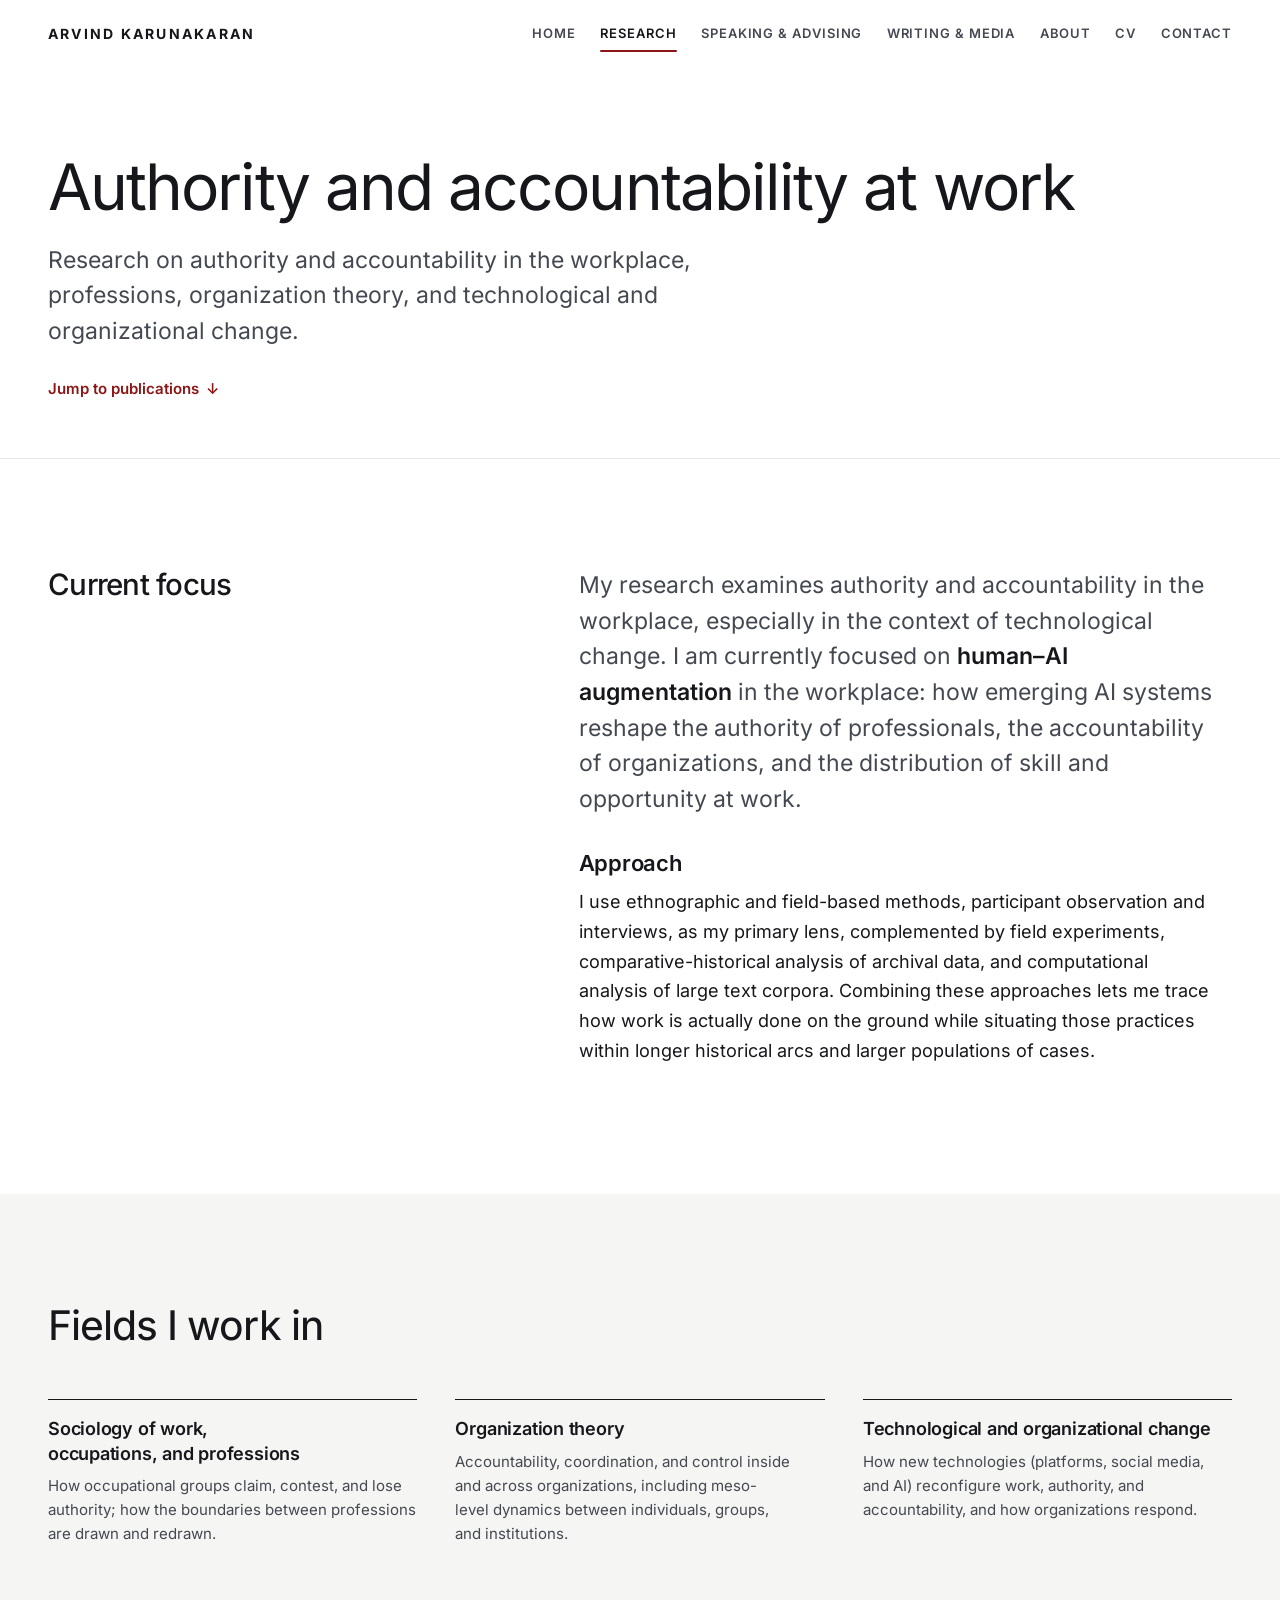
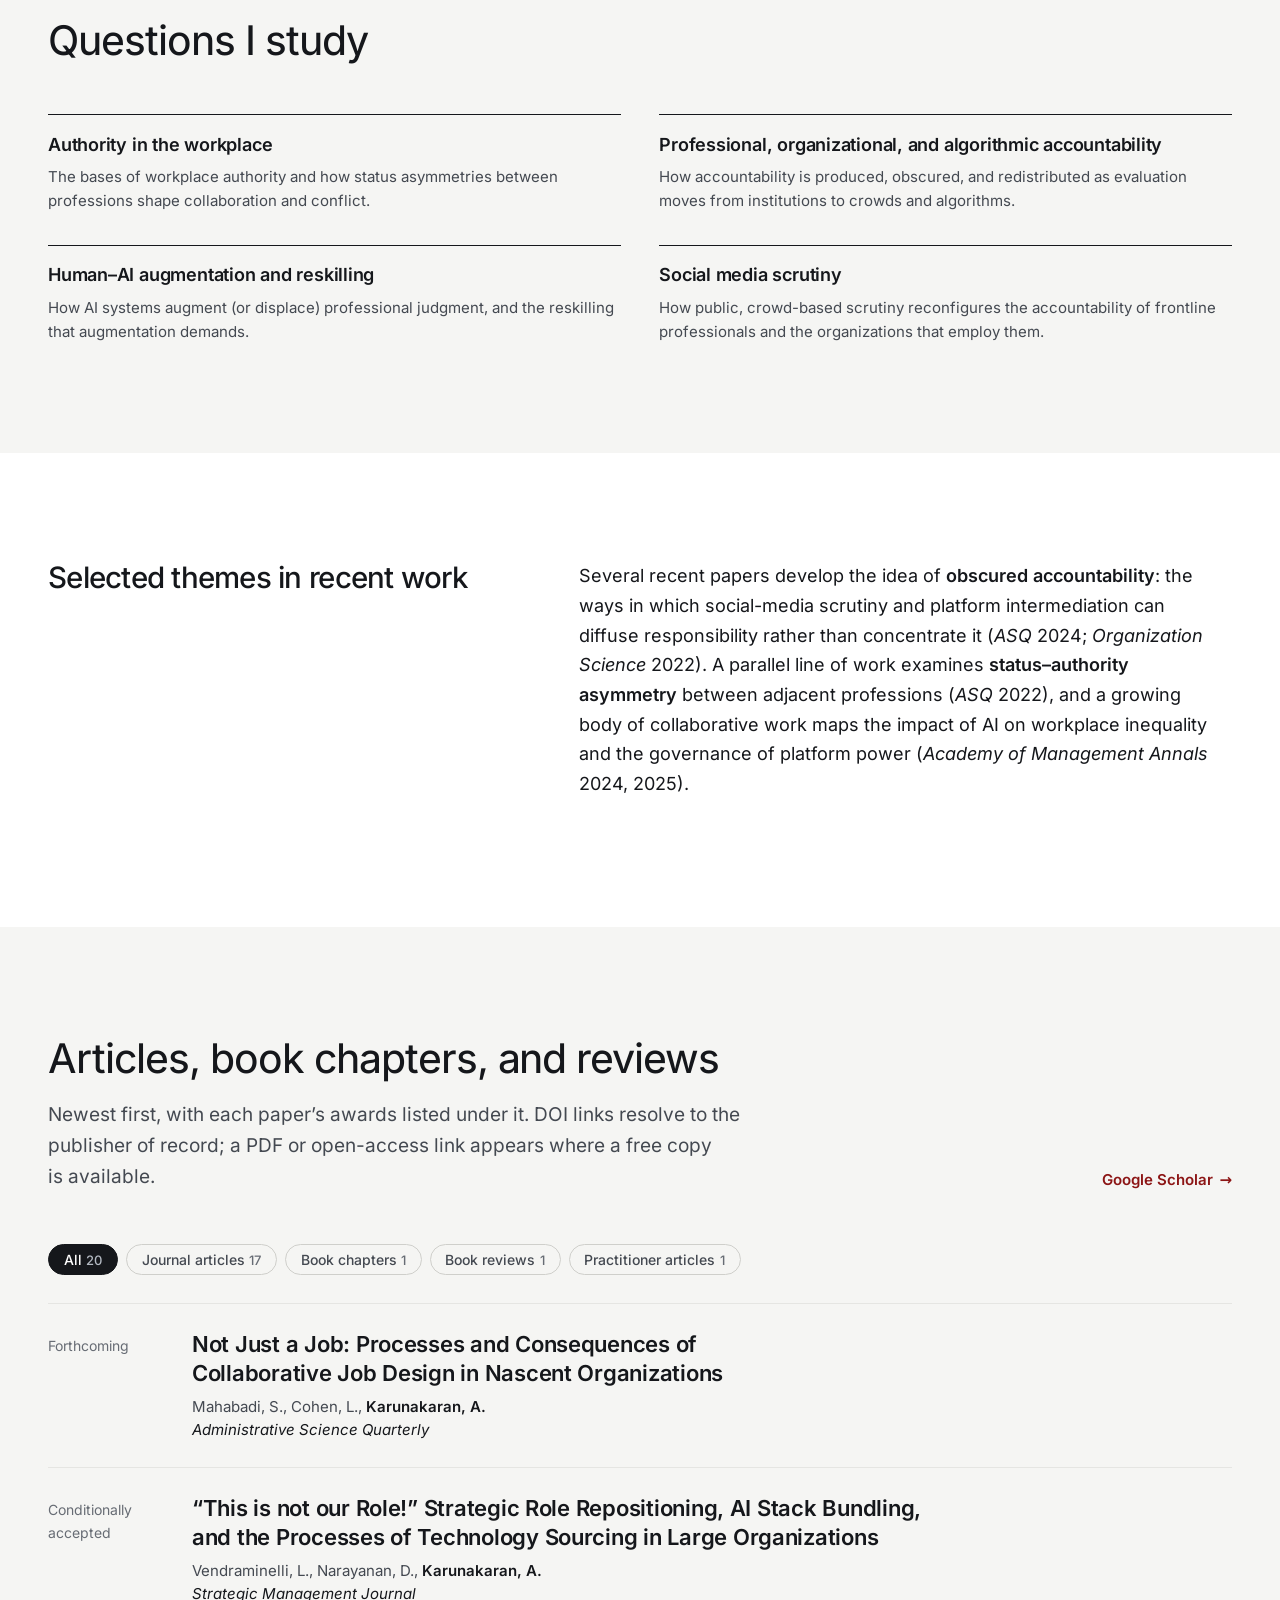
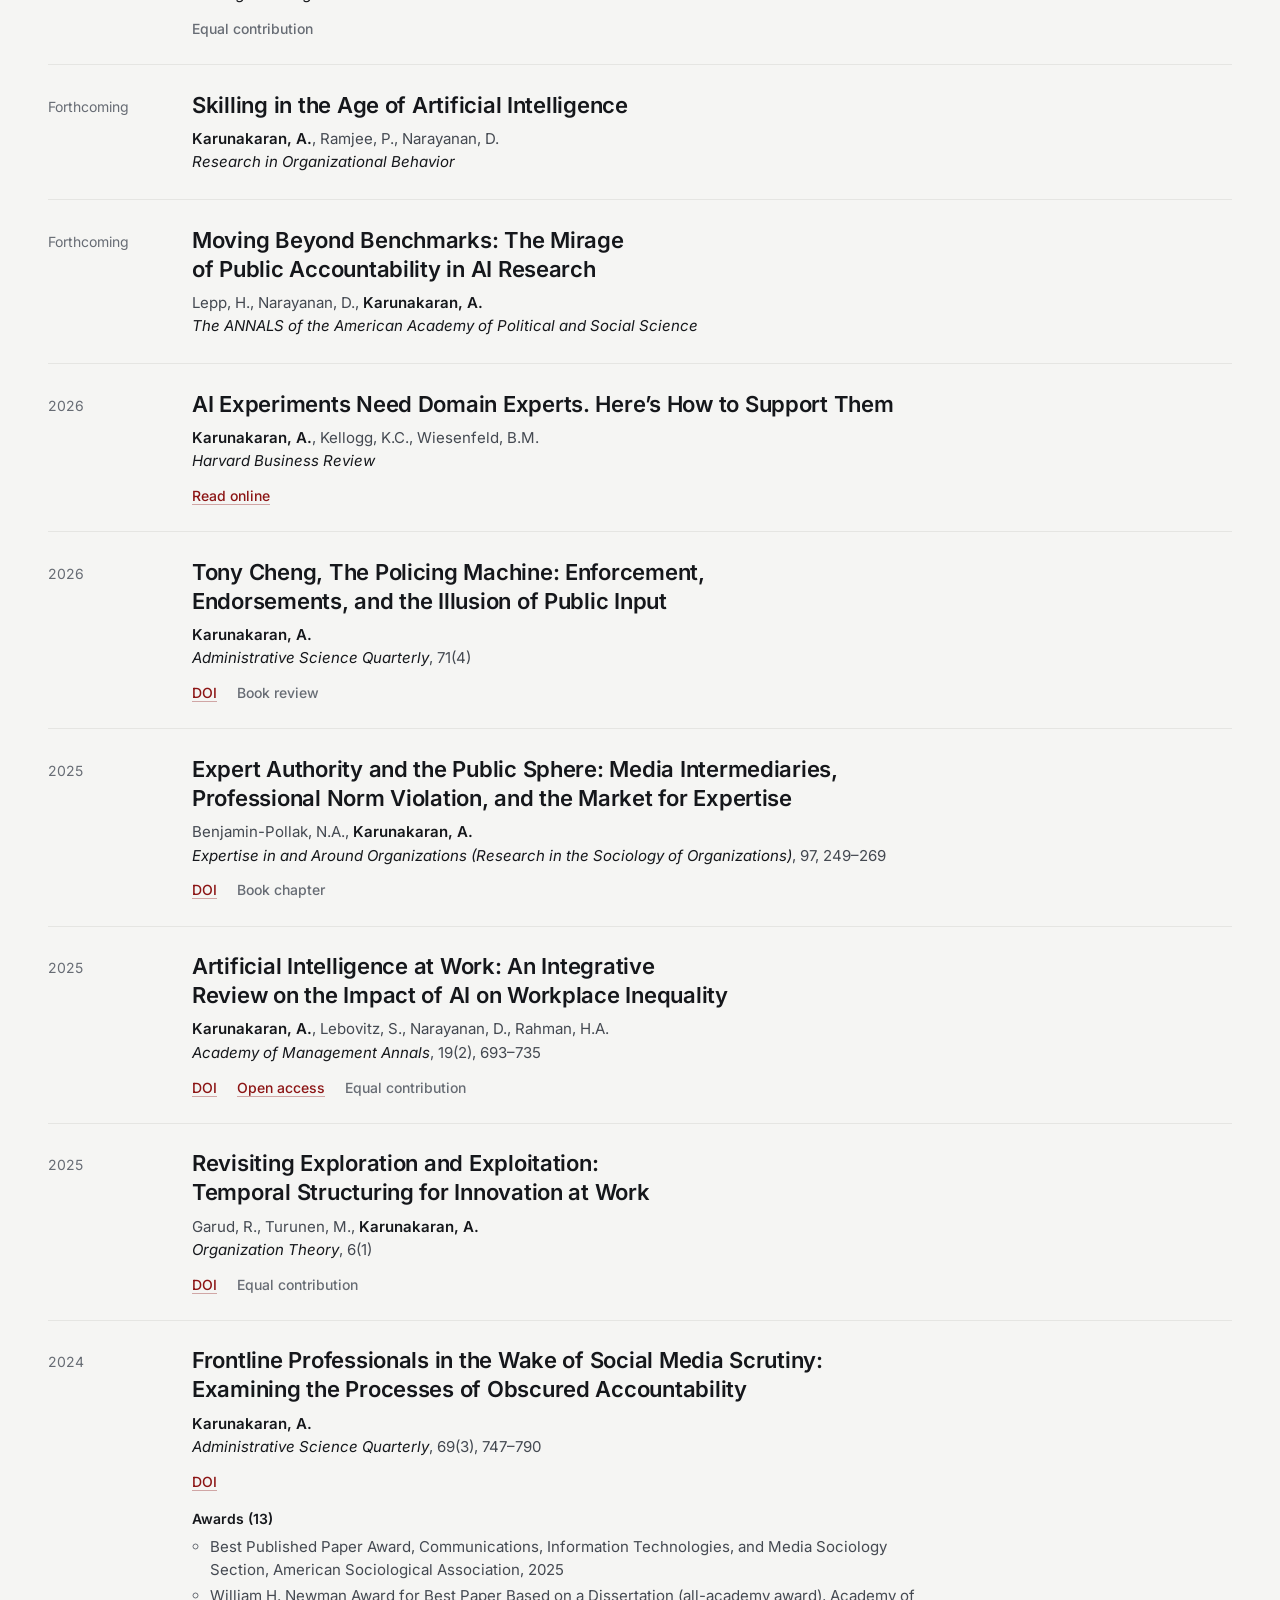
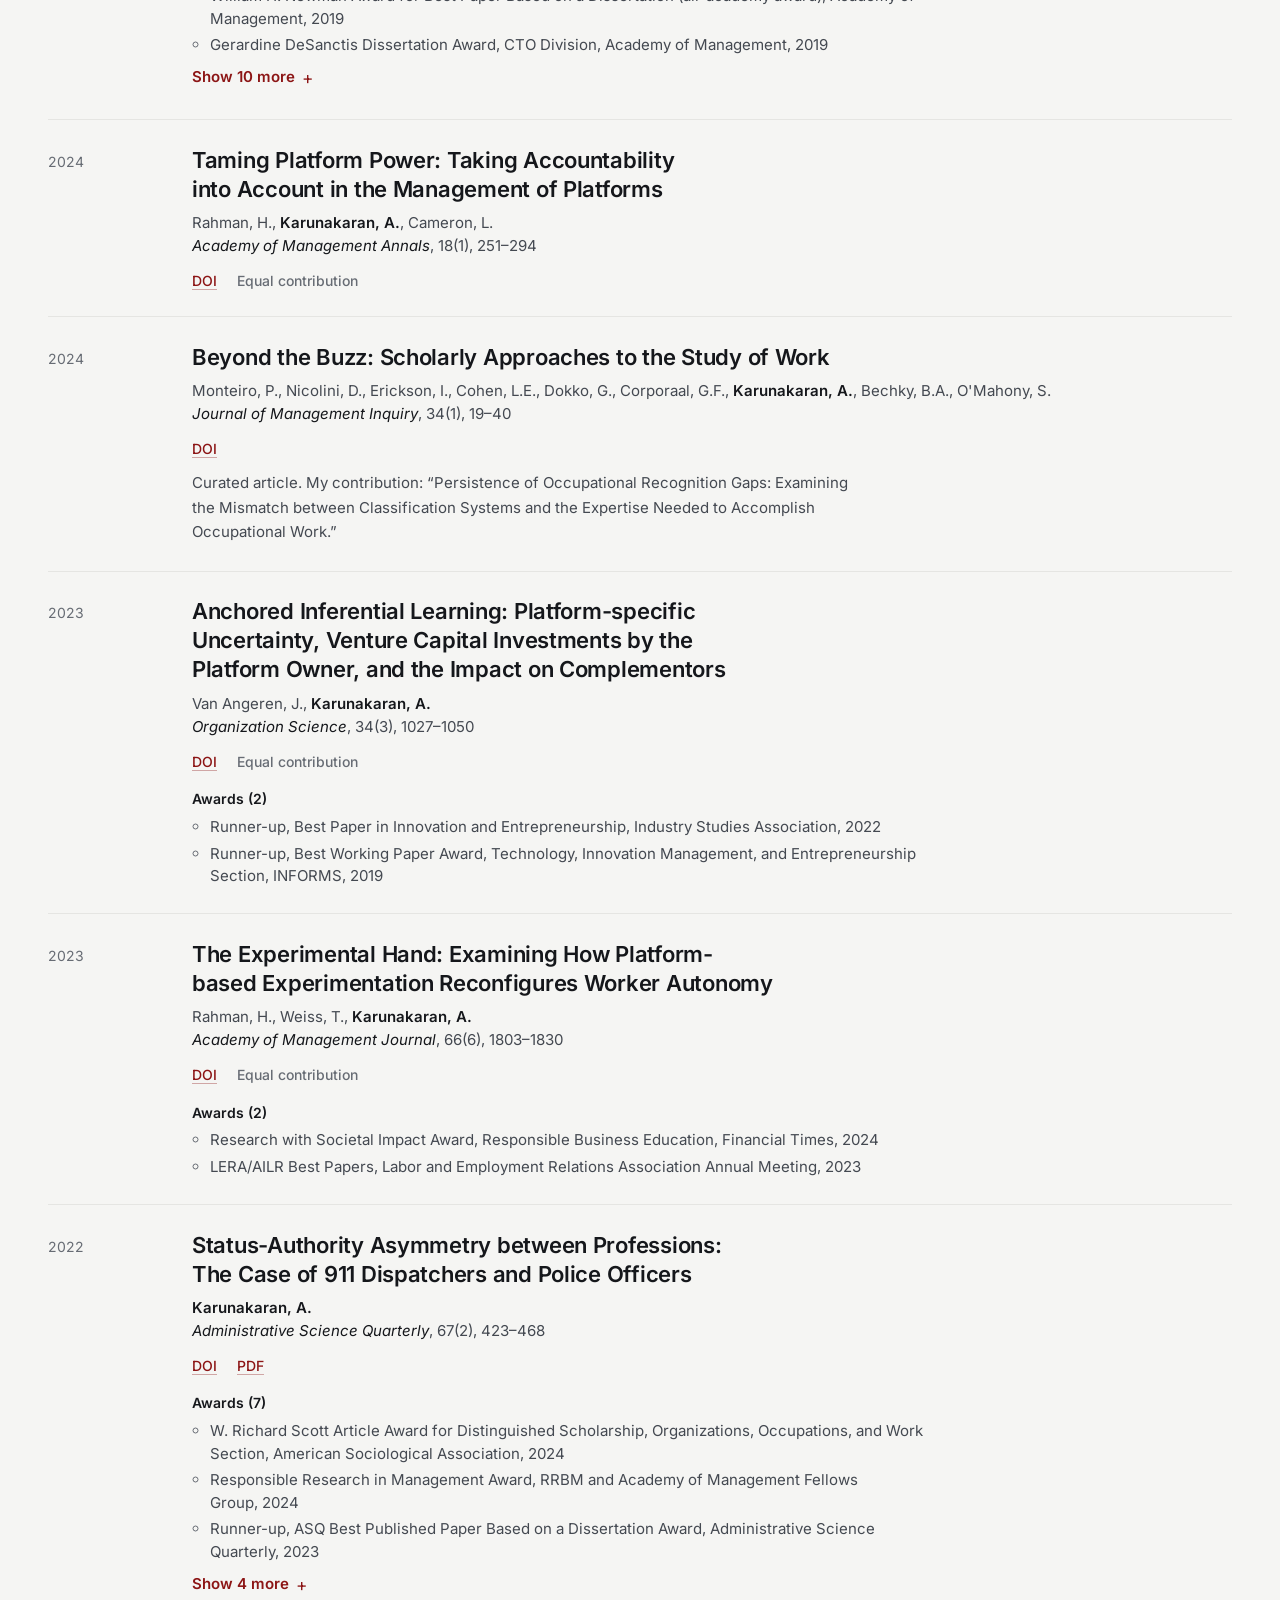
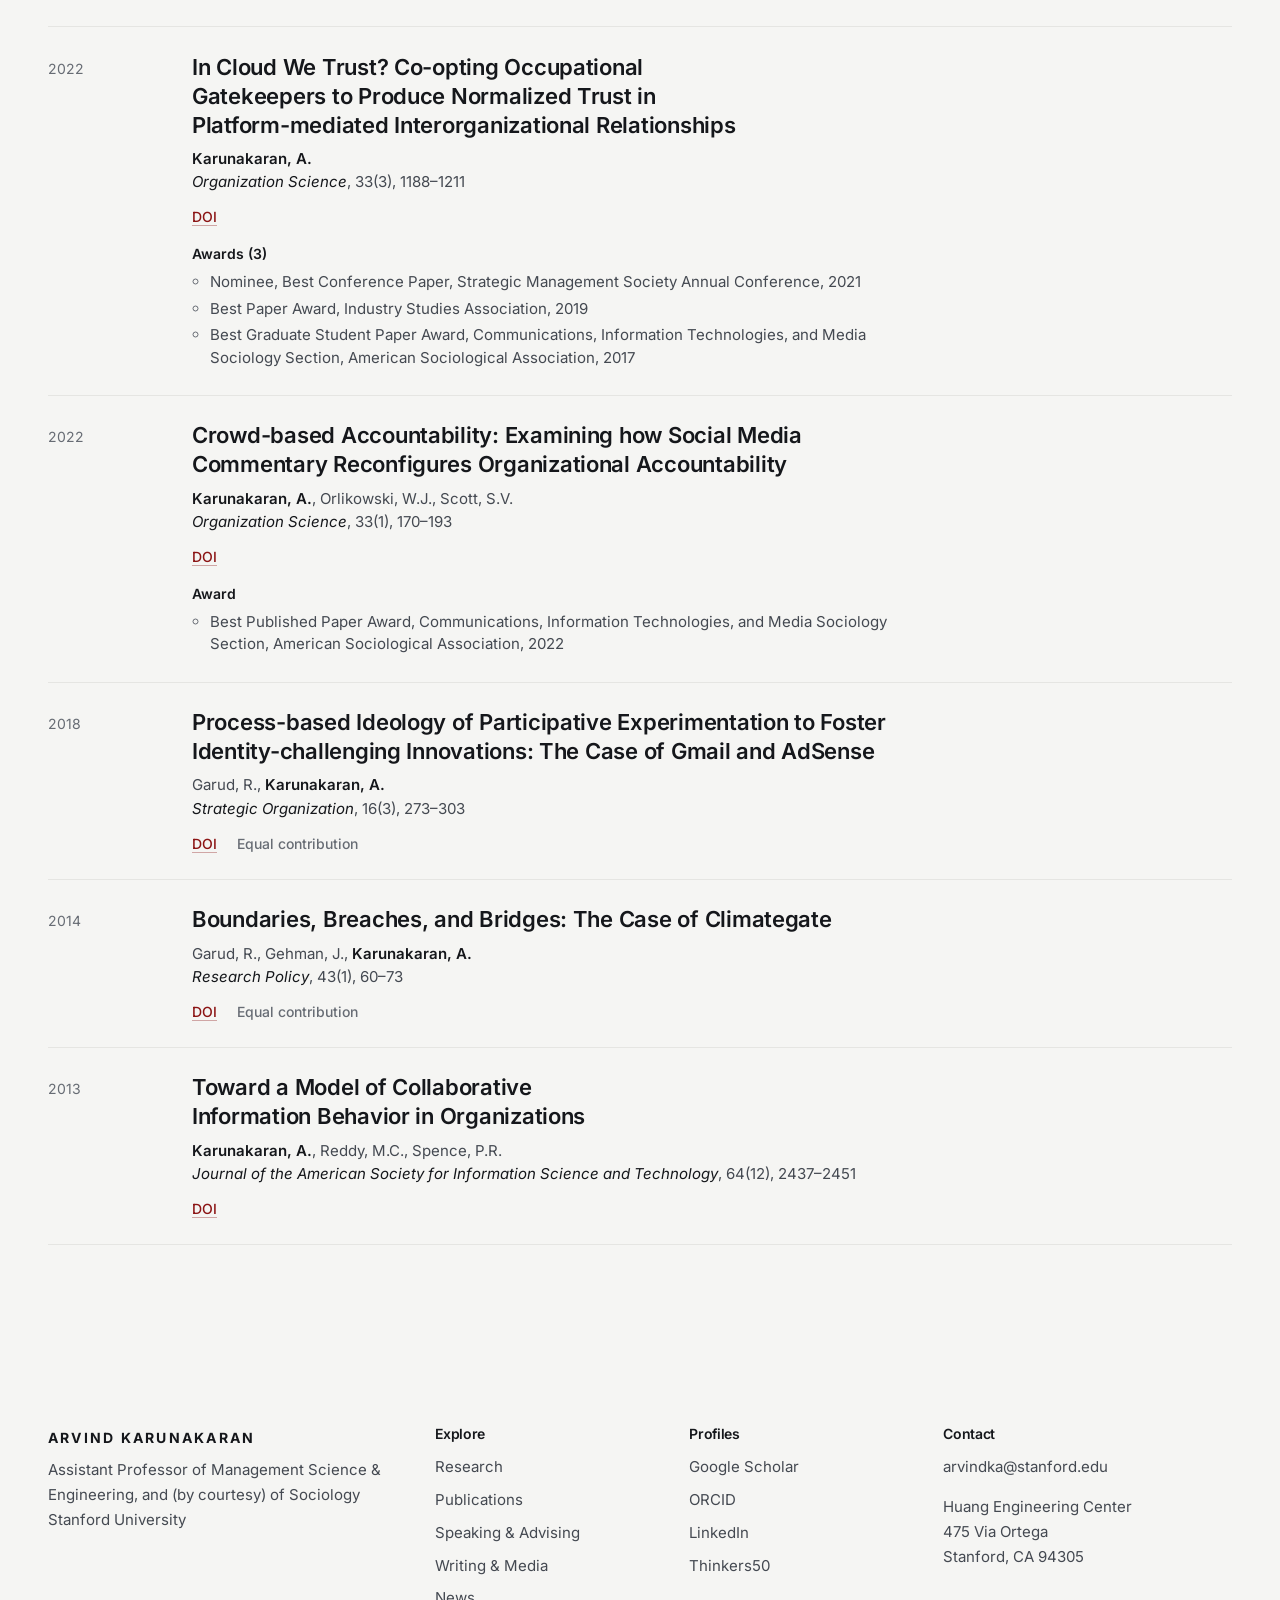
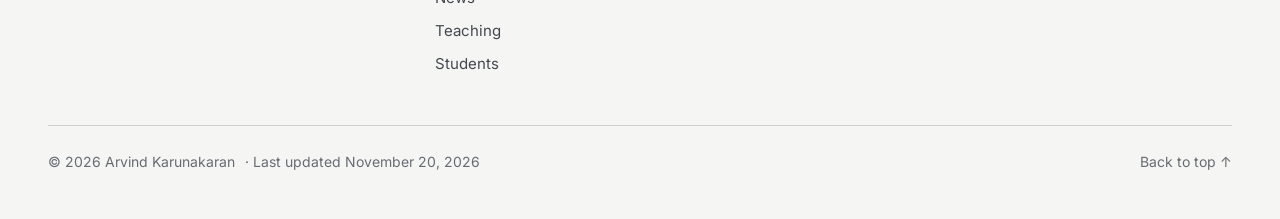
<file: research.html>
<!doctype html>
<html lang="en">
<head>
  <meta charset="utf-8">
  <meta name="viewport" content="width=device-width, initial-scale=1">
  <title>Research &amp; Publications · Arvind Karunakaran</title>
  <meta name="description" content="Research by Arvind Karunakaran (Stanford) on authority and accountability in the workplace, professions, organization theory, and technological change, with a full list of publications.">
  <link rel="canonical" href="https://www.arvindkarunakaran.com/research.html">
  <meta property="og:type" content="website">
  <meta property="og:site_name" content="Arvind Karunakaran">
  <meta property="og:title" content="Research &amp; Publications · Arvind Karunakaran">
  <meta property="og:description" content="Authority and accountability in the workplace, professions, organization theory, and technological change.">
  <meta property="og:image" content="https://www.arvindkarunakaran.com/images/og-card.png">
  <meta name="twitter:card" content="summary_large_image">
  <link rel="icon" href="images/favicon.svg" type="image/svg+xml">
  <link rel="preload" href="fonts/manrope-latin-wght-normal.woff2" as="font" type="font/woff2" crossorigin>
  <link rel="preload" href="fonts/inter-latin-wght-normal.woff2" as="font" type="font/woff2" crossorigin>
  <link rel="stylesheet" href="css/site.css">
</head>
<body data-nav="research.html">
<!-- HEADER:START -->
<a class="skip-link" href="#main">Skip to content</a>
<header class="site-header" id="top">
  <div class="container header-inner">
    <a class="wordmark" href="index.html">Arvind Karunakaran</a>
    <button class="nav-toggle" type="button" aria-expanded="false" aria-controls="site-nav"><span class="nav-toggle-text">Menu</span><span class="bars" aria-hidden="true"></span></button>
    <nav class="nav" id="site-nav" aria-label="Main">
      <ul>
        <li><a href="index.html">Home</a></li>
        <li><a href="research.html" aria-current="page">Research</a></li>
        <li><a href="speaking.html">Speaking &amp; Advising</a></li>
        <li><a href="writing.html">Writing &amp; Media</a></li>
        <li><a href="about.html">About</a></li>
        <li><a href="cv.html">CV</a></li>
        <li><a href="contact.html">Contact</a></li>
      </ul>
    </nav>
  </div>
</header>
<!-- HEADER:END -->

<main id="main">

  <header class="page-head">
    <div class="container">
      <h1>Authority and accountability at work</h1>
      <p class="lead">Research on authority and accountability in the workplace, professions, organization theory, and technological and organizational change.</p>
      <p class="page-jumps"><a class="more more--down" href="#publications">Jump to publications</a></p>
    </div>
  </header>

  <section class="section" aria-labelledby="focus">
    <div class="container split">
      <div class="split-aside">
        <h2 id="focus" class="subhead">Current focus</h2>
      </div>
      <div class="prose">
        <p class="lead">My research examines authority and accountability in the workplace, especially in the context of technological change. I am currently focused on <strong>human–AI augmentation</strong> in the workplace: how emerging AI systems reshape the authority of professionals, the accountability of organizations, and the distribution of skill and opportunity at work.</p>
        <h3>Approach</h3>
        <p>I use ethnographic and field-based methods, participant observation and interviews, as my primary lens, complemented by field experiments, comparative-historical analysis of archival data, and computational analysis of large text corpora. Combining these approaches lets me trace how work is actually done on the ground while situating those practices within longer historical arcs and larger populations of cases.</p>
      </div>
    </div>
  </section>

  <section class="section band-alt" aria-labelledby="areas">
    <div class="container">
      <div class="section-head">
        <h2 id="areas">Fields I work in</h2>
      </div>
      <div class="defs defs--3">
        <div class="def">
          <h3>Sociology of work, occupations, and professions</h3>
          <p>How occupational groups claim, contest, and lose authority; how the boundaries between professions are drawn and redrawn.</p>
        </div>
        <div class="def">
          <h3>Organization theory</h3>
          <p>Accountability, coordination, and control inside and across organizations, including meso-level dynamics between individuals, groups, and institutions.</p>
        </div>
        <div class="def">
          <h3>Technological and organizational change</h3>
          <p>How new technologies (platforms, social media, and AI) reconfigure work, authority, and accountability, and how organizations respond.</p>
        </div>
      </div>

      <div class="section-head gap-top">
        <h2>Questions I study</h2>
      </div>
      <div class="defs">
        <div class="def">
          <h3>Authority in the workplace</h3>
          <p>The bases of workplace authority and how status asymmetries between professions shape collaboration and conflict.</p>
        </div>
        <div class="def">
          <h3>Professional, organizational, and algorithmic accountability</h3>
          <p>How accountability is produced, obscured, and redistributed as evaluation moves from institutions to crowds and algorithms.</p>
        </div>
        <div class="def">
          <h3>Human–AI augmentation and reskilling</h3>
          <p>How AI systems augment (or displace) professional judgment, and the reskilling that augmentation demands.</p>
        </div>
        <div class="def">
          <h3>Social media scrutiny</h3>
          <p>How public, crowd-based scrutiny reconfigures the accountability of frontline professionals and the organizations that employ them.</p>
        </div>
      </div>
    </div>
  </section>

  <section class="section" aria-labelledby="themes">
    <div class="container split">
      <div class="split-aside">
        <h2 id="themes" class="subhead">Selected themes in recent work</h2>
      </div>
      <div class="prose">
        <p>Several recent papers develop the idea of <strong>obscured accountability</strong>: the ways in which social-media scrutiny and platform intermediation can diffuse responsibility rather than concentrate it (<em>ASQ</em> 2024; <em>Organization Science</em> 2022). A parallel line of work examines <strong>status–authority asymmetry</strong> between adjacent professions (<em>ASQ</em> 2022), and a growing body of collaborative work maps the impact of AI on workplace inequality and the governance of platform power (<em>Academy of Management Annals</em> 2024, 2025).</p>
      </div>
    </div>
  </section>

  <section class="section band-alt" id="publications" aria-labelledby="pubs-h">
    <div class="container">
      <div class="section-head section-head--row">
        <div>
          <h2 id="pubs-h">Articles, book chapters, and reviews</h2>
          <p>Newest first, with each paper’s awards listed under it. DOI links resolve to the publisher of record; a PDF or open-access link appears where a free copy is available.</p>
        </div>
        <a class="more" href="https://scholar.google.com/citations?user=kNGnWBwAAAAJ&amp;hl=en">Google Scholar</a>
      </div>

      <!-- PUBS:START (generated from papers.yml by scripts/build_site.py; do not edit by hand) -->
      <div class="filters" role="group" aria-label="Filter publications" data-filter-group="pub-list">
        <button class="filter" type="button" data-filter="all" aria-pressed="true">All</button>
        <button class="filter" type="button" data-filter="article" aria-pressed="false">Journal articles</button>
        <button class="filter" type="button" data-filter="chapter" aria-pressed="false">Book chapters</button>
        <button class="filter" type="button" data-filter="review" aria-pressed="false">Book reviews</button>
        <button class="filter" type="button" data-filter="practitioner" aria-pressed="false">Practitioner articles</button>
      </div>

      <ol class="pubs" id="pub-list">
        <li class="pub" data-type="article">
          <div class="pub-year">Forthcoming</div>
          <div>
            <h3 class="pub-title">Not Just a Job: Processes and Consequences of Collaborative Job Design in Nascent Organizations</h3>
            <p class="pub-authors">Mahabadi, S., Cohen, L., <span class="me">Karunakaran, A.</span></p>
            <p class="pub-venue"><em>Administrative Science Quarterly</em></p>
          </div>
        </li>
        <li class="pub" data-type="article">
          <div class="pub-year">Conditionally accepted</div>
          <div>
            <h3 class="pub-title">“This is not our Role!” Strategic Role Repositioning, AI Stack Bundling, and the Processes of Technology Sourcing in Large Organizations</h3>
            <p class="pub-authors">Vendraminelli, L., Narayanan, D., <span class="me">Karunakaran, A.</span></p>
            <p class="pub-venue"><em>Strategic Management Journal</em></p>
            <div class="chips"><span class="chip chip--note">Equal contribution</span></div>
          </div>
        </li>
        <li class="pub" data-type="article">
          <div class="pub-year">Forthcoming</div>
          <div>
            <h3 class="pub-title">Skilling in the Age of Artificial Intelligence</h3>
            <p class="pub-authors"><span class="me">Karunakaran, A.</span>, Ramjee, P., Narayanan, D.</p>
            <p class="pub-venue"><em>Research in Organizational Behavior</em></p>
          </div>
        </li>
        <li class="pub" data-type="article">
          <div class="pub-year">Forthcoming</div>
          <div>
            <h3 class="pub-title">Moving Beyond Benchmarks: The Mirage of Public Accountability in AI Research</h3>
            <p class="pub-authors">Lepp, H., Narayanan, D., <span class="me">Karunakaran, A.</span></p>
            <p class="pub-venue"><em>The ANNALS of the American Academy of Political and Social Science</em></p>
          </div>
        </li>
        <li class="pub" data-type="practitioner">
          <div class="pub-year">2026</div>
          <div>
            <h3 class="pub-title"><a href="https://hbr.org/2026/08/ai-experiments-need-domain-experts-heres-how-to-support-them">AI Experiments Need Domain Experts. Here’s How to Support Them</a></h3>
            <p class="pub-authors"><span class="me">Karunakaran, A.</span>, Kellogg, K.C., Wiesenfeld, B.M.</p>
            <p class="pub-venue"><em>Harvard Business Review</em></p>
            <div class="chips"><a class="chip" href="https://hbr.org/2026/08/ai-experiments-need-domain-experts-heres-how-to-support-them">Read online</a></div>
          </div>
        </li>
        <li class="pub" data-type="review">
          <div class="pub-year">2026</div>
          <div>
            <h3 class="pub-title"><a href="https://doi.org/10.1177/00018392261476012">Tony Cheng, The Policing Machine: Enforcement, Endorsements, and the Illusion of Public Input</a></h3>
            <p class="pub-authors"><span class="me">Karunakaran, A.</span></p>
            <p class="pub-venue"><em>Administrative Science Quarterly</em>, 71(4)</p>
            <div class="chips"><a class="chip" href="https://doi.org/10.1177/00018392261476012">DOI</a><span class="chip chip--note">Book review</span></div>
          </div>
        </li>
        <li class="pub" data-type="chapter">
          <div class="pub-year">2025</div>
          <div>
            <h3 class="pub-title"><a href="https://doi.org/10.1108/S0733-558X20250000097011">Expert Authority and the Public Sphere: Media Intermediaries, Professional Norm Violation, and the Market for Expertise</a></h3>
            <p class="pub-authors">Benjamin-Pollak, N.A., <span class="me">Karunakaran, A.</span></p>
            <p class="pub-venue"><em>Expertise in and Around Organizations (Research in the Sociology of Organizations)</em>, 97, 249–269</p>
            <div class="chips"><a class="chip" href="https://doi.org/10.1108/S0733-558X20250000097011">DOI</a><span class="chip chip--note">Book chapter</span></div>
          </div>
        </li>
        <li class="pub" data-type="article">
          <div class="pub-year">2025</div>
          <div>
            <h3 class="pub-title"><a href="https://doi.org/10.5465/annals.2023.0230">Artificial Intelligence at Work: An Integrative Review on the Impact of AI on Workplace Inequality</a></h3>
            <p class="pub-authors"><span class="me">Karunakaran, A.</span>, Lebovitz, S., Narayanan, D., Rahman, H.A.</p>
            <p class="pub-venue"><em>Academy of Management Annals</em>, 19(2), 693–735</p>
            <div class="chips"><a class="chip" href="https://doi.org/10.5465/annals.2023.0230">DOI</a><a class="chip" href="https://purl.stanford.edu/rf958bq8885">Open access</a><span class="chip chip--note">Equal contribution</span></div>
          </div>
        </li>
        <li class="pub" data-type="article">
          <div class="pub-year">2025</div>
          <div>
            <h3 class="pub-title"><a href="https://doi.org/10.1177/26317877251346798">Revisiting Exploration and Exploitation: Temporal Structuring for Innovation at Work</a></h3>
            <p class="pub-authors">Garud, R., Turunen, M., <span class="me">Karunakaran, A.</span></p>
            <p class="pub-venue"><em>Organization Theory</em>, 6(1)</p>
            <div class="chips"><a class="chip" href="https://doi.org/10.1177/26317877251346798">DOI</a><span class="chip chip--note">Equal contribution</span></div>
          </div>
        </li>
        <li class="pub" data-type="article">
          <div class="pub-year">2024</div>
          <div>
            <h3 class="pub-title"><a href="https://doi.org/10.1177/00018392241256303">Frontline Professionals in the Wake of Social Media Scrutiny: Examining the Processes of Obscured Accountability</a></h3>
            <p class="pub-authors"><span class="me">Karunakaran, A.</span></p>
            <p class="pub-venue"><em>Administrative Science Quarterly</em>, 69(3), 747–790</p>
            <div class="chips"><a class="chip" href="https://doi.org/10.1177/00018392241256303">DOI</a></div>
            <div class="pub-awards"><p class="pub-awards-h">Awards (13)</p><ul><li>Best Published Paper Award, Communications, Information Technologies, and Media Sociology Section, American Sociological Association, 2025</li><li>William H. Newman Award for Best Paper Based on a Dissertation (all-academy award), Academy of Management, 2019</li><li>Gerardine DeSanctis Dissertation Award, CTO Division, Academy of Management, 2019</li></ul><details class="pub-awards-more"><summary><span class="if-closed">Show 10 more</span><span class="if-open">Show less</span></summary><ul><li>Best Conference Paper, CTO Division, Academy of Management Annual Meeting, 2019</li><li>Honorable Mention (runner-up), Shils-Coleman Award, Theory Section, American Sociological Association, 2018</li><li>Finalist, Responsible Research in Management Award, RRBM and Academy of Management Fellows Group, 2025</li><li>Finalist, Best Published Paper Award, Reputation Symposium, Oxford University, 2025</li><li>Best Paper Session, Labor and Employment Relations Association (LERA), 2021</li><li>Finalist, That’s Interesting Paper Award, EGOS, 2019</li><li>Best Doctoral Dissertation, AIS/ACM, International Conference on Information Systems, 2018</li><li>Nominee, Research Methods Paper Prize, Strategic Management Society Annual Conference, 2020</li><li>Finalist, Best Paper Award, Knowledge and Innovation Interest Group, Strategic Management Society, 2017</li><li>Best Paper Award, East Coast Doctoral Conference (Columbia University and NYU), 2017</li></ul></details></div>
          </div>
        </li>
        <li class="pub" data-type="article">
          <div class="pub-year">2024</div>
          <div>
            <h3 class="pub-title"><a href="https://doi.org/10.5465/annals.2022.0090">Taming Platform Power: Taking Accountability into Account in the Management of Platforms</a></h3>
            <p class="pub-authors">Rahman, H., <span class="me">Karunakaran, A.</span>, Cameron, L.</p>
            <p class="pub-venue"><em>Academy of Management Annals</em>, 18(1), 251–294</p>
            <div class="chips"><a class="chip" href="https://doi.org/10.5465/annals.2022.0090">DOI</a><span class="chip chip--note">Equal contribution</span></div>
          </div>
        </li>
        <li class="pub" data-type="article">
          <div class="pub-year">2024</div>
          <div>
            <h3 class="pub-title"><a href="https://doi.org/10.1177/10564926241261259">Beyond the Buzz: Scholarly Approaches to the Study of Work</a></h3>
            <p class="pub-authors">Monteiro, P., Nicolini, D., Erickson, I., Cohen, L.E., Dokko, G., Corporaal, G.F., <span class="me">Karunakaran, A.</span>, Bechky, B.A., O&#x27;Mahony, S.</p>
            <p class="pub-venue"><em>Journal of Management Inquiry</em>, 34(1), 19–40</p>
            <div class="chips"><a class="chip" href="https://doi.org/10.1177/10564926241261259">DOI</a></div>
            <p class="pub-note">Curated article. My contribution: “Persistence of Occupational Recognition Gaps: Examining the Mismatch between Classification Systems and the Expertise Needed to Accomplish Occupational Work.”</p>
          </div>
        </li>
        <li class="pub" data-type="article">
          <div class="pub-year">2023</div>
          <div>
            <h3 class="pub-title"><a href="https://doi.org/10.1287/orsc.2022.1607">Anchored Inferential Learning: Platform-specific Uncertainty, Venture Capital Investments by the Platform Owner, and the Impact on Complementors</a></h3>
            <p class="pub-authors">Van Angeren, J., <span class="me">Karunakaran, A.</span></p>
            <p class="pub-venue"><em>Organization Science</em>, 34(3), 1027–1050</p>
            <div class="chips"><a class="chip" href="https://doi.org/10.1287/orsc.2022.1607">DOI</a><span class="chip chip--note">Equal contribution</span></div>
            <div class="pub-awards"><p class="pub-awards-h">Awards (2)</p><ul><li>Runner-up, Best Paper in Innovation and Entrepreneurship, Industry Studies Association, 2022</li><li>Runner-up, Best Working Paper Award, Technology, Innovation Management, and Entrepreneurship Section, INFORMS, 2019</li></ul></div>
          </div>
        </li>
        <li class="pub" data-type="article">
          <div class="pub-year">2023</div>
          <div>
            <h3 class="pub-title"><a href="https://doi.org/10.5465/amj.2022.0638">The Experimental Hand: Examining How Platform-based Experimentation Reconfigures Worker Autonomy</a></h3>
            <p class="pub-authors">Rahman, H., Weiss, T., <span class="me">Karunakaran, A.</span></p>
            <p class="pub-venue"><em>Academy of Management Journal</em>, 66(6), 1803–1830</p>
            <div class="chips"><a class="chip" href="https://doi.org/10.5465/amj.2022.0638">DOI</a><span class="chip chip--note">Equal contribution</span></div>
            <div class="pub-awards"><p class="pub-awards-h">Awards (2)</p><ul><li>Research with Societal Impact Award, Responsible Business Education, Financial Times, 2024</li><li>LERA/AILR Best Papers, Labor and Employment Relations Association Annual Meeting, 2023</li></ul></div>
          </div>
        </li>
        <li class="pub" data-type="article">
          <div class="pub-year">2022</div>
          <div>
            <h3 class="pub-title"><a href="https://doi.org/10.1177/00018392211059505">Status-Authority Asymmetry between Professions: The Case of 911 Dispatchers and Police Officers</a></h3>
            <p class="pub-authors"><span class="me">Karunakaran, A.</span></p>
            <p class="pub-venue"><em>Administrative Science Quarterly</em>, 67(2), 423–468</p>
            <div class="chips"><a class="chip" href="https://doi.org/10.1177/00018392211059505">DOI</a><a class="chip" href="files/papers/2022-asq-status-authority-asymmetry.pdf">PDF</a></div>
            <div class="pub-awards"><p class="pub-awards-h">Awards (7)</p><ul><li>W. Richard Scott Article Award for Distinguished Scholarship, Organizations, Occupations, and Work Section, American Sociological Association, 2024</li><li>Responsible Research in Management Award, RRBM and Academy of Management Fellows Group, 2024</li><li>Runner-up, ASQ Best Published Paper Based on a Dissertation Award, Administrative Science Quarterly, 2023</li></ul><details class="pub-awards-more"><summary><span class="if-closed">Show 4 more</span><span class="if-open">Show less</span></summary><ul><li>Louis Pondy Best Dissertation Paper Award, OMT Division, Academy of Management, 2019</li><li>Best Paper Proceedings, OMT Division, Academy of Management Annual Meeting, 2019</li><li>Nominee, William H. Newman Award for Best Paper Based on a Dissertation, Academy of Management, 2019</li><li>Best Paper Session, Advances in Industrial and Labor Relations, LERA, 2019</li></ul></details></div>
          </div>
        </li>
        <li class="pub" data-type="article">
          <div class="pub-year">2022</div>
          <div>
            <h3 class="pub-title"><a href="https://doi.org/10.1287/orsc.2021.1469">In Cloud We Trust? Co-opting Occupational Gatekeepers to Produce Normalized Trust in Platform-mediated Interorganizational Relationships</a></h3>
            <p class="pub-authors"><span class="me">Karunakaran, A.</span></p>
            <p class="pub-venue"><em>Organization Science</em>, 33(3), 1188–1211</p>
            <div class="chips"><a class="chip" href="https://doi.org/10.1287/orsc.2021.1469">DOI</a></div>
            <div class="pub-awards"><p class="pub-awards-h">Awards (3)</p><ul><li>Nominee, Best Conference Paper, Strategic Management Society Annual Conference, 2021</li><li>Best Paper Award, Industry Studies Association, 2019</li><li>Best Graduate Student Paper Award, Communications, Information Technologies, and Media Sociology Section, American Sociological Association, 2017</li></ul></div>
          </div>
        </li>
        <li class="pub" data-type="article">
          <div class="pub-year">2022</div>
          <div>
            <h3 class="pub-title"><a href="https://doi.org/10.1287/orsc.2021.1546">Crowd-based Accountability: Examining how Social Media Commentary Reconfigures Organizational Accountability</a></h3>
            <p class="pub-authors"><span class="me">Karunakaran, A.</span>, Orlikowski, W.J., Scott, S.V.</p>
            <p class="pub-venue"><em>Organization Science</em>, 33(1), 170–193</p>
            <div class="chips"><a class="chip" href="https://doi.org/10.1287/orsc.2021.1546">DOI</a></div>
            <div class="pub-awards"><p class="pub-awards-h">Award</p><ul><li>Best Published Paper Award, Communications, Information Technologies, and Media Sociology Section, American Sociological Association, 2022</li></ul></div>
          </div>
        </li>
        <li class="pub" data-type="article">
          <div class="pub-year">2018</div>
          <div>
            <h3 class="pub-title"><a href="https://doi.org/10.1177/1476127017708583">Process-based Ideology of Participative Experimentation to Foster Identity-challenging Innovations: The Case of Gmail and AdSense</a></h3>
            <p class="pub-authors">Garud, R., <span class="me">Karunakaran, A.</span></p>
            <p class="pub-venue"><em>Strategic Organization</em>, 16(3), 273–303</p>
            <div class="chips"><a class="chip" href="https://doi.org/10.1177/1476127017708583">DOI</a><span class="chip chip--note">Equal contribution</span></div>
          </div>
        </li>
        <li class="pub" data-type="article">
          <div class="pub-year">2014</div>
          <div>
            <h3 class="pub-title"><a href="https://doi.org/10.1016/j.respol.2013.07.007">Boundaries, Breaches, and Bridges: The Case of Climategate</a></h3>
            <p class="pub-authors">Garud, R., Gehman, J., <span class="me">Karunakaran, A.</span></p>
            <p class="pub-venue"><em>Research Policy</em>, 43(1), 60–73</p>
            <div class="chips"><a class="chip" href="https://doi.org/10.1016/j.respol.2013.07.007">DOI</a><span class="chip chip--note">Equal contribution</span></div>
          </div>
        </li>
        <li class="pub" data-type="article">
          <div class="pub-year">2013</div>
          <div>
            <h3 class="pub-title"><a href="https://doi.org/10.1002/asi.22943">Toward a Model of Collaborative Information Behavior in Organizations</a></h3>
            <p class="pub-authors"><span class="me">Karunakaran, A.</span>, Reddy, M.C., Spence, P.R.</p>
            <p class="pub-venue"><em>Journal of the American Society for Information Science and Technology</em>, 64(12), 2437–2451</p>
            <div class="chips"><a class="chip" href="https://doi.org/10.1002/asi.22943">DOI</a></div>
          </div>
        </li>
      </ol>
      <!-- PUBS:END -->
    </div>
  </section>

</main>

<!-- FOOTER:START -->
<footer class="site-footer">
  <div class="container footer-grid">
    <div class="footer-id">
      <a class="wordmark" href="index.html">Arvind Karunakaran</a>
      <p>Assistant Professor of Management Science &amp; Engineering, and (by courtesy) of Sociology<br>Stanford University</p>
    </div>
    <nav aria-label="Footer">
      <h2 class="footer-h">Explore</h2>
      <ul>
        <li><a href="research.html">Research</a></li>
        <li><a href="research.html#publications">Publications</a></li>
        <li><a href="speaking.html">Speaking &amp; Advising</a></li>
        <li><a href="writing.html">Writing &amp; Media</a></li>
        <li><a href="news.html">News</a></li>
        <li><a href="about.html#teaching">Teaching</a></li>
        <li><a href="about.html#students">Students</a></li>
      </ul>
    </nav>
    <div>
      <h2 class="footer-h">Profiles</h2>
      <ul>
        <li><a href="https://scholar.google.com/citations?user=kNGnWBwAAAAJ&amp;hl=en">Google Scholar</a></li>
        <li><a href="https://orcid.org/0000-0002-6755-5815">ORCID</a></li>
        <li><a href="https://www.linkedin.com/in/arvind-karunakaran-7930509/">LinkedIn</a></li>
        <li><a href="https://thinkers50.com/biographies/arvind-karunakaran/">Thinkers50</a></li>
      </ul>
    </div>
    <div>
      <h2 class="footer-h">Contact</h2>
      <p><a href="mailto:arvindka@stanford.edu">arvindka@stanford.edu</a></p>
      <p>Huang Engineering Center<br>475 Via Ortega<br>Stanford, CA 94305</p>
    </div>
  </div>
  <div class="container footer-base">
    <p>© 2026 Arvind Karunakaran <span class="build-date">Last updated November 20, 2026</span></p>
    <p><a href="#top">Back to top ↑</a></p>
  </div>
</footer>
<script src="js/site.js" defer></script>
<!-- FOOTER:END -->
</body>
</html>
</file>
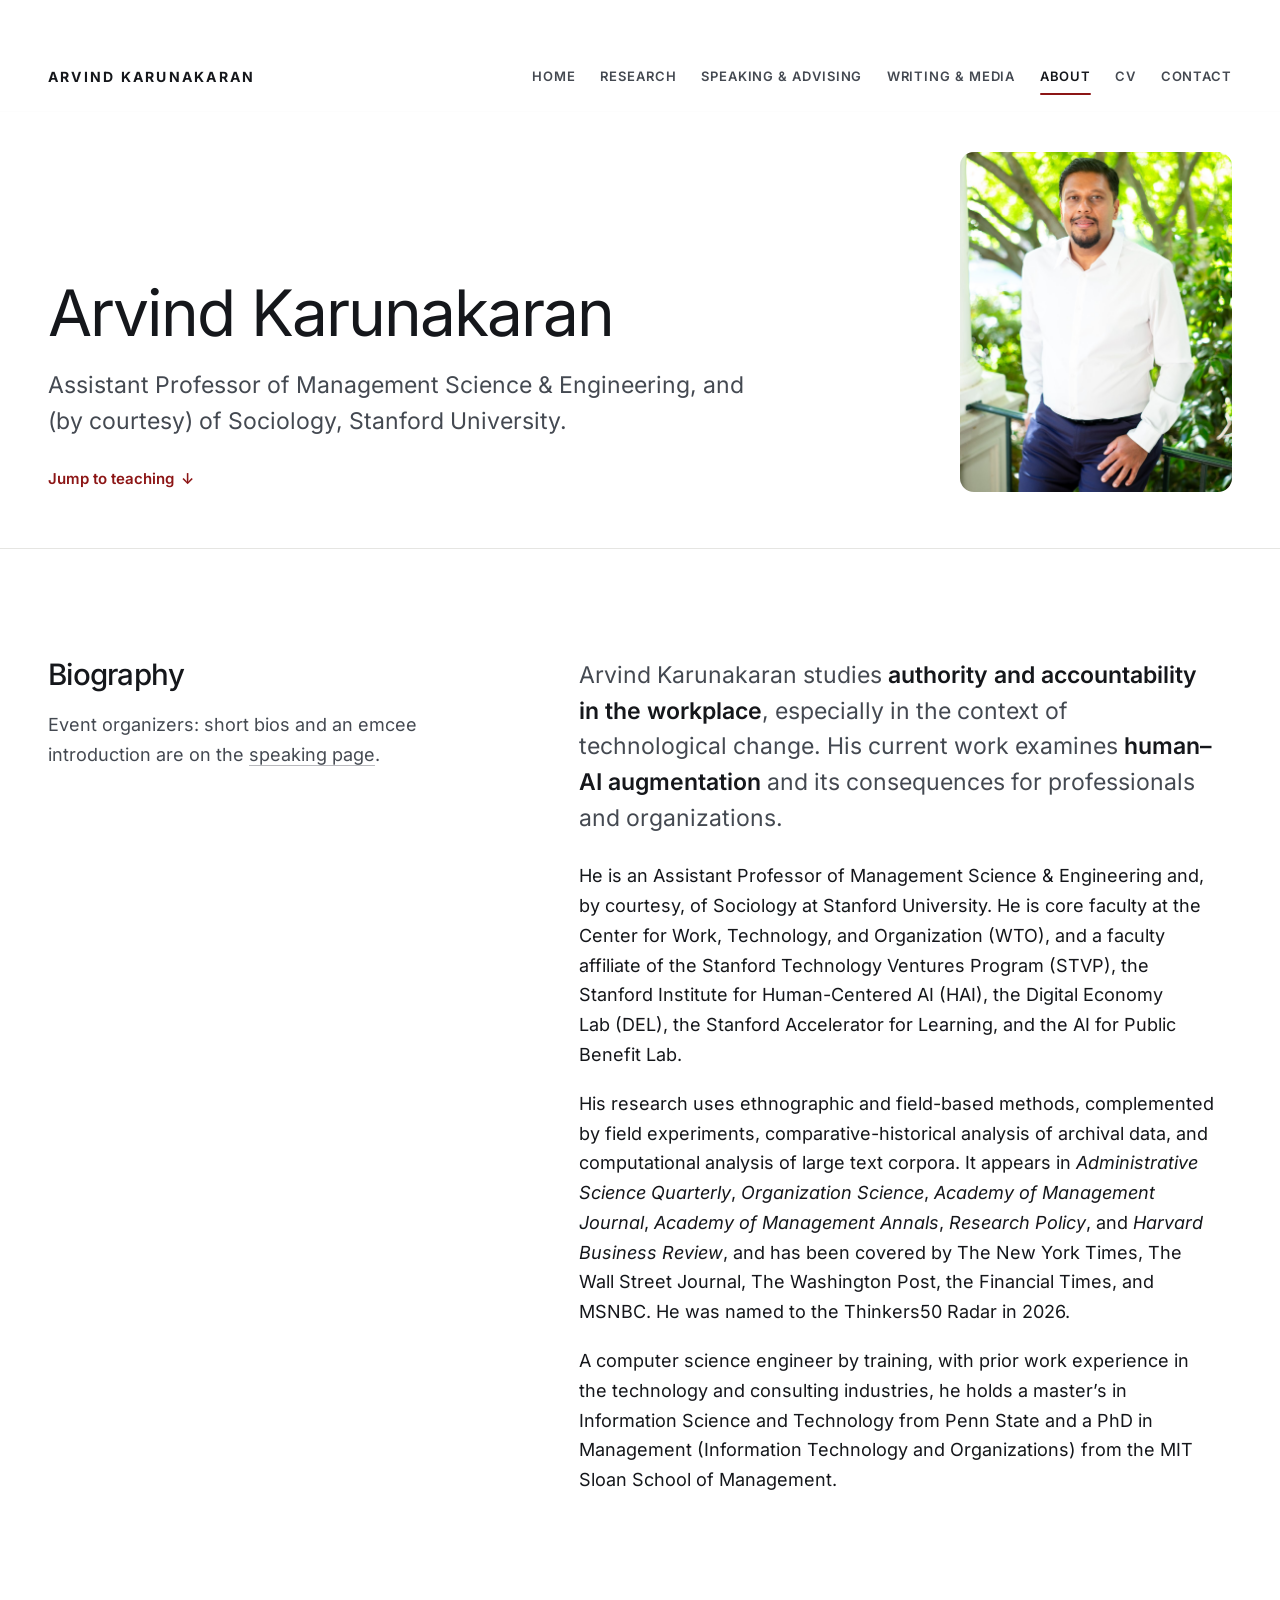
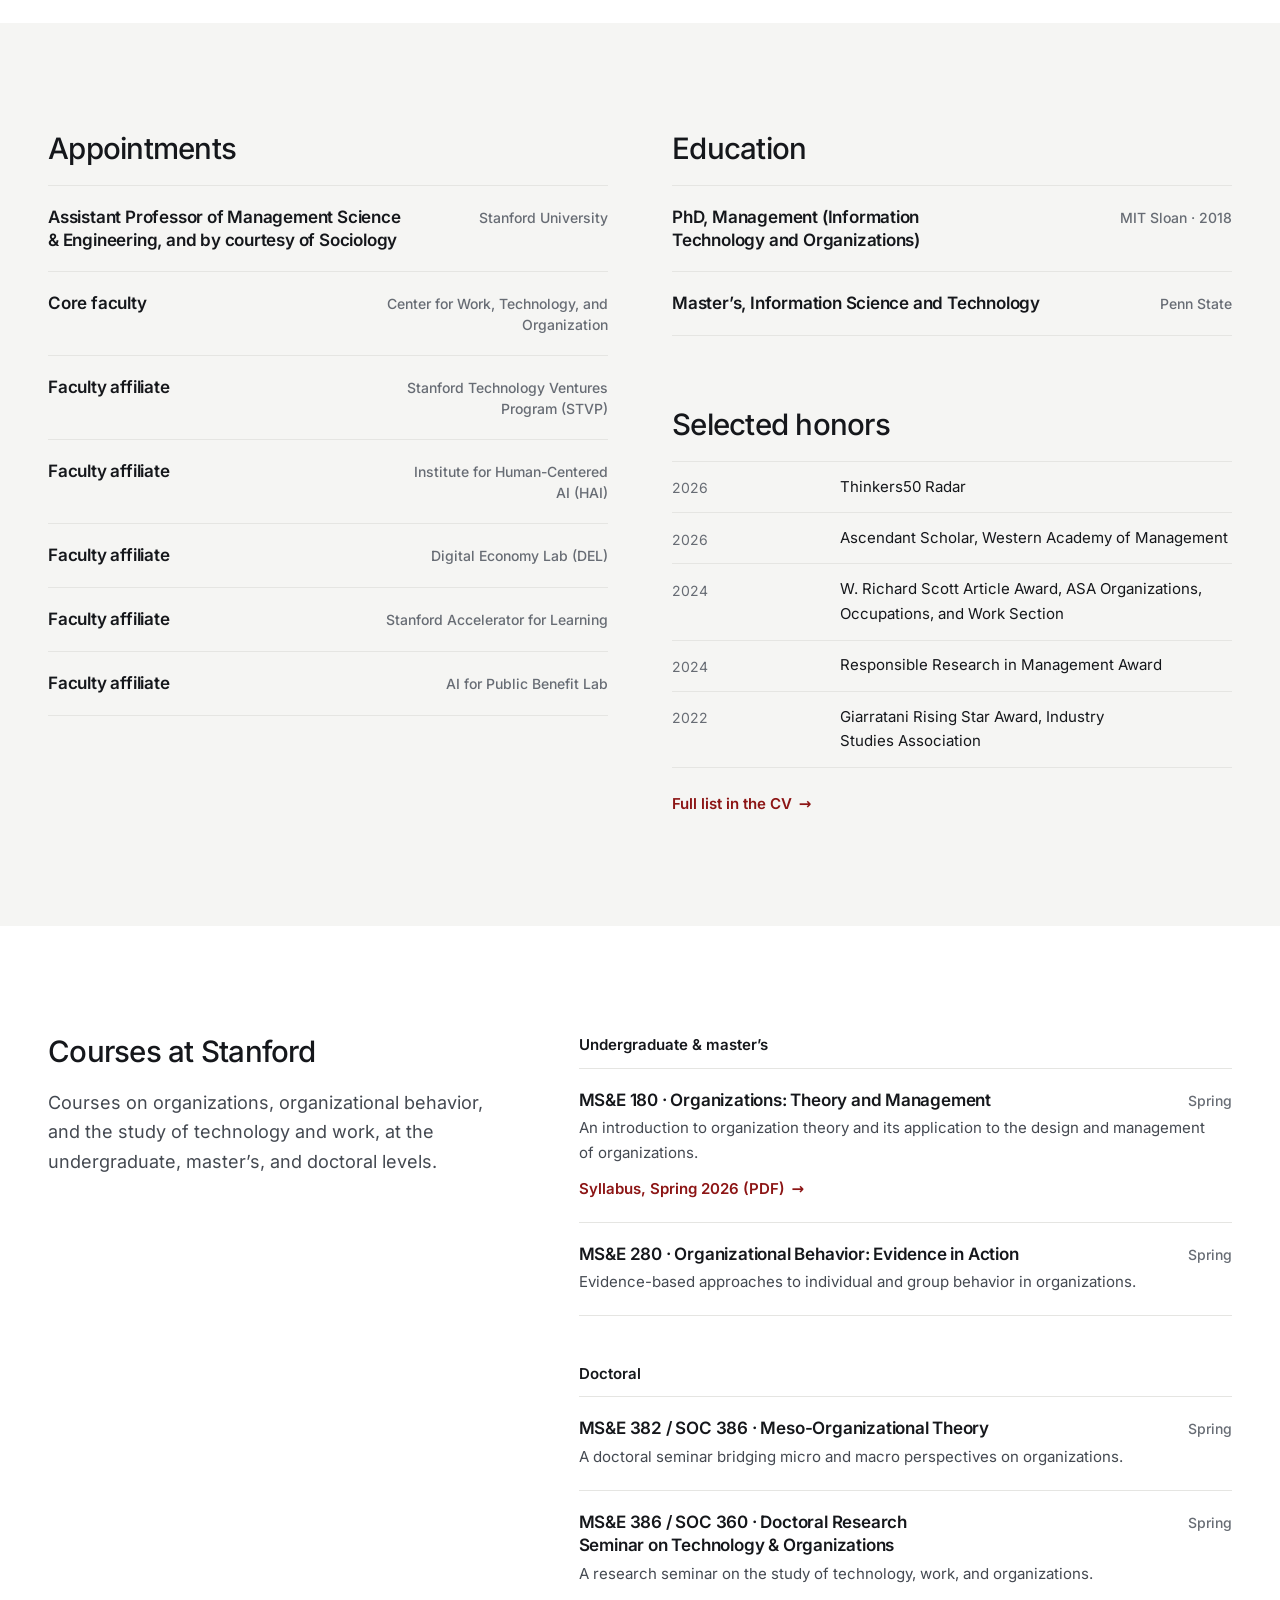
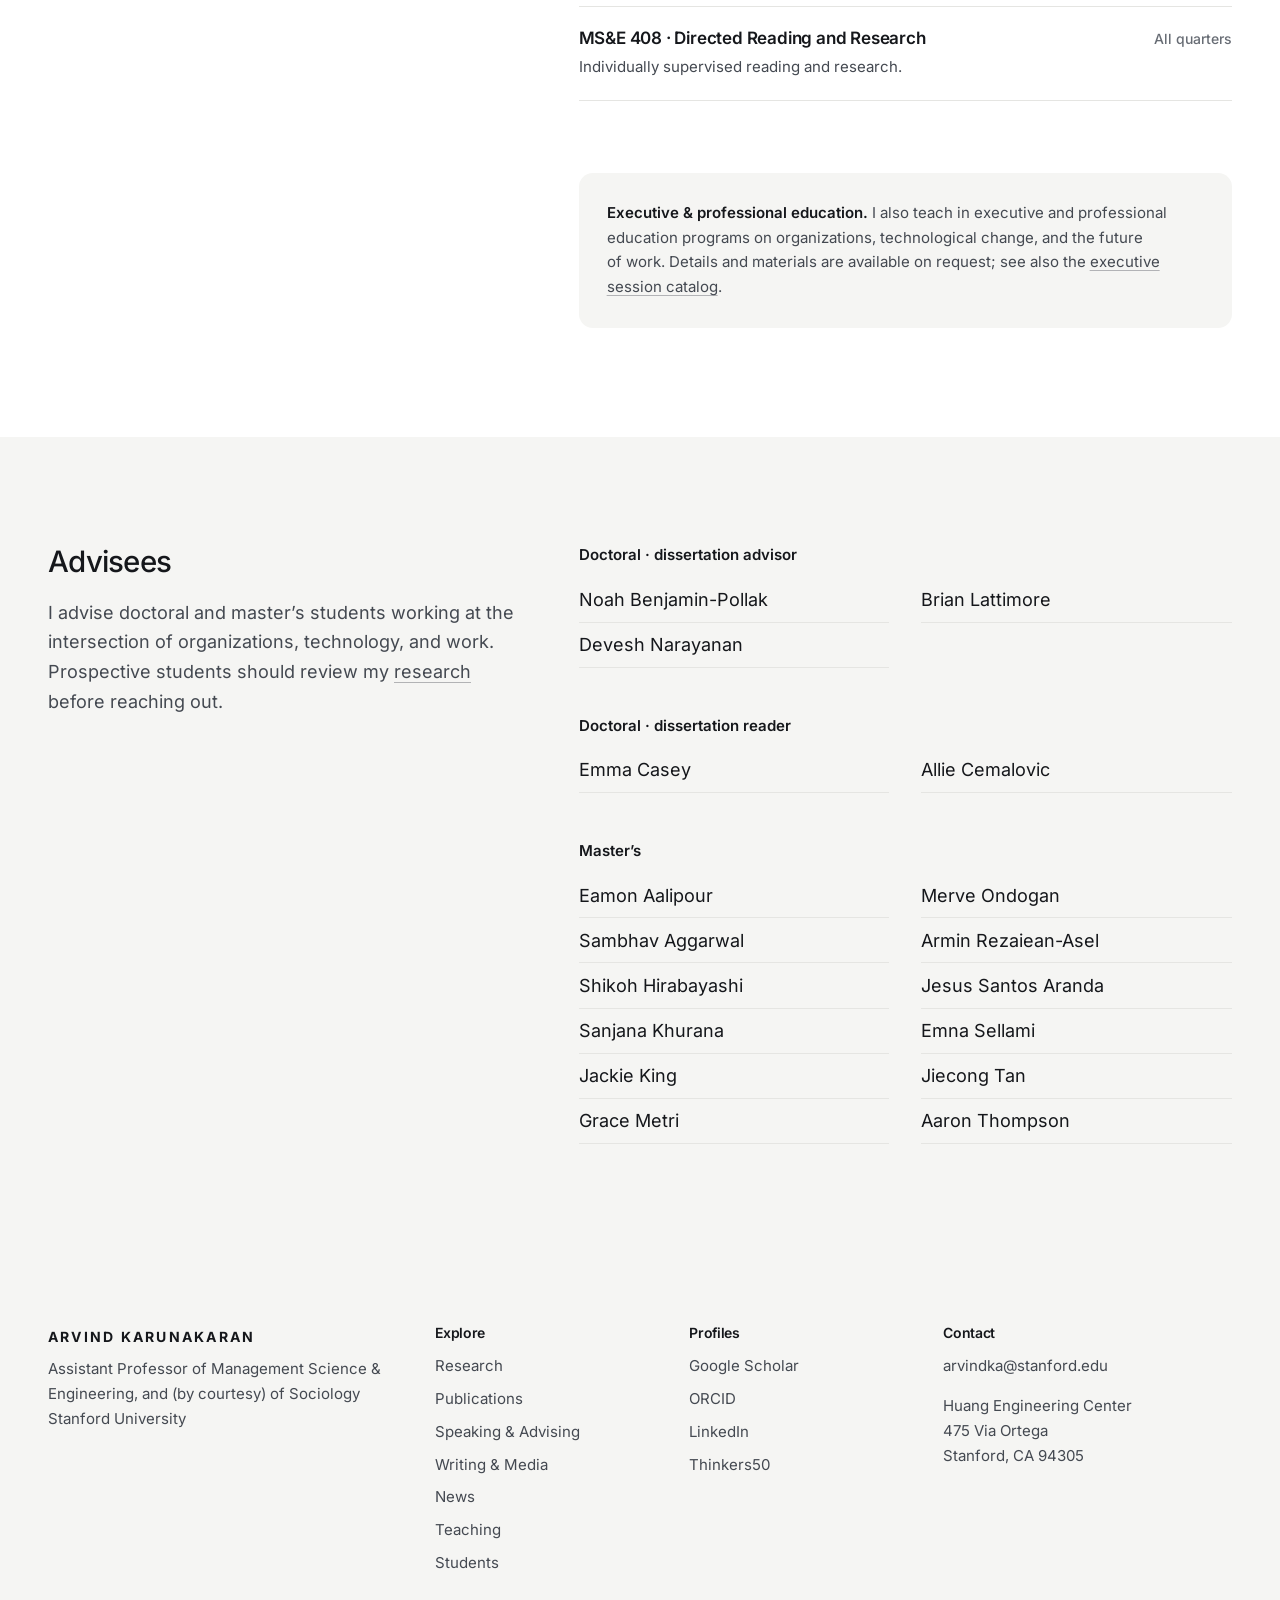
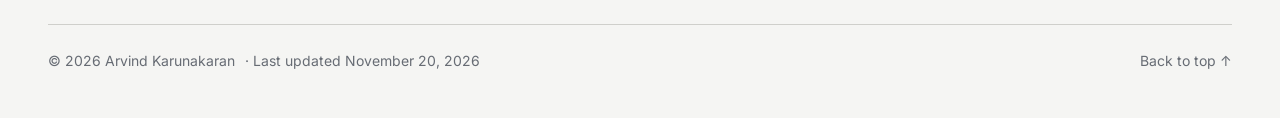
<file: teaching.html>
<!doctype html>
<html lang="en">
<head>
  <meta charset="utf-8">
  <meta name="viewport" content="width=device-width, initial-scale=1">
  <title>Teaching · Arvind Karunakaran</title>
  <meta name="robots" content="noindex">
  <link rel="canonical" href="https://www.arvindkarunakaran.com/about.html#teaching">
  <meta http-equiv="refresh" content="0; url=about.html#teaching">
  <link rel="stylesheet" href="css/site.css">
</head>
<body>
  <main class="container redirect">
    <p>Teaching has moved. <a href="about.html#teaching">Continue to the new page</a>.</p>
  </main>
</body>
</html>
</file>
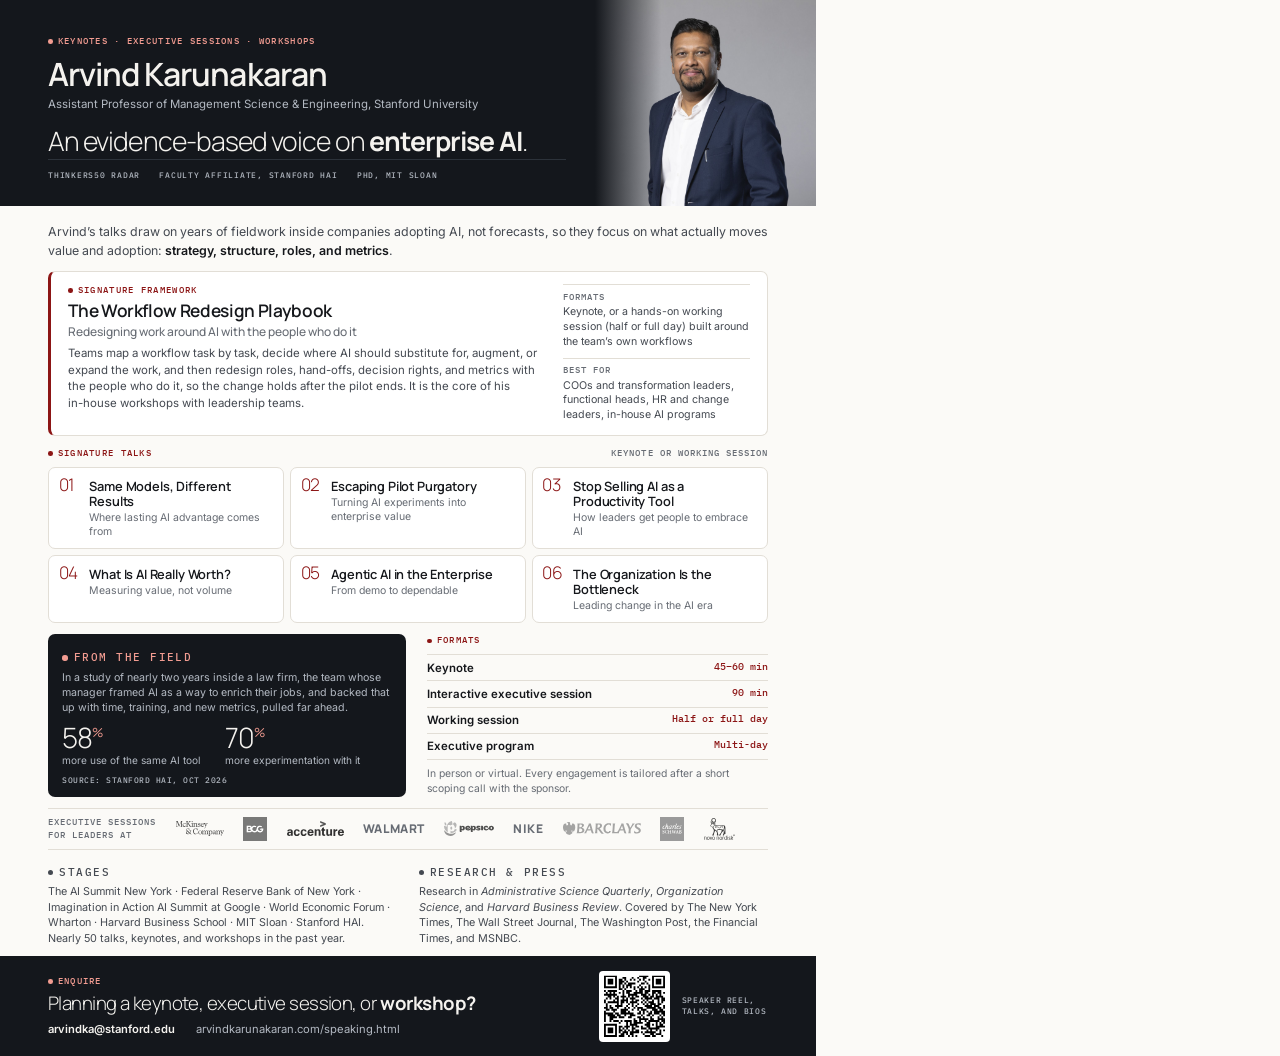
<file: scripts/one-sheet/one-sheet.html>
<!doctype html>
<html lang="en">
<head>
<meta charset="utf-8">
<title>Arvind Karunakaran · Speaker one-sheet</title>
<!--
  Source for files/misc/arvind-karunakaran-speaker-one-sheet.pdf (US Letter, one page).
  Render with: NODE_PATH=<node_modules with puppeteer-core and @sparticuz/chromium> node scripts/one-sheet/render.js
  Every fact here must match speaking.html. Never add a client, quote, or number that is not on the site.
-->
<style>
  @font-face { font-family: "Manrope"; src: url("../../fonts/manrope-latin-wght-normal.woff2") format("woff2"); font-weight: 200 800; }
  @font-face { font-family: "Inter"; src: url("../../fonts/inter-latin-wght-normal.woff2") format("woff2"); font-weight: 100 900; }
  @font-face { font-family: "Inter"; src: url("../../fonts/inter-latin-wght-italic.woff2") format("woff2"); font-weight: 100 900; font-style: italic; }
  @font-face { font-family: "IBM Plex Mono"; src: url("../../fonts/ibm-plex-mono-latin-500-normal.woff2") format("woff2"); font-weight: 500; }

  @page { size: 8.5in 11in; margin: 0; }
  :root {
    --paper: #FBFAF7; --paper-2: #F3F1EC; --card: #FFFFFF;
    --ink: #15171B; --ink-2: #444951; --ink-3: #676C74;
    --rule: #E2DED6; --accent: #8C1515;
    --night: #14171C; --night-2: #1C2128; --on-night: #F4F2EE; --on-night-2: #B3B9C2;
    --accent-on-night: #F29C91; --rule-night: #2C323A;
  }
  * { box-sizing: border-box; margin: 0; padding: 0; }
  html, body { width: 8.5in; height: 11in; }
  body {
    background: var(--paper); color: var(--ink);
    font-family: "Inter", sans-serif; font-size: 8.6pt; line-height: 1.45;
    -webkit-print-color-adjust: exact; print-color-adjust: exact;
    -webkit-font-smoothing: antialiased;
  }
  .sheet { width: 8.5in; height: 11in; display: flex; flex-direction: column; overflow: hidden; }

  .mono, .eyebrow, .label, .creds, .num { font-family: "IBM Plex Mono", monospace; font-weight: 500; text-transform: uppercase; }
  .eyebrow { display: flex; align-items: center; gap: .55em; font-size: 6.9pt; letter-spacing: .14em; color: var(--accent); }
  .eyebrow::before { content: ""; flex: none; width: .5em; height: .5em; border-radius: 50%; background: currentColor; }
  .label { font-size: 6.4pt; letter-spacing: .12em; color: var(--ink-3); }

  /* Hero */
  .hero { background: var(--night); color: var(--on-night); display: grid; grid-template-columns: minmax(0, 1fr) 2.3in; height: 2.92in; }
  .hero-copy { padding: .36in .3in .26in .5in; display: flex; flex-direction: column; }
  .hero .eyebrow { color: var(--accent-on-night); }
  h1 { margin-top: .11in; font-family: "Manrope"; font-weight: 600; font-size: 24pt; letter-spacing: -0.03em; line-height: 1.02; }
  .title { margin-top: .05in; font-size: 8.6pt; color: var(--on-night-2); }
  .display { margin-top: .15in; font-family: "Manrope"; font-weight: 300; font-size: 20pt; letter-spacing: -0.035em; line-height: 1.07; }
  .display strong { font-weight: 700; }
  .creds { list-style: none; margin-top: auto; padding-top: .09in; border-top: 1px solid var(--rule-night); display: flex; flex-wrap: wrap; gap: .03in .2in; font-size: 6.3pt; letter-spacing: .09em; color: var(--on-night-2); }
  .hero-media { position: relative; background: var(--night-2); overflow: hidden; }
  .hero-media img { position: absolute; inset: 0; width: 100%; height: 100%; object-fit: cover; object-position: 50% 14%; }
  .hero-media::before { content: ""; position: absolute; inset: 0; z-index: 1; background: linear-gradient(90deg, var(--night) 0%, rgba(20, 23, 28, 0) 30%); }

  /* Body */
  .body { flex: 1; padding: .18in .5in .1in; display: flex; flex-direction: column; gap: .115in; }
  .lead { font-size: 9.3pt; line-height: 1.5; color: var(--ink-2); }
  .lead strong { color: var(--ink); font-weight: 600; }

  .flag { display: grid; grid-template-columns: minmax(0, 1fr) 1.95in; gap: .22in; padding: .12in .18in; background: var(--card); border: 1px solid var(--rule); border-left: 3px solid var(--accent); border-radius: 7px; }
  .flag h2 { margin-top: .04in; font-family: "Manrope"; font-weight: 600; font-size: 13pt; letter-spacing: -0.02em; line-height: 1.15; }
  .flag .sub { margin-top: .02in; font-family: "Manrope"; font-weight: 500; font-size: 9pt; color: var(--ink-3); }
  .flag p.desc { margin-top: .05in; color: var(--ink-2); }
  .flag dl { display: grid; gap: .08in; align-content: center; }
  .flag dl div { padding-top: .06in; border-top: 1px solid var(--rule); }
  .flag dd { margin-top: .02in; color: var(--ink-2); font-size: 8pt; line-height: 1.4; }

  .sect-h { display: flex; align-items: baseline; justify-content: space-between; margin-bottom: .07in; }
  .talks { display: grid; grid-template-columns: repeat(3, minmax(0, 1fr)); gap: .06in; }
  .talk { display: grid; grid-template-columns: .3in minmax(0, 1fr); column-gap: .02in; align-items: baseline; align-content: start; padding: .08in .11in .09in .1in; background: var(--card); border: 1px solid var(--rule); border-radius: 7px; }
  .talk .num { grid-row: span 2; font-family: "Manrope"; font-weight: 300; font-size: 13pt; line-height: 1; letter-spacing: -0.05em; color: var(--accent); text-transform: none; }
  .talk h3 { margin-top: 0; font-family: "Manrope"; font-weight: 600; font-size: 9.6pt; letter-spacing: -0.012em; line-height: 1.2; }
  .talk p { margin-top: .02in; font-size: 7.9pt; line-height: 1.35; color: var(--ink-3); }

  .row2 { display: grid; grid-template-columns: minmax(0, 1.05fr) minmax(0, 1fr); gap: .22in; }
  .evidence { padding: .11in .15in; background: var(--night); color: var(--on-night); border-radius: 7px; }
  .evidence .eyebrow { color: var(--accent-on-night); }
  .evidence p { margin-top: .06in; color: var(--on-night-2); font-size: 8pt; line-height: 1.4; }
  .stats { display: flex; gap: .26in; margin-top: .08in; }
  .stat b { display: block; font-family: "Manrope"; font-weight: 300; font-size: 21pt; line-height: .95; letter-spacing: -0.05em; color: var(--on-night); }
  .stat b sup { font-size: .45em; font-weight: 400; vertical-align: .85em; margin-left: .03em; color: var(--accent-on-night); }
  .stat span { display: block; margin-top: .03in; font-size: 7.6pt; color: var(--on-night-2); }
  .evidence .src { margin-top: .07in; font-family: "IBM Plex Mono"; font-size: 6.2pt; letter-spacing: .06em; text-transform: uppercase; color: var(--on-night-2); }

  .formats { list-style: none; border-top: 1px solid var(--rule); }
  .formats li { display: flex; justify-content: space-between; gap: .1in; padding: .045in 0; border-bottom: 1px solid var(--rule); }
  .formats li b { font-weight: 600; }
  .formats li span { font-family: "IBM Plex Mono"; font-size: 7.4pt; color: var(--accent); white-space: nowrap; }
  .formats-note { margin-top: .06in; font-size: 7.8pt; color: var(--ink-3); }

  .clients { display: grid; grid-template-columns: 1.15in minmax(0, 1fr); align-items: center; gap: .18in; padding: .08in 0; border-top: 1px solid var(--rule); border-bottom: 1px solid var(--rule); }
  .logos { display: flex; flex-wrap: wrap; align-items: center; gap: .1in .2in; }
  .logos img { height: 15px; width: auto; max-width: 78px; object-fit: contain; filter: grayscale(1) contrast(1.1); opacity: .8; }
  .logos img.sq { height: 24px; }
  .logos .logo-text { font-family: "Manrope"; font-weight: 800; font-size: 9pt; letter-spacing: .05em; text-transform: uppercase; color: var(--ink-3); }

  .facts { display: grid; grid-template-columns: minmax(0, 1fr) minmax(0, 1fr); gap: .22in; }
  .facts p { margin-top: .04in; color: var(--ink-2); font-size: 8.1pt; line-height: 1.45; }
  .facts em { font-style: italic; }

  /* Footer */
  .foot { margin-top: auto; background: var(--night); color: var(--on-night); display: grid; grid-template-columns: minmax(0, 1fr) auto; align-items: center; gap: .3in; padding: .15in .5in; }
  .foot .eyebrow { color: var(--accent-on-night); }
  .foot h2 { margin-top: .05in; font-family: "Manrope"; font-weight: 300; font-size: 14pt; letter-spacing: -0.03em; line-height: 1.12; }
  .foot h2 strong { font-weight: 700; }
  .foot .contact { margin-top: .07in; display: flex; flex-wrap: wrap; gap: .03in .22in; font-size: 8.4pt; color: var(--on-night-2); }
  .foot .contact b { color: var(--on-night); font-weight: 600; }
  .qr { display: flex; align-items: center; gap: .12in; }
  .qr img { width: .74in; height: .74in; padding: .05in; background: #fff; border-radius: 4px; }
  .qr span { max-width: .9in; font-family: "IBM Plex Mono"; font-size: 6.1pt; letter-spacing: .08em; line-height: 1.4; text-transform: uppercase; color: var(--on-night-2); }
</style>
</head>
<body>
<div class="sheet">

  <header class="hero">
    <div class="hero-copy">
      <p class="eyebrow">Keynotes · Executive sessions · Workshops</p>
      <h1>Arvind Karunakaran</h1>
      <p class="title">Assistant Professor of Management Science &amp; Engineering, Stanford University</p>
      <p class="display">An <span style="white-space:nowrap">evidence-based</span> voice on <strong>enterprise AI</strong>.</p>
      <ul class="creds">
        <li>Thinkers50 Radar</li>
        <li>Faculty affiliate, Stanford HAI</li>
                <li>PhD, MIT Sloan</li>
      </ul>
    </div>
    <div class="hero-media"><img src="../../images/speaking/portrait-studio.jpg" alt="Arvind Karunakaran"></div>
  </header>

  <main class="body">
    <p class="lead">Arvind’s talks draw on years of fieldwork inside companies adopting AI, not forecasts, so they focus on what actually moves value and adoption: <strong>strategy, structure, roles, and metrics</strong>.</p>

    <section class="flag">
      <div>
        <p class="eyebrow">Signature framework</p>
        <h2>The Workflow Redesign Playbook</h2>
        <p class="sub">Redesigning work around AI with the people who do it</p>
        <p class="desc">Teams map a workflow task by task, decide where AI should substitute for, augment, or expand the work, and then redesign roles, hand-offs, decision rights, and metrics with the people who do it, so the change holds after the pilot ends. It is the core of his <span style="white-space:nowrap">in-house</span> workshops with leadership teams.</p>
      </div>
      <dl>
        <div><dt class="label">Formats</dt><dd>Keynote, or a hands-on working session (half or full day) built around the team’s own workflows</dd></div>
        <div><dt class="label">Best for</dt><dd>COOs and transformation leaders, functional heads, HR and change leaders, in-house AI programs</dd></div>
      </dl>
    </section>

    <section>
      <div class="sect-h"><p class="eyebrow">Signature talks</p><p class="label">Keynote or working session</p></div>
      <div class="talks">
        <div class="talk"><span class="num">01</span><h3>Same Models, Different Results</h3><p>Where lasting AI advantage comes from</p></div>
        <div class="talk"><span class="num">02</span><h3>Escaping Pilot Purgatory</h3><p>Turning AI experiments into enterprise value</p></div>
        <div class="talk"><span class="num">03</span><h3>Stop Selling AI as a Productivity Tool</h3><p>How leaders get people to embrace AI</p></div>
        <div class="talk"><span class="num">04</span><h3>What Is AI Really Worth?</h3><p>Measuring value, not volume</p></div>
        <div class="talk"><span class="num">05</span><h3>Agentic AI in the Enterprise</h3><p>From demo to dependable</p></div>
        <div class="talk"><span class="num">06</span><h3>The Organization Is the Bottleneck</h3><p>Leading change in the AI era</p></div>
      </div>
    </section>

    <section class="row2">
      <div class="evidence">
        <p class="eyebrow">From the field</p>
        <p>In a study of nearly two years inside a law firm, the team whose manager framed AI as a way to enrich their jobs, and backed that up with time, training, and new metrics, pulled far ahead.</p>
        <div class="stats">
          <div class="stat"><b>58<sup>%</sup></b><span>more use of the same AI tool</span></div>
          <div class="stat"><b>70<sup>%</sup></b><span>more experimentation with it</span></div>
        </div>
        <p class="src">Source: Stanford HAI, Oct 2026</p>
      </div>
      <div>
        <p class="eyebrow" style="margin-bottom:.07in">Formats</p>
        <ul class="formats">
          <li><b>Keynote</b><span>45–60 min</span></li>
          <li><b>Interactive executive session</b><span>90 min</span></li>
          <li><b>Working session</b><span>Half or full day</span></li>
          <li><b>Executive program</b><span>Multi-day</span></li>
        </ul>
        <p class="formats-note">In person or virtual. Every engagement is tailored after a short scoping call with the sponsor.</p>
      </div>
    </section>

    <section class="clients">
      <p class="label">Executive sessions for leaders at</p>
      <div class="logos">
        <img src="../../images/logos/mckinsey.svg" alt="McKinsey &amp; Company">
        <img class="sq" src="../../images/logos/bcg.svg" alt="Boston Consulting Group">
        <img src="../../images/logos/accenture.svg" alt="Accenture">
        <span class="logo-text">Walmart</span>
        <img src="../../images/logos/pepsico.svg" alt="PepsiCo">
        <span class="logo-text">Nike</span>
        <img src="../../images/logos/barclays.svg" alt="Barclays">
        <img class="sq" src="../../images/logos/schwab.svg" alt="Charles Schwab">
        <img class="sq" src="../../images/logos/novonordisk.svg" alt="Novo Nordisk">
      </div>
    </section>

    <section class="facts">
      <div>
        <p class="eyebrow">Stages</p>
        <p>The AI Summit New York · Federal Reserve Bank of New York · Imagination in Action AI Summit at Google · World Economic Forum · Wharton · Harvard Business School · MIT Sloan · Stanford HAI. Nearly 50 talks, keynotes, and workshops in the past year.</p>
      </div>
      <div>
        <p class="eyebrow">Research &amp; press</p>
        <p>Research in <em>Administrative Science Quarterly</em>, <em>Organization Science</em>, and <em>Harvard Business Review</em>. Covered by The New York Times, The Wall Street Journal, The Washington Post, the Financial Times, and MSNBC.</p>
      </div>
    </section>
  </main>

  <footer class="foot">
    <div>
      <p class="eyebrow">Enquire</p>
      <h2>Planning a keynote, executive session, or <strong>workshop?</strong></h2>
      <p class="contact"><b>arvindka@stanford.edu</b><span>arvindkarunakaran.com/speaking.html</span></p>
    </div>
    <div class="qr"><img src="qr-speaking.svg" alt="QR code for arvindkarunakaran.com/speaking.html"><span>Speaker reel, talks, and bios</span></div>
  </footer>

</div>
</body>
</html>
</file>
<file: css/site.css>
/* ==========================================================================
   site.css · Academic × Speaker design system
   Clean, editorial sans: one family (Inter), sentence-case labels, no decorative
   kickers or dots. One token set, two registers:
   - Scholarly pages: quiet, narrow measure, lists and rules.
   - Speaking page: full-bleed bands, larger type, cards, media.
   ========================================================================== */

/* ---------- Fonts (self-hosted, latin subset, OFL) ---------- */
@font-face { font-family: "Inter"; src: url("../fonts/inter-latin-wght-normal.woff2") format("woff2"); font-weight: 100 900; font-style: normal; font-display: swap; }
@font-face { font-family: "Inter"; src: url("../fonts/inter-latin-wght-italic.woff2") format("woff2"); font-weight: 100 900; font-style: italic; font-display: swap; }

/* ---------- Tokens ---------- */
:root {
  --font-display: "Inter", ui-sans-serif, system-ui, -apple-system, "Segoe UI", Roboto, sans-serif;
  --font-body: "Inter", ui-sans-serif, system-ui, -apple-system, "Segoe UI", Roboto, sans-serif;
  --font-mono: var(--font-body);   /* labels and dates use the body face (no monospace) */

  --fs-micro: 0.8125rem;                                     /* 13px  small labels */
  --fs-meta: 0.875rem;                                       /* 14px  dates, meta */
  --fs-small: 0.9375rem;                                     /* 15px  secondary text */
  --fs-body: clamp(1.0625rem, 1rem + 0.2vw, 1.125rem);       /* 17→18px */
  --fs-lead: clamp(1.1875rem, 1.05rem + 0.55vw, 1.4375rem);  /* 19→23px */
  --fs-h3: clamp(1.1875rem, 1.1rem + 0.35vw, 1.375rem);      /* 19→22px */
  --fs-h2: clamp(1.75rem, 1.35rem + 1.5vw, 2.625rem);        /* 28→42px */
  --fs-h1: clamp(2.375rem, 1.6rem + 3vw, 4rem);              /* 38→64px */
  --fs-display: clamp(2.5rem, 1.6rem + 3.6vw, 4.375rem);     /* 40→70px */

  --lh-body: 1.65;
  --lh-snug: 1.35;
  --lh-tight: 1.1;

  --paper: #FFFFFF;
  --paper-2: #F5F5F3;
  --card: #FFFFFF;
  --ink: #15171B;
  --ink-2: #444951;
  --ink-3: #676C74;
  --rule: #E5E5E2;
  --rule-strong: #CFCFCB;
  --accent: #8C1515;          /* Stanford cardinal */
  --accent-strong: #6F0F0F;
  --accent-soft: #F5E8E6;

  --night: #14171C;
  --night-2: #1C2128;
  --on-night: #F4F2EE;
  --on-night-2: #B3B9C2;
  --accent-on-night: #F29C91;
  --rule-night: #2C323A;

  --container: 74rem;
  --measure: 40rem;
  --gutter: clamp(1rem, 0.4rem + 2.6vw, 2.5rem);
  --section: clamp(3.75rem, 2rem + 6vw, 7.5rem);
  --radius: 14px;
  --radius-sm: 8px;
  --header-h: 4.25rem;
  --shadow: 0 18px 40px -24px rgba(20, 23, 28, 0.35);
  --scrim: rgba(20, 23, 28, 0.38);
}
/* Phones: secondary text (card descriptions, author lines, list notes) goes from 15px to 16px,
   and chips, labels and dates from 12-13px to 13-14px, so they stay readable at arm's length. */
@media (max-width: 599px) { :root { --fs-small: 1rem; --fs-micro: .875rem; --fs-meta: .9375rem; } }

/* ---------- Base ---------- */
*, *::before, *::after { box-sizing: border-box; }
html { -webkit-text-size-adjust: 100%; scroll-behavior: smooth; scroll-padding-top: calc(var(--header-h) + 1.25rem); }
/* Header (68px) + sticky sub-nav (about 56px) + breathing room, so anchors never land under the sub-nav */
html.has-subnav { scroll-padding-top: calc(var(--header-h) + 5rem); }
/* Mobile menu open: lock the page behind it (class set by site.js). Only on <html>: putting
   overflow: hidden on <body> as well would turn body into a scroll container and break the sticky header. */
html.nav-open { overflow: hidden; }
body {
  margin: 0;
  background: var(--paper);
  color: var(--ink);
  font-family: var(--font-body);
  font-size: var(--fs-body);
  line-height: var(--lh-body);
  -webkit-font-smoothing: antialiased;
  -moz-osx-font-smoothing: grayscale;
  text-rendering: optimizeLegibility;
  overflow-x: clip;
}
img, video, iframe { max-width: 100%; display: block; }
img { height: auto; }
p { margin: 0 0 1em; }
p:last-child { margin-bottom: 0; }
ul, ol { margin: 0; padding: 0; }
strong, b { font-weight: 600; }
em, i, cite { font-style: italic; }
hr { border: 0; border-top: 1px solid var(--rule); margin: 0; }

a {
  color: inherit;
  text-decoration-line: underline;
  text-decoration-thickness: 1px;
  text-underline-offset: 0.22em;
  text-decoration-color: color-mix(in srgb, currentColor 38%, transparent);
  transition: color .15s ease, text-decoration-color .15s ease;
}
a:hover { color: var(--accent); text-decoration-color: currentColor; }
:focus-visible { outline: 2px solid var(--accent); outline-offset: 3px; border-radius: 4px; }
/* Cardinal on night is under 2:1, so focus rings on dark surfaces use the light accent */
.band-night :focus-visible, .door--night:focus-visible, .talk--flagship :focus-visible { outline-color: var(--accent-on-night); }

h1, h2, h3, h4 {
  font-family: var(--font-display);
  color: inherit;
  line-height: var(--lh-tight);
  letter-spacing: -0.02em;
  margin: 0;
  text-wrap: balance;
}
h1 { font-size: var(--fs-h1); font-weight: 400; letter-spacing: -0.03em; }
h2 { font-size: var(--fs-h2); font-weight: 450; letter-spacing: -0.025em; }
h3 { font-size: var(--fs-h3); font-weight: 600; line-height: var(--lh-snug); letter-spacing: -0.012em; }
h4 { font-size: 1rem; font-weight: 600; letter-spacing: -0.005em; }
p, li, dd { text-wrap: pretty; }

.sr-only { position: absolute !important; width: 1px; height: 1px; padding: 0; margin: -1px; overflow: hidden; clip: rect(0 0 0 0); white-space: nowrap; border: 0; }
.skip-link { position: absolute; left: 1rem; top: 1rem; transform: translateY(-200%); z-index: 100; background: var(--ink); color: var(--paper); padding: .6rem 1rem; border-radius: var(--radius-sm); text-decoration: none; }
.skip-link:focus { transform: none; color: var(--paper); }

@media (prefers-reduced-motion: reduce) {
  html { scroll-behavior: auto; }
  *, *::before, *::after { transition-duration: 0s !important; animation: none !important; }
}

/* ---------- Layout ---------- */
.container { width: min(100% - 2 * var(--gutter), var(--container)); margin-inline: auto; }
/* Narrow measure, but left-aligned with the page head above it (centring it left the News list
   offset from its own heading on wide screens) */
.container--narrow { width: min(100% - 2 * var(--gutter), var(--container)); margin-inline: auto; }
.container--narrow > * { max-width: 52rem; }
.section { padding-block: var(--section); }
.section--tight { padding-block: calc(var(--section) * 0.55); }
.section:not([class*="band-"]) + .section:not([class*="band-"]) { padding-top: 0; }
.band-alt { background: var(--paper-2); }
.band-night { background: var(--night); color: var(--on-night); }
.band-night a:hover { color: var(--accent-on-night); }
.prose { max-width: var(--measure); }
.prose p { margin-bottom: 1.1em; }
.prose h2 { font-size: clamp(1.5rem, 1.25rem + 1vw, 2rem); margin: 2.5rem 0 1rem; }
.prose h3 { margin: 2rem 0 .5rem; }
.prose ul { padding-left: 1.2em; margin-bottom: 1.1em; }
.prose li { margin-bottom: .4em; }
.muted { color: var(--ink-2); }
.band-night .muted { color: var(--on-night-2); }

.split { display: grid; gap: 2rem clamp(2rem, 5vw, 5rem); }
@media (min-width: 900px) {
  .split { grid-template-columns: minmax(0, 5fr) minmax(0, 7fr); }
  .split--even { grid-template-columns: minmax(0, 1fr) minmax(0, 1fr); }
  .split-aside { position: sticky; top: calc(var(--header-h) + 2rem); align-self: start; }
  .has-subnav .split-aside { top: calc(var(--header-h) + 5rem); }
}
/* A heading-only aside: drop the subhead's bottom margin so the stacked layout has one gap, not two */
.split-aside > .subhead:last-child { margin-bottom: 0; }

.stack > * + * { margin-top: var(--stack, 1rem); }

/* ---------- Type helpers ---------- */
.eyebrow { margin: 0 0 1rem; font-size: var(--fs-meta); font-weight: 600; color: var(--ink-3); }   /* not used on pages; kept for one-offs */
.band-night .eyebrow { color: var(--on-night-2); }
.mono { font-size: var(--fs-meta); }
.label { font-size: var(--fs-meta); font-weight: 500; color: var(--ink-3); }
.band-night .label { color: var(--on-night-2); }
.lead { font-size: var(--fs-lead); line-height: 1.55; color: var(--ink-2); }
.lead strong { color: var(--ink); font-weight: 600; }
.band-night .lead { color: var(--on-night-2); }
.band-night .lead strong { color: var(--on-night); }
.display { font-family: var(--font-display); font-size: var(--fs-display); font-weight: 350; line-height: 1.06; letter-spacing: -0.035em; }
.display strong { font-weight: 600; }
.hl { color: var(--accent); font-style: normal; }
.band-night .hl { color: var(--accent-on-night); }

.section-head { max-width: 48rem; margin-bottom: clamp(2rem, 4vw, 3.5rem); }
.section-head h2 + p, .section-head h2 + .lead { margin-top: 1.1rem; }
.section-head p:not(.eyebrow) { color: var(--ink-2); font-size: clamp(1.0625rem, 1rem + .3vw, 1.1875rem); }
.band-night .section-head p:not(.eyebrow) { color: var(--on-night-2); }
.section-head--row { max-width: none; display: flex; flex-wrap: wrap; align-items: end; justify-content: space-between; gap: 1rem 2rem; }
.section-head--row > div { max-width: 46rem; }

/* ---------- Buttons & links ---------- */
.btn {
  display: inline-flex; align-items: center; justify-content: center; gap: .6em;
  padding: .95em 1.4em; border-radius: 999px; border: 1px solid transparent;
  font-family: var(--font-body); font-size: .9375rem; font-weight: 600; line-height: 1;
  text-decoration: none; cursor: pointer; white-space: nowrap;
  transition: background-color .15s ease, color .15s ease, border-color .15s ease;
}
.btn .arrow { transition: transform .15s ease; }
.btn:hover .arrow { transform: translateX(3px); }
.btn--primary { background: var(--accent); color: #fff; }
.btn--primary:hover { background: var(--accent-strong); color: #fff; }
.btn--ghost { border-color: var(--rule-strong); color: var(--ink); background: transparent; }
.btn--ghost:hover { border-color: var(--ink); color: var(--ink); }
.band-night .btn--ghost { border-color: #4A515B; color: var(--on-night); }
.band-night .btn--ghost:hover { border-color: var(--on-night); color: var(--on-night); }
.btn--light { background: var(--on-night); color: var(--night); }
.btn--light:hover { background: #fff; color: var(--night); }
.btn--sm { padding: .7em 1.1em; font-size: .875rem; }
@media (pointer: coarse) { .btn--sm { min-height: 2.75rem; } }
.actions { display: flex; flex-wrap: wrap; gap: .75rem; }

.more { display: inline-flex; align-items: center; gap: .45em; font-weight: 600; font-size: var(--fs-small); color: var(--accent); text-decoration: none; }
.more::after { content: "→"; transition: transform .15s ease; }
.more:hover { color: var(--accent-strong); }
.more:hover::after { transform: translateX(3px); }
.band-night .more { color: var(--accent-on-night); }
/* Hit areas: small text links and chips keep their look but get a taller invisible
   target (at least 44px) so they are easy to tap. The pseudo-element is transparent. */
a.more, a.chip, .footer-base a, .headshot figcaption a, .dated .what > a { position: relative; }
a.more::before, a.chip::before, .footer-base a::before, .headshot figcaption a::before, .dated .what > a::before { content: ""; position: absolute; inset: -10px -4px; }
.dated .what > a::before { inset: -5px -3px; }   /* a smaller pad: a second link can sit just below */
/* Card titles and contact links: a taller box with matching negative margins (same layout, 44px target) */
.media-card h3 a, .now-card h3 a { display: block; padding-block: .65rem; margin-block: -.65rem; }
.kv dd a, .footer-grid p a { display: inline-block; padding-block: .6rem; margin-block: -.6rem; }
a.chip::before { inset: -11px -3px; }
.footer-base a::before { inset: -12px -4px; }

.chip {
  display: inline-flex; align-items: center; gap: .4em;
  font-size: var(--fs-meta); font-weight: 500; line-height: 1.4; color: var(--ink-2);
  text-decoration: none;
}
a.chip { color: var(--accent); text-decoration: underline; text-decoration-color: color-mix(in srgb, currentColor 35%, transparent); text-underline-offset: .22em; }
a.chip:hover { color: var(--accent-strong); text-decoration-color: currentColor; }
.chip--note { color: var(--ink-3); }
.chip--accent { margin-left: .6rem; padding: .15em .55em; border-radius: 999px; background: var(--accent-soft); color: var(--accent); font-size: var(--fs-micro); font-weight: 600; }
.chips { display: flex; flex-wrap: wrap; align-items: baseline; gap: .35rem 1.25rem; }

/* ---------- Header & nav ---------- */
.site-header {
  position: sticky; top: 0; z-index: 50;
  border-bottom: 1px solid transparent;
  transition: border-color .2s ease;
}
/* The frosted background lives on a pseudo-element. A backdrop-filter on the header itself
   makes it the containing block for the fixed mobile menu, and iOS Safari then clips the
   menu to the header's 68px box, so the page links never appear on phones. */
.site-header::before {
  content: ""; position: absolute; inset: 0; z-index: -1; pointer-events: none;
  background: var(--paper);
  background: color-mix(in srgb, var(--paper) 90%, transparent);
  -webkit-backdrop-filter: saturate(1.4) blur(12px); backdrop-filter: saturate(1.4) blur(12px);
}
.site-header.is-scrolled, .has-subnav .site-header { border-bottom-color: var(--rule); }
.header-inner { display: flex; align-items: center; justify-content: space-between; gap: 1.5rem; height: var(--header-h); }
.wordmark { font-family: var(--font-body); font-size: .875rem; font-weight: 700; letter-spacing: .16em; text-transform: uppercase; color: var(--ink); text-decoration: none; white-space: nowrap; }
.wordmark:hover { color: var(--ink); }
.header-inner .wordmark { padding-block: .6rem; min-width: 0; white-space: normal; line-height: 1.15; }   /* 44px+ tap target; wraps only if text is enlarged */
.nav ul { display: flex; align-items: center; gap: clamp(1rem, 1.9vw, 1.9rem); list-style: none; }
.nav a { position: relative; display: block; padding: .5rem 0; font-size: .8125rem; font-weight: 600; letter-spacing: .07em; text-transform: uppercase; color: var(--ink-2); text-decoration: none; white-space: nowrap; }
.nav a:hover { color: var(--ink); }
.nav a[aria-current="page"] { color: var(--ink); }
.nav a[aria-current="page"]::after { content: ""; position: absolute; left: 0; right: 0; bottom: .05rem; height: 2px; border-radius: 2px; background: var(--accent); }
.nav-toggle { display: none; }
@media (min-width: 940px) and (pointer: coarse) {
  .nav a { padding: .75rem .35rem; }
  .nav a[aria-current="page"]::after { left: .35rem; right: .35rem; bottom: .5rem; }
}

@media (max-width: 939px) {
  .nav-toggle {
    display: inline-flex; align-items: center; gap: .6rem; height: 2.75rem; padding: 0 .6rem; margin-right: -.6rem;
    border: 0; background: transparent; color: var(--ink); cursor: pointer; border-radius: 8px;
    font: 600 .875rem/1 var(--font-body);
  }
  .nav-toggle-text { letter-spacing: .01em; }
  .nav-toggle .bars, .nav-toggle .bars::before, .nav-toggle .bars::after { display: block; width: 1.25rem; height: 1.5px; background: currentColor; border-radius: 2px; transition: transform .2s ease, opacity .2s ease; }
  .nav-toggle .bars { position: relative; }
  .nav-toggle .bars::before, .nav-toggle .bars::after { content: ""; position: absolute; left: 0; }
  .nav-toggle .bars::before { top: -6px; }
  .nav-toggle .bars::after { top: 6px; }
  .nav-toggle[aria-expanded="true"] .bars { background: transparent; }
  .nav-toggle[aria-expanded="true"] .bars::before { transform: translateY(6px) rotate(45deg); }
  .nav-toggle[aria-expanded="true"] .bars::after { transform: translateY(-6px) rotate(-45deg); }
  .nav {
    position: fixed; inset: var(--header-h) 0 auto 0; z-index: 49;
    max-height: calc(100dvh - var(--header-h)); overflow-y: auto; overscroll-behavior: contain;
    background: var(--paper); border-bottom: 1px solid var(--rule);
    /* The second shadow is a scrim that dims the page below the open menu. clip-path keeps it
       off the header bar. (Both sit on the menu itself, never on an ancestor: see .site-header::before.) */
    box-shadow: var(--shadow), 0 0 0 100vmax var(--scrim);
    -webkit-clip-path: inset(0 0 -100vmax 0); clip-path: inset(0 0 -100vmax 0);
    padding: .5rem var(--gutter) 1.5rem;
    visibility: hidden; opacity: 0; transform: translateY(-8px);
    transition: opacity .2s ease, transform .2s ease, visibility 0s linear .2s;
  }
  .nav.is-open { visibility: visible; opacity: 1; transform: none; transition: opacity .2s ease, transform .2s ease; }
  .nav ul { flex-direction: column; align-items: stretch; gap: 0; }
  .nav li + li { border-top: 1px solid var(--rule); }
  .nav a { padding: 1rem 0; font-size: 1.0625rem; font-weight: 500; letter-spacing: 0; text-transform: none; }
  .nav a[aria-current="page"] { font-weight: 600; }
  .nav a[aria-current="page"]::after { left: auto; right: 0; top: 50%; bottom: auto; width: .45rem; height: .45rem; border-radius: 50%; transform: translateY(-50%); }
  .nav a:focus-visible { outline-offset: -2px; }
}
@media (max-width: 939px) and (max-height: 500px) {
  /* Phones in landscape: two columns, so all seven links fit without scrolling */
  .nav { padding-block: .25rem .75rem; }
  .nav ul { display: grid; grid-template-columns: repeat(2, minmax(0, 1fr)); column-gap: 2rem; }
  .nav li:nth-child(2) { border-top: 0; }
  .nav a { padding: .6rem 0; font-size: 1rem; }
}

/* ---------- Footer ---------- */
.site-footer { background: var(--paper-2); color: var(--ink-2); font-size: var(--fs-small); padding-block: clamp(3rem, 6vw, 4.5rem) 2rem; margin-top: 0; }
.footer-grid { display: grid; gap: 2.25rem 2rem; grid-template-columns: repeat(auto-fit, minmax(min(100%, 12rem), 1fr)); }
.footer-grid .footer-id { grid-column: span 1; }
@media (min-width: 900px) { .footer-grid { grid-template-columns: 1.6fr 1fr 1fr 1.3fr; } }
.footer-id .wordmark { display: inline-block; margin-bottom: .6rem; }
.footer-h { margin: 0 0 .9rem; font-size: var(--fs-meta); font-weight: 600; color: var(--ink); }
.footer-grid ul { list-style: none; display: grid; gap: .5rem; }
.footer-grid a { text-decoration: none; }
.footer-grid a:hover { text-decoration: underline; }
/* Phones: name and contact span the row, Explore and Profiles sit side by side (halves the footer's length) */
@media (max-width: 599px) {
  .footer-grid { grid-template-columns: repeat(2, minmax(0, 1fr)); gap: 2rem 1.25rem; }
  .footer-grid .footer-id, .footer-grid > :last-child { grid-column: 1 / -1; }
}
/* Tablets: name on its own row, then three even columns (no lone Contact column on a second row) */
@media (min-width: 600px) and (max-width: 899px) {
  .footer-grid { grid-template-columns: repeat(3, minmax(0, 1fr)); }
  .footer-grid .footer-id { grid-column: 1 / -1; }
}
/* Touch screens: footer links become 44px-tall rows */
@media (pointer: coarse) {
  .footer-grid ul { gap: 0; }
  .footer-grid li a { display: inline-block; padding-block: .7rem; line-height: 1.5; }
}
.footer-base { display: flex; flex-wrap: wrap; justify-content: space-between; gap: 1rem; margin-top: 3rem; padding-top: 1.5rem; border-top: 1px solid var(--rule-strong); font-size: var(--fs-meta); color: var(--ink-3); }
.footer-base a { text-decoration: none; }

/* ---------- Page head (interior pages) ---------- */
.page-head { padding-block: clamp(3rem, 2rem + 4vw, 6rem) clamp(2.25rem, 1.5rem + 2.5vw, 3.75rem); border-bottom: 1px solid var(--rule); }
.page-head .lead { max-width: 46rem; margin-top: 1.25rem; }
.page-jumps { margin: 1.25rem 0 0; }
.more--down::after { content: "\2193"; }
.more--down:hover::after { transform: translateY(2px); }
.page-head--media { display: grid; gap: 2rem 4rem; align-items: end; }
@media (min-width: 860px) { .page-head--media { grid-template-columns: minmax(0, 1fr) 17rem; } }
.page-head--media img { border-radius: var(--radius); background: var(--paper-2); aspect-ratio: 4 / 5; object-fit: cover; width: 100%; max-width: 17rem; }

/* ---------- Home ---------- */
.intro { display: grid; gap: clamp(2rem, 5vw, 4.5rem); align-items: start; padding-block: clamp(3rem, 2rem + 5vw, 6.5rem) clamp(2.5rem, 2rem + 3vw, 4.5rem); }
@media (min-width: 860px) { .intro { grid-template-columns: minmax(0, 1.55fr) minmax(0, 1fr); } }
.intro h1 { font-size: clamp(2.6rem, 1.7rem + 3.2vw, 4.25rem); font-weight: 400; letter-spacing: -0.035em; line-height: 1.02; }
.titles { list-style: none; display: grid; gap: .45rem; margin-top: 1.75rem; font-size: var(--fs-small); line-height: 1.5; color: var(--ink-2); }
.titles li:first-child { font-size: var(--fs-body); color: var(--ink); font-weight: 500; }
.portrait { margin: 0; order: -1; justify-self: start; width: min(42%, 10rem); }
@media (min-width: 860px) { .portrait { order: 0; justify-self: end; width: min(100%, 22rem); } }
.portrait img { width: 100%; aspect-ratio: 1; object-fit: cover; border-radius: var(--radius); background: var(--paper-2); }
.statement { margin-top: clamp(2rem, 4vw, 3rem); padding-top: clamp(1.75rem, 3vw, 2.5rem); border-top: 1px solid var(--rule); font-size: clamp(1.125rem, 1.04rem + .4vw, 1.3125rem); line-height: 1.65; color: var(--ink-2); max-width: 46rem; }
.statement strong { color: var(--ink); font-weight: 600; }

.doors { display: grid; gap: 1.25rem; }
@media (min-width: 760px) { .doors { grid-template-columns: 1fr 1fr; } }
.door {
  position: relative; display: flex; flex-direction: column; gap: .85rem;
  padding: clamp(1.5rem, 1rem + 2vw, 2.5rem); border-radius: var(--radius);
  background: var(--card); border: 1px solid var(--rule); color: var(--ink); text-decoration: none;
  transition: transform .2s ease, box-shadow .2s ease, border-color .2s ease;
}
.door:hover { color: var(--ink); transform: translateY(-2px); box-shadow: var(--shadow); border-color: var(--rule-strong); }
.door h2 { font-size: clamp(1.375rem, 1.2rem + .7vw, 1.75rem); font-weight: 500; letter-spacing: -0.02em; }
.door p { color: var(--ink-2); margin: 0; }
.door .more { margin-top: auto; padding-top: .75rem; }
.door--night { background: var(--night); border-color: var(--night); color: var(--on-night); }
.door--night:hover { color: var(--on-night); border-color: var(--night); }
.door--night p { color: var(--on-night-2); }
.door--night .eyebrow, .door--night .more { color: var(--accent-on-night); }

.now-grid { display: grid; gap: 1.25rem; grid-template-columns: repeat(auto-fit, minmax(min(100%, 18rem), 1fr)); }
/* Four cards: 2 x 2 on mid widths, one row on wide screens (auto-fit would leave a lone card) */
@media (min-width: 700px) { .now-grid:has(> .now-card:nth-child(4)) { grid-template-columns: repeat(2, minmax(0, 1fr)); } }
@media (min-width: 1100px) { .now-grid:has(> .now-card:nth-child(4)) { grid-template-columns: repeat(4, minmax(0, 1fr)); } }
.now-card { display: flex; flex-direction: column; gap: .6rem; padding-top: 1.1rem; border-top: 1px solid var(--ink); }
.now-card h3 { font-size: 1.125rem; }
.now-card h3 a { text-decoration: none; }
.now-card h3 a:hover { color: var(--accent); }
.now-card p { color: var(--ink-2); font-size: var(--fs-small); margin: 0; }

/* ---------- Definition grids (areas, topics, advising) ---------- */
.defs { display: grid; gap: 2rem clamp(1.5rem, 3vw, 3rem); grid-template-columns: repeat(auto-fit, minmax(min(100%, 19rem), 1fr)); }
.defs--3 { grid-template-columns: repeat(auto-fit, minmax(min(100%, 16rem), 1fr)); }
/* Fixed column counts so no grid ends with a lone item (auto-fit gave 3 + 1 and 4 + 2 on wide screens) */
@media (min-width: 700px) {
  .defs:not(.defs--3) { grid-template-columns: repeat(2, minmax(0, 1fr)); }           /* two-up */
  .defs--3 { grid-template-columns: repeat(2, minmax(0, 1fr)); }                      /* six items: 3 rows of 2 */
  .defs--3:not(:has(> :nth-child(4))) { grid-template-columns: repeat(3, minmax(0, 1fr)); } /* three items: one row */
}
@media (min-width: 1000px) { .defs--3 { grid-template-columns: repeat(3, minmax(0, 1fr)); } }
.def { padding-top: 1.1rem; border-top: 1px solid var(--ink); }
.def h3 { font-size: 1.125rem; margin-bottom: .5rem; }
.def p { color: var(--ink-2); font-size: var(--fs-small); line-height: 1.6; margin: 0; }
.band-night .def { border-top-color: var(--rule-night); }
.band-night .def p { color: var(--on-night-2); }
.band-night .def .num { color: var(--accent-on-night); }

/* ---------- Publications ---------- */
.filters { display: flex; flex-wrap: wrap; gap: .5rem; margin-bottom: 1.75rem; }
.filter {
  padding: .55em 1.05em; border-radius: 999px; border: 1px solid var(--rule-strong);
  background: transparent; color: var(--ink-2); cursor: pointer;
  font: 500 .875rem/1 var(--font-body);
  transition: background-color .15s ease, color .15s ease, border-color .15s ease;
}
.filter:hover { border-color: var(--ink); color: var(--ink); }
.filter[aria-pressed="true"] { background: var(--ink); border-color: var(--ink); color: var(--paper); }
/* Dimmed with tokens, not opacity: 70% opacity put the 12px count at 3.8:1 on stone (below AA) */
.filter .count { margin-left: .35em; font-size: .8125rem; color: var(--ink-3); }
.filter[aria-pressed="true"] .count { color: var(--on-night-2); }
@media (pointer: coarse) { .filter { min-height: 2.75rem; padding-inline: 1.15em; } }

.pubs { list-style: none; border-top: 1px solid var(--rule); }
.pub { display: grid; gap: .3rem 2rem; padding: 1.6rem 0; border-bottom: 1px solid var(--rule); }
/* 7rem fits the longest year labels ("Forthcoming", "Conditionally / accepted") inside their column */
@media (min-width: 760px) { .pub { grid-template-columns: 7rem minmax(0, 1fr); } }
.pub[hidden] { display: none; }
.pub-year { font-size: var(--fs-meta); color: var(--ink-3); padding-top: .25rem; }
.pub-title { font-size: var(--fs-h3); font-weight: 600; line-height: 1.32; letter-spacing: -0.012em; margin-bottom: .45rem; max-width: 46rem; }
.pub-title a { text-decoration: none; }
.pub-title a:hover { color: var(--accent); }
.pub-authors, .pub-venue { margin: 0; font-size: var(--fs-small); line-height: 1.55; color: var(--ink-2); }
.pub-authors .me { color: var(--ink); font-weight: 600; }
.pub-venue em { color: var(--ink); }
.pub .chips { margin-top: .85rem; }
.pub-note { margin-top: .75rem; font-size: var(--fs-small); color: var(--ink-2); max-width: 44rem; }
/* Awards under a paper: a short list, the rest folded into a native <details> */
.pub-awards { margin-top: 1rem; max-width: 46rem; }
.pub-awards-h { margin: 0 0 .35rem; font-size: var(--fs-meta); font-weight: 600; color: var(--ink); }
.pub-awards ul { margin: 0; padding-left: 1.1rem; display: grid; gap: .25rem; }
.pub-awards li { font-size: var(--fs-small); line-height: 1.5; color: var(--ink-2); }
.pub-awards li::marker { color: var(--ink-3); }
.pub-awards-more { margin-top: .3rem; }
.pub-awards-more > ul { margin-top: .3rem; }
.pub-awards-more summary { display: inline-flex; align-items: center; gap: .45em; min-height: 2rem; cursor: pointer; list-style: none; color: var(--accent); font-weight: 600; font-size: var(--fs-small); }
.pub-awards-more summary::-webkit-details-marker { display: none; }
.pub-awards-more summary::after { content: "+"; font-family: var(--font-mono); font-weight: 400; font-size: 1.15em; line-height: 1; }
.pub-awards-more[open] summary::after { content: "\2212"; }
.pub-awards-more .if-open, .pub-awards-more[open] .if-closed { display: none; }
.pub-awards-more[open] .if-open { display: inline; }
.pub-awards-more summary:hover { color: var(--accent-strong); }
@media (pointer: coarse) { .pub-awards-more summary { min-height: 2.75rem; } }

/* ---------- Dated lists (news, appearances, honors) ---------- */
.dated { list-style: none; border-top: 1px solid var(--rule); }
.dated li { display: grid; gap: .25rem 2rem; padding: 1.15rem 0; border-bottom: 1px solid var(--rule); }
@media (min-width: 700px) { .dated li { grid-template-columns: 8.5rem minmax(0, 1fr); } }
.dated time, .dated .when { font-size: var(--fs-meta); color: var(--ink-3); padding-top: .15rem; }
.dated .what { color: var(--ink); max-width: 46rem; }
.dated .what p { margin: .2rem 0 0; color: var(--ink-2); font-size: var(--fs-small); }
.dated .chip { margin-left: .5rem; vertical-align: .1em; }
.dated--compact li { padding: .8rem 0; }
.dated--compact .what { font-size: var(--fs-small); }
.dated--compact time, .dated--compact .when { padding-top: .1rem; }

/* ---------- Key–value list (contact, appointments) ---------- */
.kv { display: grid; gap: 0; border-top: 1px solid var(--rule); }
.kv > div { display: grid; gap: .2rem 2rem; padding: 1.1rem 0; border-bottom: 1px solid var(--rule); }
@media (min-width: 700px) { .kv > div { grid-template-columns: 10rem minmax(0, 1fr); } }
.kv dt { font-size: var(--fs-meta); font-weight: 600; color: var(--ink-3); padding-top: .15rem; }
.kv dd { margin: 0; }

/* ---------- Simple list with rules (courses, appointments) ---------- */
.rows { list-style: none; border-top: 1px solid var(--rule); }
.rows > li { display: grid; gap: .3rem 2rem; padding: 1.25rem 0; border-bottom: 1px solid var(--rule); }
/* fit-content(40%): a short label ("Spring") keeps its width; a long one ("Stanford University,
   School of Engineering · 2022–present") wraps at 40% instead of squeezing the title to 7 lines */
@media (min-width: 760px) { .rows > li { grid-template-columns: minmax(0, 1fr) fit-content(40%); align-items: baseline; } }
.rows h3 { font-size: 1.0625rem; }
.rows p { grid-column: 1 / -1; margin: 0; color: var(--ink-2); font-size: var(--fs-small); max-width: 40rem; }
.rows .label { line-height: 1.5; }
.rows > li > .more { grid-column: 1 / -1; justify-self: start; margin-top: .4rem; }
@media (min-width: 760px) { .rows .label { max-width: 22rem; text-align: right; } }

.names { list-style: none; columns: 2 12rem; column-gap: 2rem; }
.names li { padding: .45rem 0; border-bottom: 1px solid var(--rule); break-inside: avoid; }

/* ---------- Speaking: hero ---------- */
.s-hero { position: relative; overflow: hidden; }
.s-hero-grid { display: grid; }
.s-hero-copy { padding: clamp(3rem, 2rem + 5vw, 6.5rem) var(--gutter) clamp(3rem, 2rem + 4vw, 5.5rem); }
.s-hero-copy .lead { max-width: 38rem; margin-top: 1.5rem; }
.s-hero-copy .actions { margin-top: 2.25rem; }
.s-hero-media { position: relative; height: clamp(20rem, 100vw, 78vh); background: var(--night-2); }
.s-hero-media img { position: absolute; inset: 0; width: 100%; height: 100%; object-fit: cover; object-position: 50% 18%; }
.creds { list-style: none; display: flex; flex-wrap: wrap; gap: .55rem 1.5rem; margin-top: 2.75rem; padding-top: 1.5rem; border-top: 1px solid var(--rule-night); font-size: var(--fs-meta); font-weight: 500; color: var(--on-night-2); max-width: 36rem; }
@media (min-width: 900px) {
  .s-hero-grid { grid-template-columns: minmax(0, 1.3fr) minmax(0, 1fr); min-height: min(86vh, 48rem); }
  .s-hero-copy { align-self: center; padding-left: max(var(--gutter), calc((100vw - var(--container)) / 2)); padding-right: clamp(2rem, 4vw, 4rem); }
  .s-hero-media { height: auto; min-height: 100%; }
  .s-hero-media::before { content: ""; position: absolute; inset: 0; z-index: 1; background: linear-gradient(90deg, var(--night) 0%, color-mix(in srgb, var(--night) 0%, transparent) 22%); pointer-events: none; }
}
/* Small laptops (900-1099px): the copy column is too narrow for "An evidence-based" at the
   fluid display size, which left "An" alone on the first line. Scale with the column instead. */
@media (min-width: 900px) and (max-width: 1099px) { .s-hero .display { font-size: 5.8vw; } }
/* Small phones (under 360px): same fix, so "An evidence-based" stays on one line and the
   Enquire button moves up toward the first screen */
@media (max-width: 359px) { .s-hero .display { font-size: 2.1rem; } .cta h2 { font-size: 1.75rem; } }
/* Phones: the portrait comes first, as a short face-centred band, so the speaker is in the first screen */
@media (max-width: 599px) {
  .s-hero-media { order: -1; height: clamp(13rem, 58vw, 16rem); }
  .s-hero-media img { object-position: 50% 14%; }
  .s-hero-copy { padding-top: 1.75rem; }
}
/* Tablets (single column): the full-bleed photo was 768px+ wide and tall, wider than the 720px
   source (soft) and a full screen of scrolling before the sub-nav. Frame it inside the gutters
   at no more than its real width, with the site's photo radius. */
@media (min-width: 600px) and (max-width: 899px) {
  .s-hero-media { width: min(100% - 2 * var(--gutter), 45rem); height: max(20rem, min(34rem, 60vh)); margin: 0 var(--gutter) clamp(2.5rem, 6vw, 3.5rem); border-radius: var(--radius); overflow: hidden; }
  .s-hero-copy { padding-bottom: clamp(2.5rem, 5vw, 3.5rem); }
}

/* ---------- Speaking: sub-nav ---------- */
/* Opaque: a translucent bar over the dark bands pulled the link text under 4.5:1 contrast */
.subnav { position: sticky; top: var(--header-h); z-index: 40; background: var(--paper); border-bottom: 1px solid var(--rule); }
/* Phones in landscape: header plus sub-nav took a third of the screen, so the sub-nav scrolls away */
@media (max-height: 500px) { .subnav { position: static; } html.has-subnav { scroll-padding-top: calc(var(--header-h) + 1.25rem); } }
.subnav-inner { display: flex; align-items: center; gap: 1.5rem; }
.subnav ul { flex: 1; display: flex; gap: clamp(1rem, 2vw, 1.75rem); list-style: none; overflow-x: auto; scrollbar-width: none; }
.subnav ul::-webkit-scrollbar { display: none; }
.subnav ul a { display: block; padding: 1rem 0; font-size: .875rem; font-weight: 500; color: var(--ink-3); text-decoration: none; white-space: nowrap; position: relative; }
.subnav ul a:hover { color: var(--ink); }
.subnav ul a.is-active { color: var(--ink); }
.subnav ul a.is-active::after { content: ""; position: absolute; left: 0; right: 0; bottom: -1px; height: 2px; background: var(--accent); }
.subnav ul a:focus-visible { outline-offset: -3px; }   /* the scroller would clip an outside ring */
/* Edge fades only on the side where there is more to scroll (fade-l / fade-r set by site.js),
   so a list that fits, or one scrolled to its end, shows every label in full */
.subnav ul.fade-r { -webkit-mask-image: linear-gradient(90deg, #000 92%, transparent); mask-image: linear-gradient(90deg, #000 92%, transparent); }
.subnav ul.fade-l { -webkit-mask-image: linear-gradient(90deg, transparent, #000 1.75rem); mask-image: linear-gradient(90deg, transparent, #000 1.75rem); }
.subnav ul.fade-l.fade-r { -webkit-mask-image: linear-gradient(90deg, transparent, #000 1.75rem, #000 92%, transparent); mask-image: linear-gradient(90deg, transparent, #000 1.75rem, #000 92%, transparent); }
.subnav .btn { flex: none; }
/* Phones: keep a compact Enquire button visible (it is the page's main action); the links scroll beside it */
@media (max-width: 640px) {
  .subnav-inner { gap: .75rem; }
  .subnav .btn--sm { padding-inline: .95em; }
  .subnav ul.fade-r { -webkit-mask-image: linear-gradient(90deg, #000 85%, transparent); mask-image: linear-gradient(90deg, #000 85%, transparent); }
  .subnav ul.fade-l { -webkit-mask-image: linear-gradient(90deg, transparent, #000 1.5rem); mask-image: linear-gradient(90deg, transparent, #000 1.5rem); }
  .subnav ul.fade-l.fade-r { -webkit-mask-image: linear-gradient(90deg, transparent, #000 1.5rem, #000 85%, transparent); mask-image: linear-gradient(90deg, transparent, #000 1.5rem, #000 85%, transparent); }
}

/* ---------- Speaking: proof strip & logos ---------- */
.proof { display: grid; gap: 1.5rem 3rem; align-items: center; }
@media (min-width: 960px) { .proof { grid-template-columns: 13rem minmax(0, 1fr); } }
.proof .label { line-height: 1.5; }
.logo-row { display: flex; flex-wrap: wrap; align-items: center; gap: 1.5rem clamp(1.5rem, 2.6vw, 2.5rem); }
.logo-row img { height: 26px; width: auto; max-width: 128px; object-fit: contain; filter: grayscale(1) brightness(.62) contrast(1.15); opacity: .78; mix-blend-mode: multiply; transition: opacity .2s ease, filter .2s ease; }
.logo-row img.sq { height: 42px; }
.logo-row img.tall { height: 34px; }
.logo-row img:hover { opacity: 1; filter: none; }
.logo-text { font-family: var(--font-display); font-weight: 800; font-size: 1.125rem; letter-spacing: .04em; text-transform: uppercase; color: var(--ink-3); }
.proof-note { margin-top: 1.75rem; padding-top: 1.25rem; border-top: 1px solid var(--rule); font-size: var(--fs-small); color: var(--ink-3); }

.clients { display: grid; gap: 0; border-top: 1px solid var(--rule); }
.client-row { display: grid; gap: 1rem 2rem; padding: 1.6rem 0; border-bottom: 1px solid var(--rule); align-items: center; }
@media (min-width: 860px) { .client-row { grid-template-columns: 14rem minmax(0, 1fr); } }

/* ---------- Speaking: talk cards ---------- */
.talks { display: grid; gap: 1.25rem; grid-template-columns: repeat(auto-fill, minmax(min(100%, 21rem), 1fr)); counter-reset: talk; }
.talk { display: flex; flex-direction: column; gap: .9rem; padding: clamp(1.5rem, 1.1rem + 1.4vw, 2.1rem); background: var(--card); border: 1px solid var(--rule); border-radius: var(--radius); transition: border-color .2s ease, box-shadow .2s ease; }
.talk:hover { border-color: var(--rule-strong); box-shadow: var(--shadow); }
.talk h3 { font-size: clamp(1.25rem, 1.15rem + .4vw, 1.5rem); font-weight: 600; letter-spacing: -0.02em; line-height: 1.22; }
.talk-sub { margin: -.35rem 0 0; font-family: var(--font-display); font-size: 1.0625rem; font-weight: 500; line-height: 1.35; color: var(--ink-3); }
.talk p.desc { margin: 0; font-size: var(--fs-small); line-height: 1.62; color: var(--ink-2); }
.talk-for { margin-top: auto; padding-top: 1.1rem; border-top: 1px solid var(--rule); font-size: .875rem; line-height: 1.5; color: var(--ink-2); }
.talk-for .label { display: block; margin-bottom: .35rem; }
@media (max-width: 599px) { .talk-for { font-size: var(--fs-small); } }

/* Flagship card (the named playbook): full width, night surface for emphasis */
.talk--flagship { grid-column: 1 / -1; background: var(--night); border-color: var(--night); color: var(--on-night); }
.talk--flagship:hover { border-color: var(--night); }
.talk--flagship .eyebrow { margin: 0 0 .9rem; color: var(--accent-on-night); }
.talk--flagship h3 { font-size: clamp(1.5rem, 1.2rem + 1.2vw, 2.25rem); font-weight: 600; letter-spacing: -0.03em; line-height: 1.12; }
.talk--flagship .talk-sub { margin: .6rem 0 0; font-size: clamp(1.0625rem, 1rem + .3vw, 1.25rem); color: var(--on-night-2); }
.talk--flagship p.desc { margin-top: 1.1rem; max-width: 42rem; font-size: var(--fs-body); line-height: 1.6; color: var(--on-night-2); }
.flagship-meta { margin: 0; display: grid; gap: 1.1rem; align-content: end; }
.flagship-meta > div { padding-top: 1.1rem; border-top: 1px solid var(--rule-night); }
.flagship-meta dt { display: block; margin-bottom: .35rem; color: var(--on-night-2); }
.flagship-meta dd { margin: 0; font-size: .9375rem; line-height: 1.5; color: var(--on-night); }
@media (max-width: 599px) { .flagship-meta dd { font-size: var(--fs-small); } }
@media (min-width: 900px) {
  .talk--flagship { display: grid; grid-template-columns: minmax(0, 1.75fr) minmax(0, 1fr); gap: 1.5rem clamp(2rem, 5vw, 4.5rem); align-items: end; }
}

/* ---------- Speaking: evidence / stats ---------- */
.stats { display: grid; gap: 2rem clamp(2rem, 5vw, 4rem); grid-template-columns: repeat(auto-fit, minmax(min(100%, 14rem), 1fr)); }
.stat { padding-top: 1.25rem; border-top: 1px solid var(--rule-night); }
.stat-num { display: block; font-family: var(--font-display); font-size: clamp(3.5rem, 2.5rem + 4.5vw, 6.5rem); font-weight: 300; line-height: .95; letter-spacing: -0.055em; color: var(--on-night); }
.stat-num sup { font-size: .45em; font-weight: 400; vertical-align: .9em; letter-spacing: 0; margin-left: .05em; color: var(--accent-on-night); }
.stat p { margin: .9rem 0 0; color: var(--on-night-2); max-width: 22rem; }
.evidence { display: grid; gap: 2.5rem clamp(2rem, 6vw, 6rem); align-items: end; }
@media (min-width: 960px) { .evidence { grid-template-columns: minmax(0, 1fr) minmax(0, 1.1fr); } }

/* ---------- Speaking: video ---------- */
.video { position: relative; display: block; width: 100%; aspect-ratio: 16 / 9; overflow: hidden; border-radius: var(--radius); background: var(--night-2); color: #fff; text-decoration: none; isolation: isolate; }
.video img { width: 100%; height: 100%; object-fit: cover; transition: transform .5s ease, opacity .3s ease; }
.video::after { content: ""; position: absolute; inset: 0; background: linear-gradient(180deg, transparent 55%, rgba(10, 12, 15, .55)); z-index: 1; pointer-events: none; }
.video:hover img { transform: scale(1.025); }
.video iframe { position: absolute; inset: 0; width: 100%; height: 100%; border: 0; z-index: 2; }
.play { position: absolute; left: 1.1rem; bottom: 1.1rem; z-index: 2; display: grid; place-items: center; width: 3.5rem; height: 3.5rem; border-radius: 50%; background: rgba(255, 255, 255, .94); box-shadow: 0 6px 20px rgba(0, 0, 0, .25); transition: transform .2s ease, background-color .2s ease; }
.play::before { content: ""; margin-left: 4px; border-left: 14px solid var(--ink); border-top: 9px solid transparent; border-bottom: 9px solid transparent; }
.video:hover .play { transform: scale(1.06); background: #fff; }
.video--lg .play { width: 4.5rem; height: 4.5rem; left: 1.5rem; bottom: 1.5rem; }
.video--lg .play::before { border-left-width: 18px; border-top-width: 11px; border-bottom-width: 11px; }
.video.is-playing::after, .video.is-playing .play { display: none; }

.feature { display: grid; gap: 1.75rem clamp(2rem, 4vw, 3.5rem); align-items: center; margin-bottom: clamp(3rem, 6vw, 4.5rem); }
@media (min-width: 960px) { .feature { grid-template-columns: minmax(0, 1.65fr) minmax(0, 1fr); } }
.feature h3 { font-size: clamp(1.375rem, 1.2rem + .8vw, 1.875rem); font-weight: 600; letter-spacing: -0.025em; line-height: 1.2; margin: .25rem 0 .9rem; }
.feature p { color: var(--ink-2); font-size: var(--fs-small); }
.feature .actions { margin-top: 1.25rem; row-gap: 1.25rem; }   /* wrapped links keep separate 44px tap areas */
.feature .jumps-label { display: block; margin: 1.1rem 0 .55rem; font-size: var(--fs-micro); color: var(--ink-3); }
/* Long "Panel · Host · Date" labels: block-level so they get their own line height (an inline span
   inherited the 28px body line box) and balanced so the date is not left alone on the last line */
.feature .label { display: block; line-height: 1.55; text-wrap: balance; }
.media-card .label, .now-card .label { line-height: 1.55; text-wrap: balance; }

/* Speaker reel: self-hosted MP4 with a poster; loads nothing until played (preload="none") */
.reel { position: relative; border-radius: var(--radius); overflow: hidden; background: var(--night-2); }
.reel video { width: 100%; height: auto; aspect-ratio: 16 / 9; object-fit: cover; background: var(--night-2); }

/* Testimonials (named leaders only; never invent or paraphrase a quote) */
.quotes { display: grid; gap: 1.25rem; grid-template-columns: repeat(auto-fit, minmax(min(100%, 20rem), 1fr)); }
.quote { margin: 0; display: flex; flex-direction: column; gap: 1.25rem; padding: clamp(1.4rem, 1rem + 1.2vw, 2rem); background: var(--card); border: 1px solid var(--rule); border-radius: var(--radius); }
.quote blockquote { margin: 0; font-family: var(--font-display); font-size: clamp(1.0625rem, 1rem + .35vw, 1.25rem); font-weight: 500; line-height: 1.45; letter-spacing: -0.01em; color: var(--ink); }
.quote blockquote::before { content: "“"; display: block; height: 1.6rem; font-size: 3.25rem; font-weight: 300; line-height: 1; color: var(--accent); }
.quote figcaption { margin-top: auto; padding-top: 1rem; border-top: 1px solid var(--rule); font-size: var(--fs-small); line-height: 1.45; color: var(--ink-2); }
.quote figcaption strong { display: block; color: var(--ink); font-weight: 600; }

.media-grid { display: grid; gap: 2.25rem 1.5rem; grid-template-columns: repeat(auto-fill, minmax(min(100%, 19.5rem), 1fr)); }
.media-card .video { border-radius: var(--radius-sm); }
.media-card .play { width: 2.9rem; height: 2.9rem; left: .85rem; bottom: .85rem; }
.media-card .play::before { border-left-width: 11px; border-top-width: 7px; border-bottom-width: 7px; margin-left: 3px; }
.media-card .label { display: block; margin-top: 1rem; }
.media-card h3 { font-size: 1.0625rem; line-height: 1.38; margin-top: .4rem; }
.media-card h3 a { text-decoration: none; }
.media-card h3 a:hover { color: var(--accent); }
.media-card p { margin: .35rem 0 0; font-size: var(--fs-small); color: var(--ink-2); }

/* ---------- Speaking: formats ---------- */
.format-list { list-style: none; border-top: 1px solid var(--rule); }
.format-list li { display: grid; grid-template-columns: minmax(0, 1fr) auto; gap: .35rem 1.5rem; padding: 1.5rem 0; border-bottom: 1px solid var(--rule); }
.format-list h3 { font-size: 1.1875rem; }
.format-list .dur { font-size: var(--fs-meta); font-weight: 500; color: var(--ink-3); white-space: nowrap; padding-top: .2rem; }
.format-list p { grid-column: 1 / -1; margin: 0; color: var(--ink-2); }

/* ---------- Speaking: catalog ---------- */
.catalog { display: grid; gap: 1.25rem; }
@media (min-width: 900px) { .catalog { grid-template-columns: 1fr 1fr; } }
.catalog-group { padding: clamp(1.5rem, 1.1rem + 1.5vw, 2.25rem); background: var(--card); border: 1px solid var(--rule); border-radius: var(--radius); }
.catalog-group h3 { display: flex; gap: .9rem; align-items: baseline; font-size: 1.1875rem; padding-bottom: 1.1rem; border-bottom: 1px solid var(--rule); }
.catalog-group h3 .label { color: var(--accent); }
.catalog-group dl { margin: 0; }
.catalog-group dt { margin-top: 1.25rem; font-weight: 600; line-height: 1.4; }
.catalog-group dd { margin: .35rem 0 0; font-size: var(--fs-small); line-height: 1.6; color: var(--ink-2); }

/* ---------- Speaking: venues & gallery ---------- */
.venues { list-style: none; display: grid; grid-template-columns: repeat(auto-fill, minmax(min(100%, 15rem), 1fr)); column-gap: 2rem; border-top: 1px solid var(--rule); }
.venues li { padding: .8rem 0; border-bottom: 1px solid var(--rule); font-family: var(--font-display); font-size: clamp(1.0625rem, 1rem + .3vw, 1.1875rem); font-weight: 500; letter-spacing: -0.01em; line-height: 1.35; color: var(--ink); }

.gallery { display: grid; gap: .75rem; grid-template-columns: repeat(2, minmax(0, 1fr)); grid-auto-rows: clamp(9rem, 22vw, 15rem); margin-top: clamp(3rem, 6vw, 4.5rem); }
.gallery figure { position: relative; margin: 0; overflow: hidden; border-radius: var(--radius-sm); background: var(--rule); }
.gallery figure:first-child, .gallery figure.big-right { grid-column: span 2; grid-row: span 2; }
.gallery img { width: 100%; height: 100%; object-fit: cover; transition: transform .6s ease; }
.gallery figure:hover img { transform: scale(1.03); }
.gallery .wide img { object-position: 50% 20%; }   /* keeps the head in frame when a 3:2 photo fills a wide tile */
.gallery figcaption { position: absolute; inset: auto 0 0 0; padding: 2.5rem 1rem .85rem; background: linear-gradient(180deg, transparent, rgba(10, 12, 15, .5) 45%, rgba(10, 12, 15, .82)); color: #fff; font-size: .8125rem; font-weight: 500; line-height: 1.35; text-shadow: 0 1px 2px rgba(0, 0, 0, .55); }
@media (max-width: 599px) { .gallery figcaption { font-size: .875rem; } .copy-btn { font-size: .875rem; } }
@media (min-width: 860px) {
  .gallery { grid-template-columns: repeat(4, minmax(0, 1fr)); }
  .gallery figure:first-child { grid-column: span 2; grid-row: span 2; }
  /* Rows 3-4 mirror rows 1-2: the two wide tiles stack on the left, the big tile sits on the right */
  .gallery figure.wide { grid-column: 1 / span 2; }
  .gallery figure.big-right { grid-column: 3 / span 2; grid-row: 3 / span 2; }
}

/* ---------- Speaking: bio & organizer kit ---------- */
.kit { border-top: 1px solid var(--rule); margin-top: 2.5rem; }
.kit-item { border-bottom: 1px solid var(--rule); }
.kit-item summary { list-style: none; display: flex; align-items: center; justify-content: space-between; gap: 1rem; padding: 1.15rem 0; cursor: pointer; font-weight: 600; }
.kit-item summary::-webkit-details-marker { display: none; }
.kit-item summary::after { content: "+"; font-family: var(--font-mono); font-size: 1.25rem; font-weight: 400; line-height: 1; color: var(--accent); transition: transform .2s ease; }
.kit-item[open] summary::after { transform: rotate(45deg); }
.kit-body { padding: 0 0 1.5rem; }
.kit-body blockquote, .kit-body .copy-src { margin: 0 0 1rem; padding: 1.25rem 1.4rem; background: var(--paper-2); border-radius: var(--radius-sm); color: var(--ink-2); font-size: var(--fs-small); line-height: 1.65; }
.copy-btn { display: inline-flex; align-items: center; gap: .5em; padding: .55em .95em; border-radius: 999px; border: 1px solid var(--rule-strong); background: var(--card); color: var(--ink); cursor: pointer; font: 600 .8125rem/1 var(--font-body); }
.copy-btn:hover { border-color: var(--ink); }
.copy-btn.is-done { border-color: var(--accent); color: var(--accent); }
@media (pointer: coarse) { .copy-btn { min-height: 2.75rem; padding-inline: 1.15em; } }
html:not(.js) .copy-btn { display: none; }   /* they need JavaScript */
.band-night .copy-btn { background: transparent; color: var(--on-night); border-color: #4A515B; }
.band-night .copy-btn:hover { border-color: var(--on-night); }
.band-night .copy-btn.is-done { color: var(--accent-on-night); border-color: var(--accent-on-night); }
.kv dd .copy-btn { margin-left: .6rem; vertical-align: middle; }

/* Phone-only "Read more" / "Show all" toggles (site.js, [data-collapse]) */
[data-collapse][hidden], [data-collapse] > [hidden] { display: none !important; }
.more-toggle { display: inline-flex; align-items: center; gap: .45em; min-height: 2.75rem; padding: 0; border: 0; background: none; cursor: pointer; color: var(--accent); font: 600 var(--fs-small)/1.2 var(--font-body); text-align: left; }
.more-toggle::after { content: "+"; font-family: var(--font-mono); font-weight: 400; font-size: 1.15em; line-height: 1; }
.more-toggle[aria-expanded="true"]::after { content: "\2212"; }
.more-toggle:hover { color: var(--accent-strong); }
.more-toggle[hidden] { display: none; }
.talk .more-toggle { align-self: flex-start; margin: -.35rem 0 -.35rem; }
.catalog-group .more-toggle { margin-top: .5rem; }
.media-grid + .more-toggle { margin-top: 1rem; }

.headshot { margin: 1.75rem 0 0; max-width: min(17rem, 60%); }
.headshot img { width: 100%; aspect-ratio: 4 / 5; object-fit: cover; border-radius: var(--radius); background: var(--paper-2); }
.headshot figcaption { margin-top: .75rem; font-size: var(--fs-meta); color: var(--ink-3); }
.kit-downloads { display: flex; flex-wrap: wrap; gap: .6rem; margin-top: 1.25rem; }
.kit-downloads .btn { white-space: normal; line-height: 1.25; text-align: left; }   /* long labels wrap instead of widening the page */
/* Short laptops: the bio aside (headshot plus downloads) is taller than the space under the sticky bars */
@media (min-width: 900px) and (max-height: 899px) { #bio .split-aside { position: static; } }

/* ---------- CTA band ---------- */
.cta { text-align: left; }
.cta-grid { display: grid; gap: 2rem clamp(2rem, 5vw, 5rem); align-items: end; }
@media (min-width: 960px) { .cta-grid { grid-template-columns: minmax(0, 1.4fr) minmax(0, 1fr); } }
.cta h2 { font-size: clamp(2rem, 1.4rem + 2.6vw, 3.5rem); font-weight: 300; letter-spacing: -0.04em; line-height: 1.06; }
.cta h2 strong { font-weight: 700; }
.cta-checklist { list-style: none; display: grid; grid-template-columns: repeat(2, minmax(0, 1fr)); gap: .6rem 1.5rem; margin: 1.5rem 0 2rem; font-size: var(--fs-small); color: var(--on-night-2); }
.cta-checklist li { display: flex; align-items: center; gap: .6rem; padding-top: .7rem; border-top: 1px solid var(--rule-night); }
.cta-email { display: inline-flex; flex-wrap: wrap; align-items: center; gap: .5rem .75rem; margin: 1.25rem 0 0 1rem; font-size: var(--fs-small); color: var(--on-night-2); vertical-align: middle; }
/* Narrow phones: the address wraps under the button, so drop the indent that only makes sense beside it */
@media (max-width: 479px) { .cta-email { display: flex; margin: 1rem 0 0; } }

/* ---------- Writing & media ---------- */
.entries { list-style: none; border-top: 1px solid var(--rule); }
.entry { display: grid; gap: .4rem 2rem; padding: 1.75rem 0; border-bottom: 1px solid var(--rule); }
@media (min-width: 760px) { .entry { grid-template-columns: 11rem minmax(0, 1fr); } }
.entry .when { font-size: var(--fs-meta); color: var(--ink-3); padding-top: .2rem; }
.entry .label { color: var(--accent); }
.entry h3 { font-size: clamp(1.1875rem, 1.1rem + .45vw, 1.4375rem); line-height: 1.3; margin: .35rem 0 .5rem; max-width: 44rem; }
.entry h3 a { text-decoration: none; }
.entry h3 a:hover { color: var(--accent); }
.entry p { margin: 0; color: var(--ink-2); font-size: var(--fs-small); max-width: 38rem; }   /* about 80 characters a line */
.entry .more { margin-top: .75rem; }
.outlets { list-style: none; display: flex; flex-wrap: wrap; gap: .75rem 2.25rem; font-family: var(--font-display); font-weight: 600; font-size: clamp(1.0625rem, .95rem + .5vw, 1.375rem); letter-spacing: -0.01em; color: var(--ink-3); }

/* ---------- Misc ---------- */
.callout { padding: clamp(1.25rem, 1rem + 1vw, 1.75rem); border-radius: var(--radius); background: var(--paper-2); color: var(--ink-2); font-size: var(--fs-small); }
.callout strong { color: var(--ink); }
.download { display: flex; flex-wrap: wrap; align-items: center; justify-content: space-between; gap: 1.25rem 2rem; padding: clamp(1.5rem, 1rem + 2vw, 2.25rem); border-radius: var(--radius); background: var(--card); border: 1px solid var(--rule); }
.download h2 { font-size: clamp(1.375rem, 1.2rem + .7vw, 1.75rem); }
.download p { margin: .35rem 0 0; color: var(--ink-2); font-size: var(--fs-small); }
.subhead { margin: 0 0 1.25rem; font-size: clamp(1.375rem, 1.2rem + .8vw, 1.875rem); font-weight: 500; letter-spacing: -0.025em; }
.gap-top { margin-top: clamp(3rem, 6vw, 4.5rem); }
.redirect { min-height: 60vh; display: grid; place-items: center; text-align: center; }

/* ---------- Utilities ---------- */
.pt-0 { padding-top: 0 !important; }
.mt-s { margin-top: 1.1rem; }
.mt-m { margin-top: 1.25rem; }
.note { font-size: var(--fs-meta); color: var(--ink-3); }
.list-label { display: block; margin: 0 0 .75rem; font-size: var(--fs-small); font-weight: 600; letter-spacing: 0; color: var(--ink); }
.list-label.gap-top { margin-top: clamp(2.25rem, 4vw, 3rem); }
.build-date { margin-left: .4em; white-space: nowrap; }
.build-date::before { content: "· "; }
@media (max-width: 599px) { .build-date { display: block; margin: .25rem 0 0; } .build-date::before { content: none; } }
</file>
